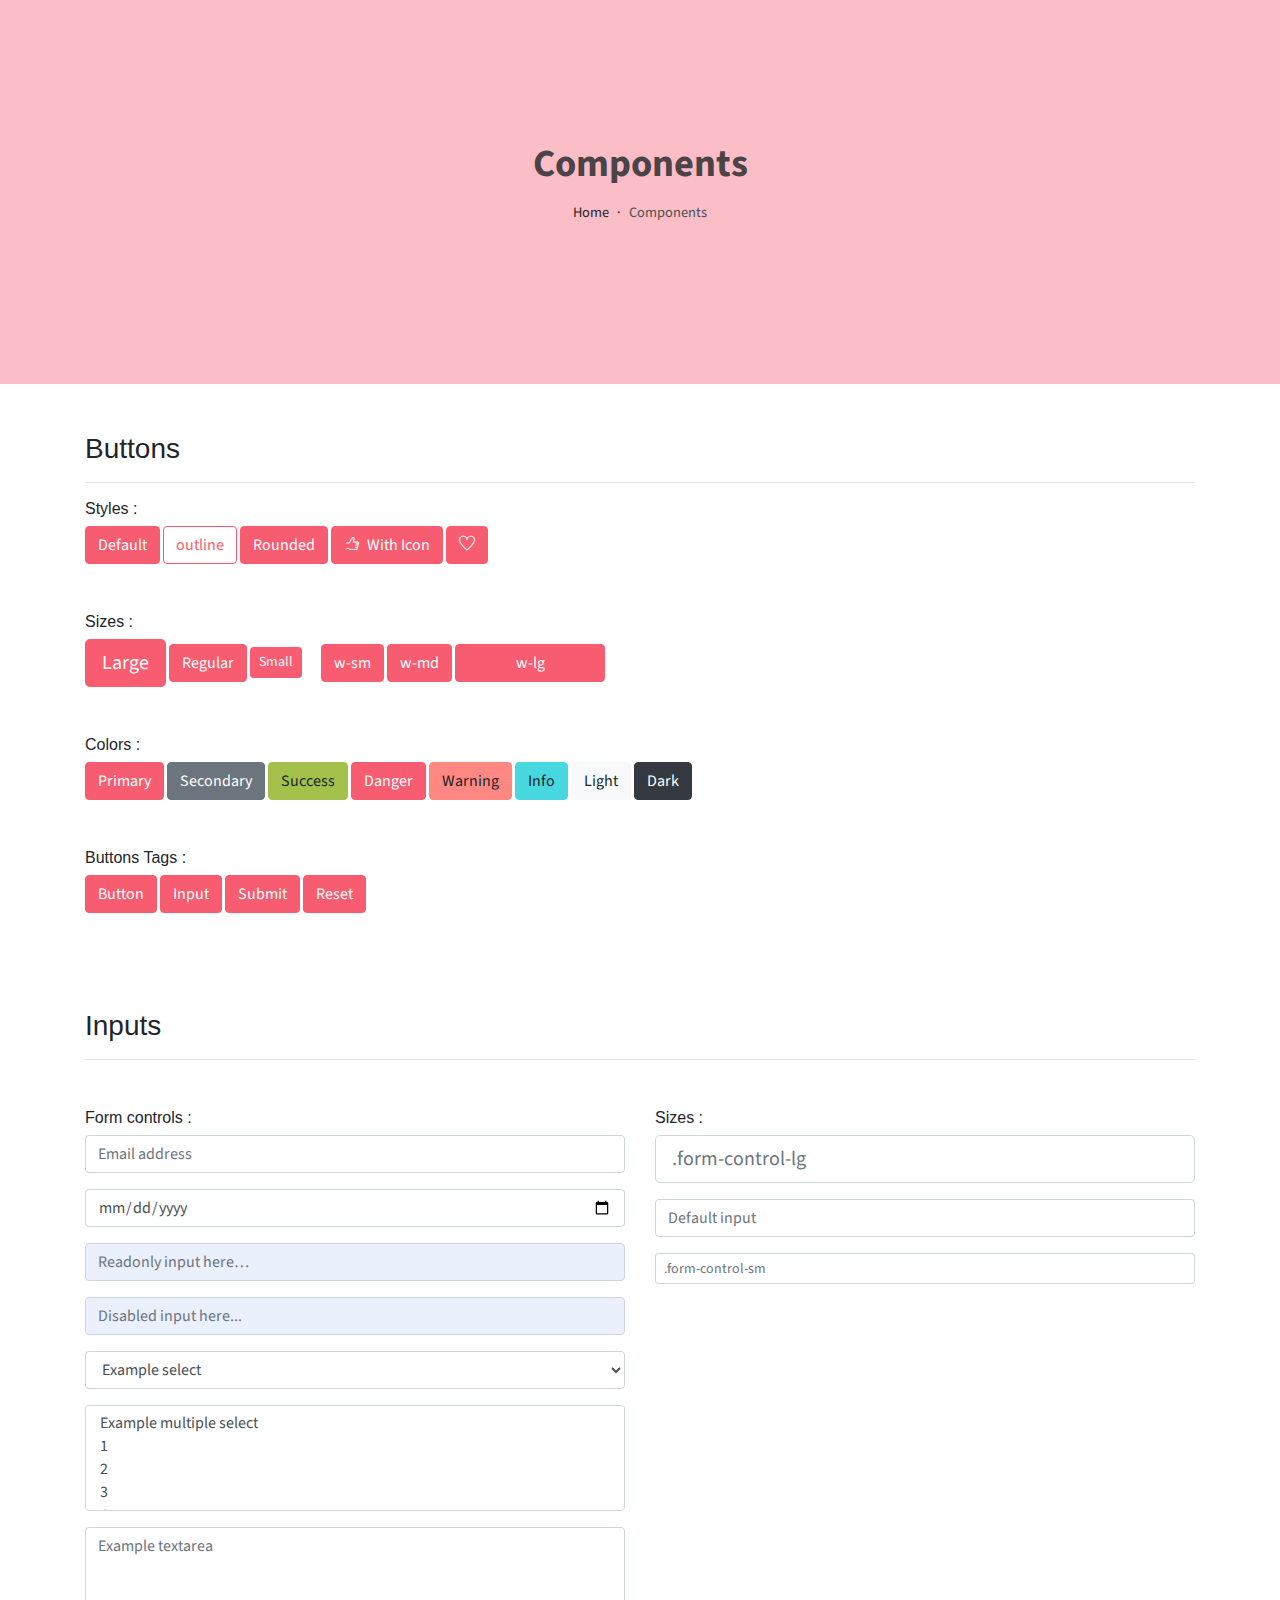
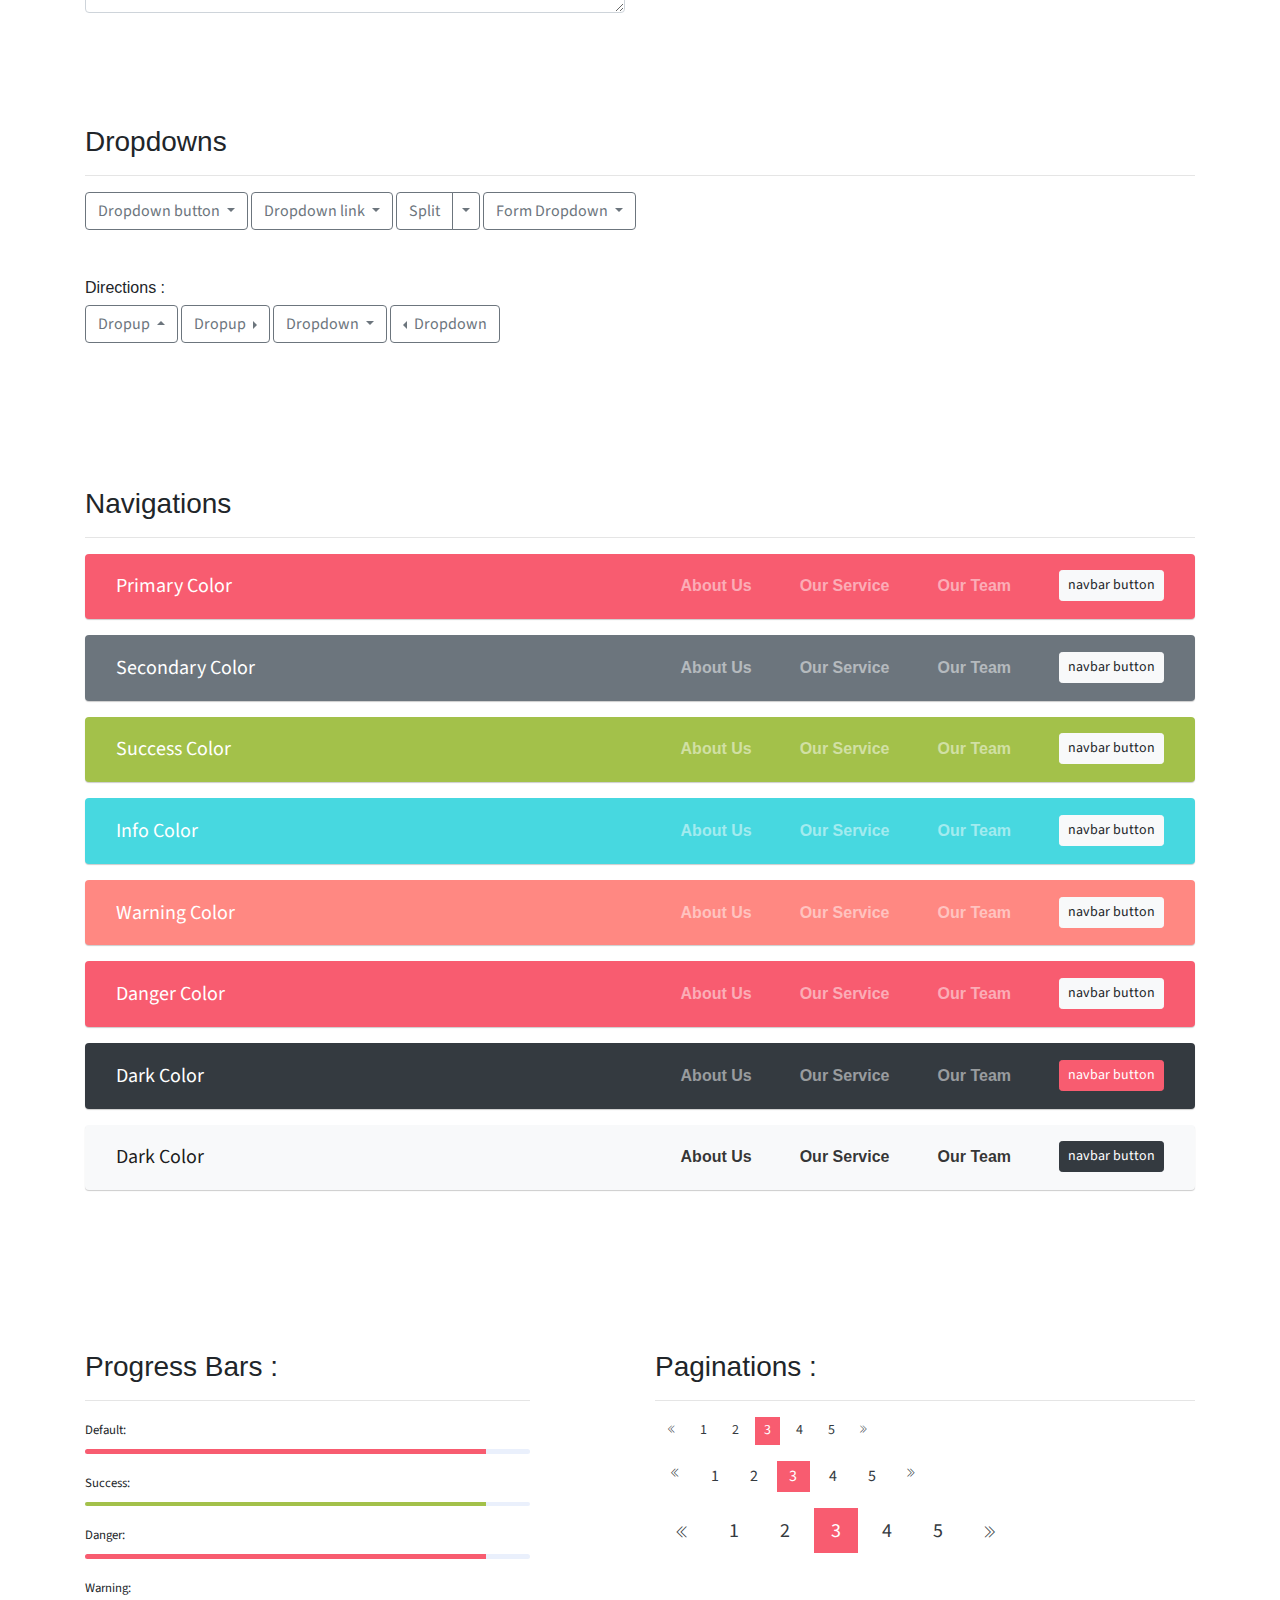
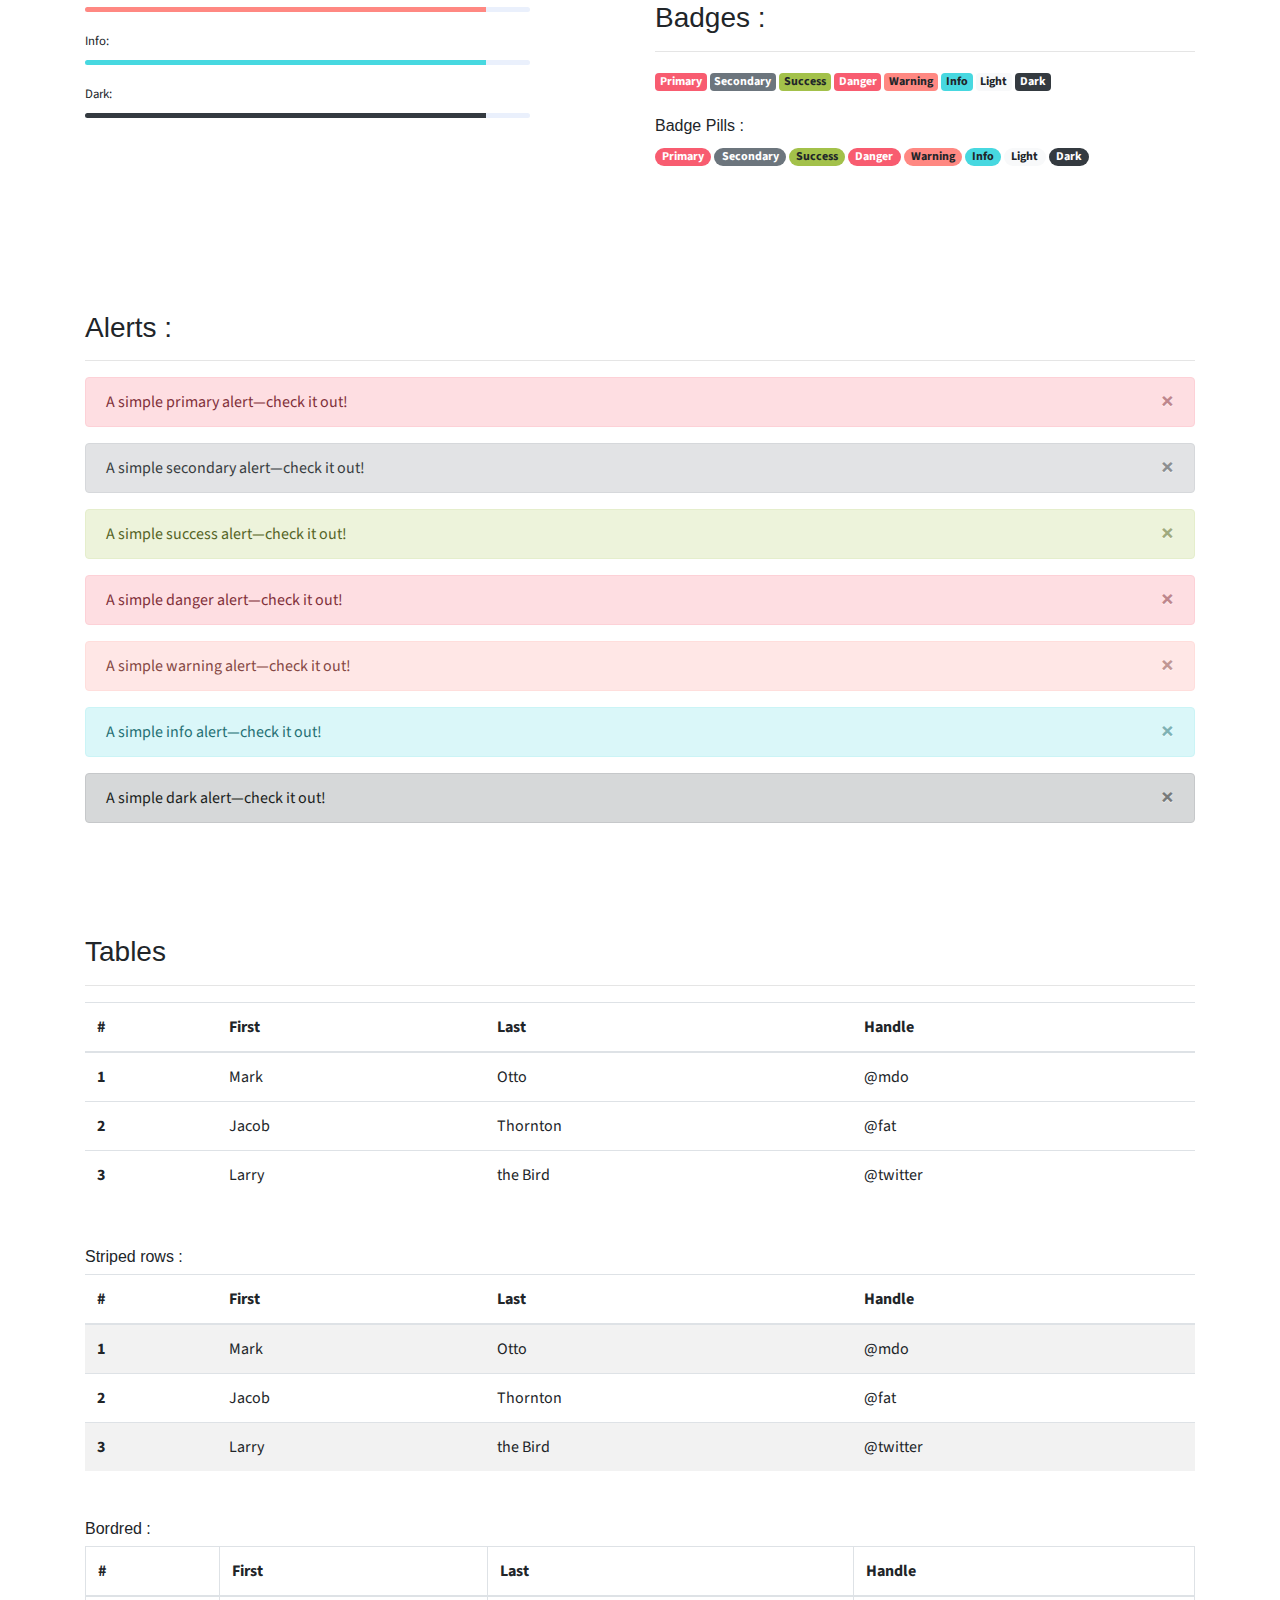
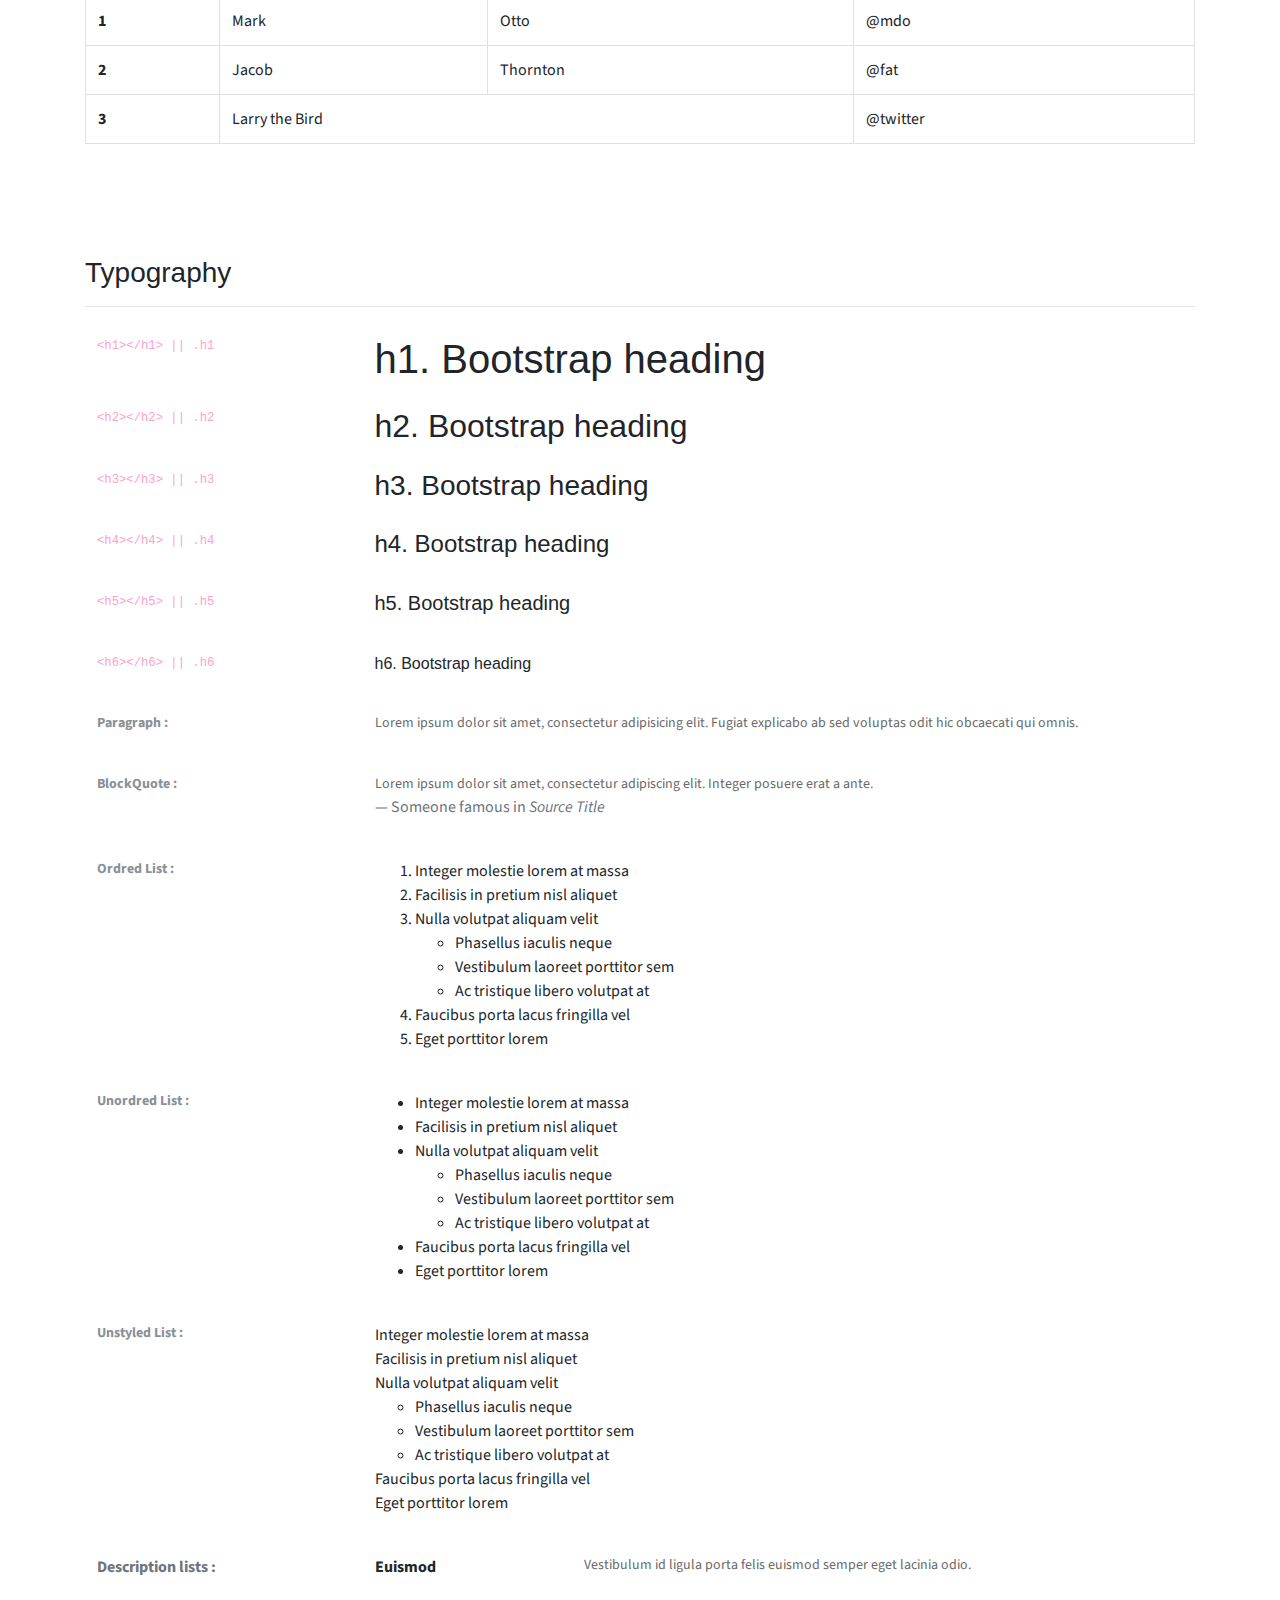
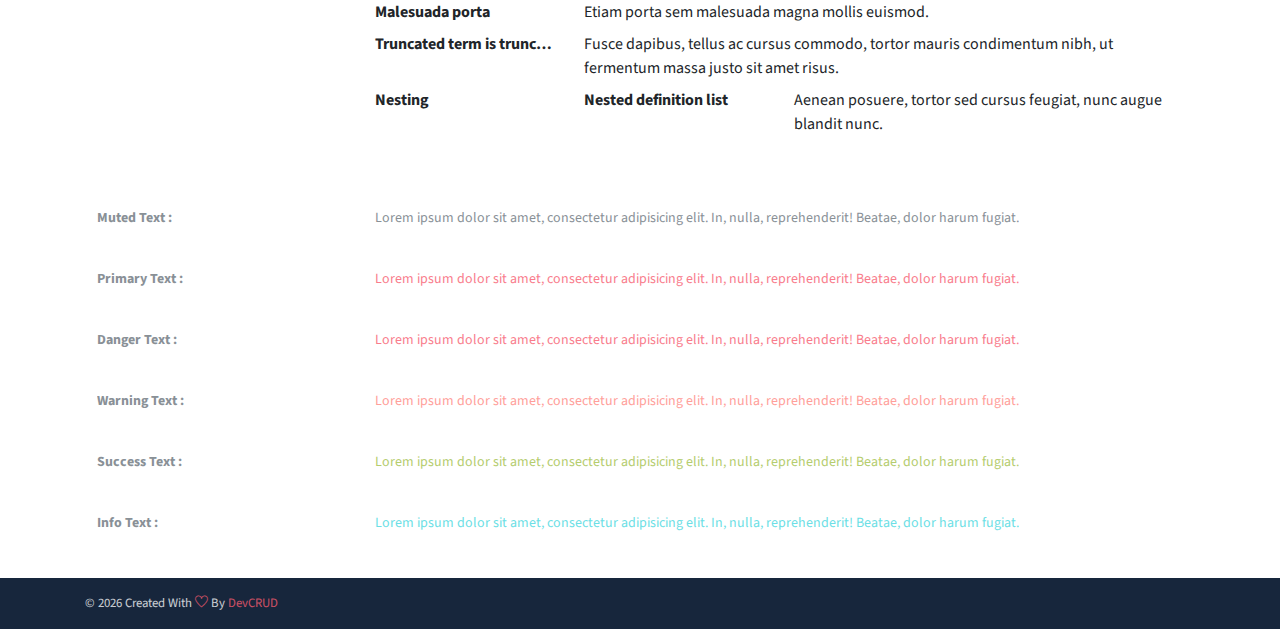
<file: components.html>
<!DOCTYPE html>
<html lang="en">
<head>
   <meta charset="utf-8">
   <meta name="viewport" content="width=device-width, initial-scale=1, shrink-to-fit=no">
   <meta name="description" content="Start your development with Liv Miao landing page.">
   <meta name="author" content="Devcrud">
   <title>Liv Miao Landing page | Components</title>
   <link rel="icon" href="assets/imgs/favicon.png" type="image/png">
   <!-- font icons -->
   <link rel="stylesheet" href="assets/vendors/themify-icons/css/themify-icons.css">
   <!-- Bootstrap + Steller  -->
   <link rel="stylesheet" href="assets/css/johndoe.css">
</head>
<body>

   <!-- Page Header -->
   <header class="header header-mini">
      <div class="header-title">Components</div>
      <nav aria-label="breadcrumb">
         <ol class="breadcrumb">
            <li class="breadcrumb-item"><a href="/">Home</a></li>
            <li class="breadcrumb-item active" aria-current="page">Components</li>
         </ol>
      </nav>
   </header> <!-- End Of Page Header -->

   <!-- main content -->
   <div class="container">

      <!-- Buttons -->
      <h3 class="mt-5">Buttons</h3>
      <hr>
      <h6 class="section-secondary-title">Styles :</h6>
      <button class="btn btn-primary">Default</button>
      <button class="btn btn-outline-primary">outline</button>
      <button class="btn btn-primary rounded">Rounded</button>
      <button class="btn btn-primary rounded"><i class="ti-thumb-up pr-1"></i> With Icon</button>
      <button class="btn btn-primary circle"><i class="ti-heart"></i></button>

      <h6 class="section-secondary-title mt-5">Sizes :</h6>
      <button class="btn btn-primary btn-lg">Large</button>
      <button class="btn btn-primary ">Regular</button>
      <button class="btn btn-primary btn-sm">Small</button>
      <button class="btn btn-primary w-sm ml-3">w-sm</button>
      <button class="btn btn-primary w-md">w-md</button>
      <button class="btn btn-primary w-lg">w-lg</button>

      <h6 class="section-secondary-title mt-5">Colors :</h6>
      <button type="button" class="btn btn-primary">Primary</button>
      <button type="button" class="btn btn-secondary">Secondary</button>
      <button type="button" class="btn btn-success">Success</button>
      <button type="button" class="btn btn-danger">Danger</button>
      <button type="button" class="btn btn-warning">Warning</button>
      <button type="button" class="btn btn-info">Info</button>
      <button type="button" class="btn btn-light">Light</button>
      <button type="button" class="btn btn-dark">Dark</button>

      <h6 class="section-secondary-title mt-5">Buttons Tags :</h6>
      <button class="btn btn-primary" type="submit">Button</button>
      <input class="btn btn-primary" type="button" value="Input">
      <input class="btn btn-primary" type="submit" value="Submit">
      <input class="btn btn-primary" type="reset" value="Reset">

      <!-- devider -->
      <div class="py-5"></div>

      <!-- Inputs -->
      <h3>Inputs</h3>
      <hr>
      <div class="row mt-5">
         <div class="col-md-6">
            <h6 class="section-secondary-title">Form controls :</h6>
            <div class="form-group">
               <input type="email" class="form-control" id="exampleFormControlInput1" placeholder="Email address">
            </div>
            <div class="form-group">
               <input type="date" class="form-control" id="exampleFormControlInput1" placeholder="Date">
            </div>
            <div class="form-group">
               <input class="form-control" type="text" placeholder="Readonly input here…" readonly>
            </div>
            <div class="form-group">
               <input class="form-control" id="disabledInput" type="text" placeholder="Disabled input here..." disabled>
            </div>
            <div class="form-group">
               <select class="form-control" id="exampleFormControlSelect1">
                  <option>Example select</option>
                  <option>1</option>
                  <option>2</option>
                  <option>3</option>
                  <option>4</option>
                  <option>5</option>
               </select>
            </div>
            <div class="form-group">
               <select multiple class="form-control" id="exampleFormControlSelect2">
                  <option>Example multiple select</option>
                  <option>1</option>
                  <option>2</option>
                  <option>3</option>
                  <option>4</option>
                  <option>5</option>
               </select>
            </div>
            <div class="form-group">
               <textarea class="form-control" id="exampleFormControlTextarea1" rows="3" placeholder="Example textarea"></textarea>
            </div>
         </div>
         <div class="col-md-6">
            <h6 class="section-secondary-title">Sizes :</h6>
            <div class="form-group">
               <input class="form-control form-control-lg" type="text" placeholder=".form-control-lg">
            </div>
            <div class="form-group">
               <input class="form-control" type="text" placeholder="Default input">
            </div>
            <div class="form-group">
               <input class="form-control form-control-sm" type="text" placeholder=".form-control-sm">
            </div>
         </div>
      </div> <!-- end of inputs -->

      <!-- devider -->
      <div class="py-5"></div>

      <!-- Dropdowns -->
      <h3 class="components-section-title font-weight-normal">Dropdowns</h3>
      <hr>
      <div class="dropdown d-inline-block">
         <button class="btn btn-outline-secondary dropdown-toggle" type="button" id="dropdownMenuButton" data-toggle="dropdown" aria-haspopup="true" aria-expanded="false">
         Dropdown button
         </button>
         <div class="dropdown-menu" aria-labelledby="dropdownMenuButton">
         <a class="dropdown-item" href="#">Action</a>
         <a class="dropdown-item" href="#">Another action</a>
         <a class="dropdown-item" href="#">Something else here</a>
         </div>
      </div>
      <div class="dropdown d-inline-block">
         <a class="btn btn-outline-secondary dropdown-toggle" href="#" role="button" id="dropdownMenuLink" data-toggle="dropdown" aria-haspopup="true" aria-expanded="false">
            Dropdown link
         </a>
         <div class="dropdown-menu" aria-labelledby="dropdownMenuLink">
            <a class="dropdown-item" href="#">Action</a>
            <a class="dropdown-item" href="#">Another action</a>
            <a class="dropdown-item" href="#">Something else here</a>
         </div>
      </div>
      <div class="btn-group">
         <button type="button" class="btn btn-outline-secondary">Split</button>
         <button type="button" class="btn btn-outline-secondary dropdown-toggle dropdown-toggle-split" data-toggle="dropdown" aria-haspopup="true" aria-expanded="false">
         <span class="sr-only">Toggle Dropdown</span>
         </button>
         <div class="dropdown-menu">
            <a class="dropdown-item" href="#">Action</a>
            <a class="dropdown-item" href="#">Another action</a>
            <a class="dropdown-item" href="#">Something else here</a>
            <div class="dropdown-divider"></div>
            <a class="dropdown-item" href="#">Separated link</a>
         </div>
      </div>
      <div class="btn-group">
         <button class="btn btn-outline-secondary dropdown-toggle" type="button" id="dropdownMenuButton" data-toggle="dropdown" aria-haspopup="true" aria-expanded="false">
            Form Dropdown
         </button>
         <div class="dropdown-menu form">
            <form class="px-4 py-3">
               <div class="form-group">
                  <input type="email" class="form-control" id="exampleDropdownFormEmail1" placeholder="email@example.com">
               </div>
               <div class="form-group">
                  <input type="password" class="form-control" id="exampleDropdownFormPassword1" placeholder="Password">
               </div>
               <div class="form-check mb-3">
                  <input type="checkbox" class="form-check-input" id="dropdownCheck">
                  <label class="form-check-label" for="dropdownCheck">
                     Remember me
                  </label>
               </div>
               <button type="submit" class="btn btn-primary btn-block">Sign in</button>
            </form>
            <div class="dropdown-divider"></div>
            <a class="dropdown-item" href="#"><small>New around here? Sign up</small></a>
            <a class="dropdown-item" href="#"><small>Forgot password?</small></a>
         </div>
      </div>
      <h6 class="section-secondary-title mt-5">Directions :</h6>
      <div class="btn-group dropup">
         <button type="button" class="btn btn-outline-secondary dropdown-toggle" data-toggle="dropdown" aria-haspopup="true" aria-expanded="false">
            Dropup
         </button>
         <div class="dropdown-menu">
            <a class="dropdown-item" href="#">Action</a>
            <a class="dropdown-item" href="#">Another action</a>
            <a class="dropdown-item" href="#">Something else here</a>
            <div class="dropdown-divider"></div>
            <a class="dropdown-item" href="#">Separated link</a>
         </div>
      </div>
      <div class="btn-group dropright">
         <button type="button" class="btn btn-outline-secondary dropdown-toggle" data-toggle="dropdown" aria-haspopup="true" aria-expanded="false">
            Dropup
         </button>
         <div class="dropdown-menu">
            <a class="dropdown-item" href="#">Action</a>
            <a class="dropdown-item" href="#">Another action</a>
            <a class="dropdown-item" href="#">Something else here</a>
            <div class="dropdown-divider"></div>
            <a class="dropdown-item" href="#">Separated link</a>
         </div>
      </div>
      <div class="btn-group">
         <button type="button" class="btn btn-outline-secondary dropdown-toggle" data-toggle="dropdown" aria-haspopup="true" aria-expanded="false">
            Dropdown
         </button>
         <div class="dropdown-menu">
            <a class="dropdown-item" href="#">Action</a>
            <a class="dropdown-item" href="#">Another action</a>
            <a class="dropdown-item" href="#">Something else here</a>
            <div class="dropdown-divider"></div>
            <a class="dropdown-item" href="#">Separated link</a>
         </div>
      </div>
      <div class="btn-group dropleft">
         <button type="button" class="btn btn-outline-secondary dropdown-toggle" data-toggle="dropdown" aria-haspopup="true" aria-expanded="false">
            Dropdown
         </button>
         <div class="dropdown-menu">
            <a class="dropdown-item" href="#">Action</a>
            <a class="dropdown-item" href="#">Another action</a>
            <a class="dropdown-item" href="#">Something else here</a>
            <div class="dropdown-divider"></div>
            <a class="dropdown-item" href="#">Separated link</a>
         </div>
      </div> <!-- end of Dropdowns -->

      <!-- devider -->
      <div class="py-5"></div>

      <!-- navbars -->
      <h3 class="components-section-title font-weight-normal mt-5">Navigations</h3>
      <hr>
      <nav class="navbar navbar-expand-sm navbar-dark bg-primary rounded shadow mb-3">
         <div class="container">
            <a class="navbar-brand" href="#">Primary Color</a>
            <button class="navbar-toggler ml-auto" type="button" data-toggle="collapse" data-target="#navbarSupportedContent" aria-controls="navbarSupportedContent" aria-expanded="false" aria-label="Toggle navigation">
            <span class="navbar-toggler-icon"></span>
            </button>
            <div class="collapse navbar-collapse" id="navbarSupportedContent">
               <ul class="navbar-nav ml-auto">
                  <li class="nav-item">
                     <a class="nav-link" href="#about">About Us</a>
                  </li>
                  <li class="nav-item">
                     <a class="nav-link" href="#service">Our Service</a>
                  </li>
                  <li class="nav-item">
                     <a class="nav-link" href="#team">Our Team</a>
                  </li>
                  <li class="nav-item">
                     <a href="#book-table" class="ml-4 mt-1 btn btn-light btn-sm">navbar button</a>
                  </li>
               </ul>
            </div>
         </div>
      </nav>
      <nav class="navbar navbar-expand-sm navbar-dark bg-secondary rounded shadow mb-3">
         <div class="container">
            <a class="navbar-brand" href="#">Secondary Color</a>
            <button class="navbar-toggler ml-auto" type="button" data-toggle="collapse" data-target="#navbarSupportedContent" aria-controls="navbarSupportedContent" aria-expanded="false" aria-label="Toggle navigation">
            <span class="navbar-toggler-icon"></span>
            </button>
            <div class="collapse navbar-collapse" id="navbarSupportedContent">
               <ul class="navbar-nav ml-auto">
                  <li class="nav-item">
                     <a class="nav-link" href="#about">About Us</a>
                  </li>
                  <li class="nav-item">
                     <a class="nav-link" href="#service">Our Service</a>
                  </li>
                  <li class="nav-item">
                     <a class="nav-link" href="#team">Our Team</a>
                  </li>
                  <li class="nav-item">
                     <a href="#book-table" class="ml-4 mt-1 btn btn-light btn-sm">navbar button</a>
                  </li>
               </ul>
            </div>
         </div>
      </nav>
      <nav class="navbar navbar-expand-sm navbar-dark bg-success rounded shadow mb-3">
         <div class="container">
            <a class="navbar-brand" href="#">Success Color</a>
            <button class="navbar-toggler ml-auto" type="button" data-toggle="collapse" data-target="#navbarSupportedContent" aria-controls="navbarSupportedContent" aria-expanded="false" aria-label="Toggle navigation">
            <span class="navbar-toggler-icon"></span>
            </button>
            <div class="collapse navbar-collapse" id="navbarSupportedContent">
               <ul class="navbar-nav ml-auto">
                  <li class="nav-item">
                     <a class="nav-link" href="#about">About Us</a>
                  </li>
                  <li class="nav-item">
                     <a class="nav-link" href="#service">Our Service</a>
                  </li>
                  <li class="nav-item">
                     <a class="nav-link" href="#team">Our Team</a>
                  </li>
                  <li class="nav-item">
                     <a href="#book-table" class="ml-4 mt-1 btn btn-light btn-sm">navbar button</a>
                  </li>
               </ul>
            </div>
         </div>
      </nav>
      <nav class="navbar navbar-expand-sm navbar-dark bg-info rounded shadow mb-3">
         <div class="container">
            <a class="navbar-brand" href="#">Info Color</a>
            <button class="navbar-toggler ml-auto" type="button" data-toggle="collapse" data-target="#navbarSupportedContent" aria-controls="navbarSupportedContent" aria-expanded="false" aria-label="Toggle navigation">
            <span class="navbar-toggler-icon"></span>
            </button>
            <div class="collapse navbar-collapse" id="navbarSupportedContent">
               <ul class="navbar-nav ml-auto">
                  <li class="nav-item">
                     <a class="nav-link" href="#about">About Us</a>
                  </li>
                  <li class="nav-item">
                     <a class="nav-link" href="#service">Our Service</a>
                  </li>
                  <li class="nav-item">
                     <a class="nav-link" href="#team">Our Team</a>
                  </li>
                  <li class="nav-item">
                     <a href="#book-table" class="ml-4 mt-1 btn btn-light btn-sm">navbar button</a>
                  </li>
               </ul>
            </div>
         </div>
      </nav>
      <nav class="navbar navbar-expand-sm navbar-dark bg-warning rounded shadow mb-3">
         <div class="container">
            <a class="navbar-brand" href="#">Warning Color</a>
            <button class="navbar-toggler ml-auto" type="button" data-toggle="collapse" data-target="#navbarSupportedContent" aria-controls="navbarSupportedContent" aria-expanded="false" aria-label="Toggle navigation">
            <span class="navbar-toggler-icon"></span>
            </button>
            <div class="collapse navbar-collapse" id="navbarSupportedContent">
               <ul class="navbar-nav ml-auto">
                  <li class="nav-item">
                     <a class="nav-link" href="#about">About Us</a>
                  </li>
                  <li class="nav-item">
                     <a class="nav-link" href="#service">Our Service</a>
                  </li>
                  <li class="nav-item">
                     <a class="nav-link" href="#team">Our Team</a>
                  </li>
                  <li class="nav-item">
                     <a href="#book-table" class="ml-4 mt-1 btn btn-light btn-sm">navbar button</a>
                  </li>
               </ul>
            </div>
         </div>
      </nav>
      <nav class="navbar navbar-expand-sm navbar-dark bg-danger rounded shadow mb-3">
         <div class="container">
            <a class="navbar-brand" href="#">Danger Color</a>
            <button class="navbar-toggler ml-auto" type="button" data-toggle="collapse" data-target="#navbarSupportedContent" aria-controls="navbarSupportedContent" aria-expanded="false" aria-label="Toggle navigation">
            <span class="navbar-toggler-icon"></span>
            </button>
            <div class="collapse navbar-collapse" id="navbarSupportedContent">
               <ul class="navbar-nav ml-auto">
                  <li class="nav-item">
                     <a class="nav-link" href="#about">About Us</a>
                  </li>
                  <li class="nav-item">
                     <a class="nav-link" href="#service">Our Service</a>
                  </li>
                  <li class="nav-item">
                     <a class="nav-link" href="#team">Our Team</a>
                  </li>
                  <li class="nav-item">
                     <a href="#book-table" class="ml-4 mt-1 btn btn-light btn-sm">navbar button</a>
                  </li>
               </ul>
            </div>
         </div>
      </nav>
      <nav class="navbar navbar-expand-sm navbar-dark bg-dark rounded shadow mb-3">
         <div class="container">
            <a class="navbar-brand" href="#">Dark Color</a>
            <button class="navbar-toggler ml-auto" type="button" data-toggle="collapse" data-target="#navbarSupportedContent" aria-controls="navbarSupportedContent" aria-expanded="false" aria-label="Toggle navigation">
            <span class="navbar-toggler-icon"></span>
            </button>
            <div class="collapse navbar-collapse" id="navbarSupportedContent">
               <ul class="navbar-nav ml-auto">
                  <li class="nav-item">
                     <a class="nav-link" href="#about">About Us</a>
                  </li>
                  <li class="nav-item">
                     <a class="nav-link" href="#service">Our Service</a>
                  </li>
                  <li class="nav-item">
                     <a class="nav-link" href="#team">Our Team</a>
                  </li>
                  <li class="nav-item">
                     <a href="#book-table" class="ml-4 mt-1 btn btn-primary btn-sm">navbar button</a>
                  </li>
               </ul>
            </div>
         </div>
      </nav>
      <nav class="navbar navbar-expand-sm navbar-light bg-light rounded shadow mb-3">
         <div class="container">
            <a class="navbar-brand" href="#">Dark Color</a>
            <button class="navbar-toggler ml-auto" type="button" data-toggle="collapse" data-target="#navbarSupportedContent" aria-controls="navbarSupportedContent" aria-expanded="false" aria-label="Toggle navigation">
            <span class="navbar-toggler-icon"></span>
            </button>
            <div class="collapse navbar-collapse" id="navbarSupportedContent">
               <ul class="navbar-nav ml-auto">
                  <li class="nav-item">
                     <a class="nav-link" href="#about">About Us</a>
                  </li>
                  <li class="nav-item">
                     <a class="nav-link" href="#service">Our Service</a>
                  </li>
                  <li class="nav-item">
                     <a class="nav-link" href="#team">Our Team</a>
                  </li>
                  <li class="nav-item">
                     <a href="#book-table" class="ml-4 mt-1 btn btn-dark btn-sm">navbar button</a>
                  </li>
               </ul>
            </div>
         </div>
      </nav>
      <!-- End of navbars -->

      <!-- devider -->
      <div class="py-5"></div>

      <!-- progress bars -->
      <div class="row justify-content-between">
         <div class="col-md-5">
            <h3 class="components-section-title font-weight-normal mt-5">Progress Bars :</h3>
            <hr>
            <small>Default: </small>
            <div class="progress mt-2 mb-3">
               <div class="progress-bar" role="progressbar" style="width: 90%" aria-valuenow="25" aria-valuemin="0" aria-valuemax="100"></div>
            </div>
            <small>Success:</small>
            <div class="progress mt-2 mb-3">
               <div class="progress-bar bg-success" role="progressbar" style="width: 90%" aria-valuenow="25" aria-valuemin="0" aria-valuemax="100"></div>
            </div>
            <small>Danger:</small>
            <div class="progress mt-2 mb-3">
               <div class="progress-bar bg-danger" role="progressbar" style="width: 90%" aria-valuenow="25" aria-valuemin="0" aria-valuemax="100"></div>
            </div>
            <small>Warning:</small>
            <div class="progress mt-2 mb-3">
               <div class="progress-bar bg-warning" role="progressbar" style="width: 90%" aria-valuenow="25" aria-valuemin="0" aria-valuemax="100"></div>
            </div>
            <small>Info:</small>
            <div class="progress mt-2 mb-3">
               <div class="progress-bar bg-info" role="progressbar" style="width: 90%" aria-valuenow="25" aria-valuemin="0" aria-valuemax="100"></div>
            </div>
            <small>Dark:</small>
            <div class="progress mt-2 mb-3">
               <div class="progress-bar bg-dark" role="progressbar" style="width: 90%" aria-valuenow="25" aria-valuemin="0" aria-valuemax="100"></div>
            </div>
         </div>
         <div class="col-md-6">
            <h3 class="components-section-title font-weight-normal mt-5">Paginations :</h3>
            <hr>
            <nav aria-label="Page navigation example">
               <ul class="pagination pagination-sm">
                  <li class="page-item"><a class="page-link" href="#"><i class="ti-angle-double-left"></i></a></li>
                  <li class="page-item"><a class="page-link" href="#">1</a></li>
                  <li class="page-item"><a class="page-link" href="#">2</a></li>
                  <li class="page-item active"><a class="page-link" href="#">3</a></li>
                  <li class="page-item"><a class="page-link" href="#">4</a></li>
                  <li class="page-item"><a class="page-link" href="#">5</a></li>
                  <li class="page-item"><a class="page-link" href="#"><i class="ti-angle-double-right"></i></a></li>
               </ul>
            </nav>
            <nav aria-label="Page navigation example">
               <ul class="pagination">
               <li class="page-item"><a class="page-link" href="#"><i class="ti-angle-double-left"></i></a></li>
                  <li class="page-item"><a class="page-link" href="#">1</a></li>
                  <li class="page-item"><a class="page-link" href="#">2</a></li>
                  <li class="page-item active"><a class="page-link" href="#">3</a></li>
                  <li class="page-item"><a class="page-link" href="#">4</a></li>
                  <li class="page-item"><a class="page-link" href="#">5</a></li>
                  <li class="page-item"><a class="page-link" href="#"><i class="ti-angle-double-right"></i></a></li>
               </ul>
            </nav>
            <nav aria-label="Page navigation example">
               <ul class="pagination pagination-lg">
                  <li class="page-item"><a class="page-link" href="#"><i class="ti-angle-double-left"></i></a></li>
                  <li class="page-item"><a class="page-link" href="#">1</a></li>
                  <li class="page-item"><a class="page-link" href="#">2</a></li>
                  <li class="page-item active"><a class="page-link" href="#">3</a></li>
                  <li class="page-item"><a class="page-link" href="#">4</a></li>
                  <li class="page-item"><a class="page-link" href="#">5</a></li>
                  <li class="page-item"><a class="page-link" href="#"><i class="ti-angle-double-right"></i></a></li>
               </ul>
            </nav>

            <!-- Badges -->
            <h3 class="components-section-title font-weight-normal mt-5">Badges :</h3>
            <hr>
            <span class="badge badge-primary">Primary</span>
            <span class="badge badge-secondary">Secondary</span>
            <span class="badge badge-success">Success</span>
            <span class="badge badge-danger">Danger</span>
            <span class="badge badge-warning">Warning</span>
            <span class="badge badge-info">Info</span>
            <span class="badge badge-light">Light</span>
            <span class="badge badge-dark">Dark</span>
            <h6 class="section-secondary-title mt-4 mb-2">Badge Pills :</h6>
            <span class="badge badge-pill badge-primary">Primary</span>
            <span class="badge badge-pill badge-secondary">Secondary</span>
            <span class="badge badge-pill badge-success">Success</span>
            <span class="badge badge-pill badge-danger">Danger</span>
            <span class="badge badge-pill badge-warning">Warning</span>
            <span class="badge badge-pill badge-info">Info</span>
            <span class="badge badge-pill badge-light">Light</span>
            <span class="badge badge-pill badge-dark">Dark</span>
         </div>
      </div> <!-- End of Progress bars -->

      <!-- devider -->
      <div class="py-5"></div>

      <!-- Alerts -->
      <h3 class="components-section-title font-weight-normal mt-5">Alerts :</h3>
      <hr>
      <div class="alert alert-primary alert-dismissible fade show" role="alert">
         A simple primary alert—check it out!
         <button type="button" class="close" data-dismiss="alert" aria-label="Close">
            <span aria-hidden="true">&times;</span>
         </button>
      </div>
      <div class="alert alert-secondary alert-dismissible fade show" role="alert">
         A simple secondary alert—check it out!
         <button type="button" class="close" data-dismiss="alert" aria-label="Close">
            <span aria-hidden="true">&times;</span>
         </button>
      </div>
      <div class="alert alert-success alert-dismissible fade show" role="alert">
         A simple success alert—check it out!
         <button type="button" class="close" data-dismiss="alert" aria-label="Close">
            <span aria-hidden="true">&times;</span>
         </button>
      </div>
      <div class="alert alert-danger alert-dismissible fade show" role="alert">
         A simple danger alert—check it out!
         <button type="button" class="close" data-dismiss="alert" aria-label="Close">
            <span aria-hidden="true">&times;</span>
         </button>
      </div>
      <div class="alert alert-warning alert-dismissible fade show" role="alert">
         A simple warning alert—check it out!
         <button type="button" class="close" data-dismiss="alert" aria-label="Close">
            <span aria-hidden="true">&times;</span>
         </button>
      </div>
      <div class="alert alert-info alert-dismissible fade show" role="alert">
         A simple info alert—check it out!
         <button type="button" class="close" data-dismiss="alert" aria-label="Close">
            <span aria-hidden="true">&times;</span>
         </button>
      </div>
      <div class="alert alert-dark alert-dismissible fade show" role="alert">
         A simple dark alert—check it out!
         <button type="button" class="close" data-dismiss="alert" aria-label="Close">
            <span aria-hidden="true">&times;</span>
         </button>
      </div>
      <!-- end of alerts -->

      <!-- devider -->
      <div class="py-5"></div>

      <!-- tables -->
      <h3 class="components-section-title">Tables</h3>
      <hr>
      <table class="table">
         <thead>
            <tr>
               <th scope="col">#</th>
               <th scope="col">First</th>
               <th scope="col">Last</th>
               <th scope="col">Handle</th>
            </tr>
         </thead>
         <tbody>
            <tr>
               <th scope="row">1</th>
               <td>Mark</td>
               <td>Otto</td>
               <td>@mdo</td>
            </tr>
            <tr>
               <th scope="row">2</th>
               <td>Jacob</td>
               <td>Thornton</td>
               <td>@fat</td>
            </tr>
            <tr>
               <th scope="row">3</th>
               <td>Larry</td>
               <td>the Bird</td>
               <td>@twitter</td>
            </tr>
         </tbody>
      </table>

      <h6 class="section-secondary-title mt-5">Striped rows :</h6>
      <table class="table table-striped">
         <thead>
            <tr>
               <th scope="col">#</th>
               <th scope="col">First</th>
               <th scope="col">Last</th>
               <th scope="col">Handle</th>
            </tr>
         </thead>
         <tbody>
            <tr>
               <th scope="row">1</th>
               <td>Mark</td>
               <td>Otto</td>
               <td>@mdo</td>
            </tr>
            <tr>
               <th scope="row">2</th>
               <td>Jacob</td>
               <td>Thornton</td>
               <td>@fat</td>
            </tr>
            <tr>
               <th scope="row">3</th>
               <td>Larry</td>
               <td>the Bird</td>
               <td>@twitter</td>
            </tr>
         </tbody>
      </table>

      <h6 class="section-secondary-title mt-5">Bordred :</h6>
      <table class="table table-bordered">
         <thead>
            <tr>
               <th scope="col">#</th>
               <th scope="col">First</th>
               <th scope="col">Last</th>
               <th scope="col">Handle</th>
            </tr>
         </thead>
         <tbody>
            <tr>
               <th scope="row">1</th>
               <td>Mark</td>
               <td>Otto</td>
               <td>@mdo</td>
            </tr>
            <tr>
               <th scope="row">2</th>
               <td>Jacob</td>
               <td>Thornton</td>
               <td>@fat</td>
            </tr>
            <tr>
               <th scope="row">3</th>
               <td colspan="2">Larry the Bird</td>
               <td>@twitter</td>
            </tr>
         </tbody>
      </table>
      <!-- end of tables -->

      <!-- devider -->
      <div class="py-5"></div>

      <!-- typography -->
      <h3 class="components-section-title">Typography</h3>
      <hr>

      <table class="table table-borderless v-align-center">
         <tbody>
            <tr>
               <td>
                  <p><code class="highlighter-rouge">&lt;h1&gt;&lt;/h1&gt; || .h1</code></p>
               </td>
               <td class="w-75"><span class="h1">h1. Bootstrap heading</span></td>
            </tr>
            <tr>
               <td>
                  <p><code class="highlighter-rouge">&lt;h2&gt;&lt;/h2&gt; || .h2</code></p>
               </td>
               <td><span class="h2">h2. Bootstrap heading</span></td>
            </tr>
            <tr>
               <td>
                  <p><code class="highlighter-rouge">&lt;h3&gt;&lt;/h3&gt; || .h3</code></p>
               </td>
               <td><span class="h3">h3. Bootstrap heading</span></td>
            </tr>
            <tr>
               <td>
                  <p><code class="highlighter-rouge">&lt;h4&gt;&lt;/h4&gt; || .h4</code></p>
               </td>
               <td><span class="h4">h4. Bootstrap heading</span></td>
            </tr>
            <tr>
               <td>
                  <p><code class="highlighter-rouge">&lt;h5&gt;&lt;/h5&gt; || .h5</code></p>
               </td>
               <td><span class="h5">h5. Bootstrap heading</span></td>
            </tr>
            <tr>
               <td>
                  <p><code class="highlighter-rouge">&lt;h6&gt;&lt;/h6&gt; || .h6</code></p>
               </td>
               <td><span class="h6">h6. Bootstrap heading</span></td>
            </tr>
            <tr>
               <td>
                  <p class="font-weight-bold text-muted">Paragraph :</p>
               </td>
               <td><p>Lorem ipsum dolor sit amet, consectetur adipisicing elit. Fugiat explicabo ab sed voluptas odit hic obcaecati qui omnis.</p></td>
            </tr>
            <tr>
               <td>
                  <p class="font-weight-bold text-muted">BlockQuote :</p>
               </td>
               <td>
                  <blockquote class="blockquote">
                     <p class="mb-0">Lorem ipsum dolor sit amet, consectetur adipiscing elit. Integer posuere erat a ante.</p>
                     <footer class="blockquote-footer">Someone famous in <cite title="Source Title">Source Title</cite></footer>
                  </blockquote>
               </td>
            </tr>


            <tr>
               <td><p class="font-weight-bold text-muted">Ordred List :</p></td>
               <td>
                  <ol>
                     <li>Integer molestie lorem at massa</li>
                     <li>Facilisis in pretium nisl aliquet</li>
                     <li>Nulla volutpat aliquam velit
                        <ul>
                           <li>Phasellus iaculis neque</li>
                           <li>Vestibulum laoreet porttitor sem</li>
                           <li>Ac tristique libero volutpat at</li>
                        </ul>
                     </li>
                     <li>Faucibus porta lacus fringilla vel</li>
                     <li>Eget porttitor lorem</li>
                  </ol>
               </td>
            </tr>
            <tr>
               <td><p class="font-weight-bold text-muted">Unordred List :</p></td>
               <td>
                  <ul >
                     <li>Integer molestie lorem at massa</li>
                     <li>Facilisis in pretium nisl aliquet</li>
                     <li>Nulla volutpat aliquam velit
                        <ul>
                           <li>Phasellus iaculis neque</li>
                           <li>Vestibulum laoreet porttitor sem</li>
                           <li>Ac tristique libero volutpat at</li>
                        </ul>
                     </li>
                     <li>Faucibus porta lacus fringilla vel</li>
                     <li>Eget porttitor lorem</li>
                  </ul>
               </td>
            </tr>
            <tr>
               <td><p class="font-weight-bold text-muted">Unstyled List :</p></td>
               <td>
                  <ul class="list-unstyled">
                     <li>Integer molestie lorem at massa</li>
                     <li>Facilisis in pretium nisl aliquet</li>
                     <li>Nulla volutpat aliquam velit
                        <ul>
                           <li>Phasellus iaculis neque</li>
                           <li>Vestibulum laoreet porttitor sem</li>
                           <li>Ac tristique libero volutpat at</li>
                        </ul>
                     </li>
                     <li>Faucibus porta lacus fringilla vel</li>
                     <li>Eget porttitor lorem</li>
                  </ul>
               </td>
            </tr>
            <tr>
               <td class="font-weight-bold text-muted">Description lists : </td>
               <td>
                  <dl class="row">
                     <dt class="col-sm-3">Euismod</dt>
                     <dd class="col-sm-9">
                        <p>Vestibulum id ligula porta felis euismod semper eget lacinia odio.</p>
                     </dd>

                     <dt class="col-sm-3">Malesuada porta</dt>
                     <dd class="col-sm-9">Etiam porta sem malesuada magna mollis euismod.</dd>

                     <dt class="col-sm-3 text-truncate">Truncated term is truncated</dt>
                     <dd class="col-sm-9">Fusce dapibus, tellus ac cursus commodo, tortor mauris condimentum nibh, ut fermentum massa justo sit amet risus.</dd>

                     <dt class="col-sm-3">Nesting</dt>
                     <dd class="col-sm-9">
                        <dl class="row">
                           <dt class="col-sm-4">Nested definition list</dt>
                           <dd class="col-sm-8">Aenean posuere, tortor sed cursus feugiat, nunc augue blandit nunc.</dd>
                        </dl>
                     </dd>
                  </dl>
               </td>
            </tr>
            <tr>
               <td>
                  <p class="font-weight-bold text-muted">Muted Text :</p>
               </td>
               <td>
                  <p class="text-muted">Lorem ipsum dolor sit amet, consectetur adipisicing elit. In, nulla, reprehenderit! Beatae, dolor harum fugiat.</p>
               </td>
            </tr>
            <tr>
               <td>
                  <p class="font-weight-bold text-muted">Primary Text :</p>
               </td>
               <td>
                  <p class="text-primary">Lorem ipsum dolor sit amet, consectetur adipisicing elit. In, nulla, reprehenderit! Beatae, dolor harum fugiat.</p>
               </td>
            </tr>
            <tr>
               <td>
                  <p class="font-weight-bold text-muted">Danger Text :</p>
               </td>
               <td>
                  <p class="text-danger">Lorem ipsum dolor sit amet, consectetur adipisicing elit. In, nulla, reprehenderit! Beatae, dolor harum fugiat.</p>
               </td>
            </tr>
            <tr>
               <td>
                  <p class="font-weight-bold text-muted">Warning Text :</p>
               </td>
               <td>
                  <p class="text-warning">Lorem ipsum dolor sit amet, consectetur adipisicing elit. In, nulla, reprehenderit! Beatae, dolor harum fugiat.</p>
               </td>
            </tr>
            <tr>
               <td>
                  <p class="font-weight-bold text-muted">Success Text :</p>
               </td>
               <td>
                  <p class="text-success">Lorem ipsum dolor sit amet, consectetur adipisicing elit. In, nulla, reprehenderit! Beatae, dolor harum fugiat.</p>
               </td>
            </tr>
            <tr>
               <td>
                  <p class="font-weight-bold text-muted">Info Text :</p>
               </td>
               <td>
                  <p class="text-info">Lorem ipsum dolor sit amet, consectetur adipisicing elit. In, nulla, reprehenderit! Beatae, dolor harum fugiat.</p>
               </td>
            </tr>
         </tbody>
      </table>
   </div>
   <!-- end of typography -->

   <!-- Page Footer -->
   <footer class="footer py-3">
        <div class="container">
            <p class="small mb-0 text-light">
                &copy; <script>document.write(new Date().getFullYear())</script> Created With <i class="ti-heart text-danger"></i> By <a href="http://devcrud.com" target="_blank"><span class="text-danger" title="Bootstrap 4 Themes and Dashboards">DevCRUD</span></a>
            </p>
        </div>
    </footer>
   <!-- End of Page Footer -->

   <!-- core  -->
   <script src="assets/vendors/jquery/jquery-3.4.1.js"></script>
   <script src="assets/vendors/bootstrap/bootstrap.bundle.js"></script>

</body>
</html>
</file>
<file: assets/vendors/themify-icons/css/themify-icons.css>
@font-face {
	font-family: 'themify';
	src:url("../fonts/themify.eot?-fvbane");
	src:url("../fonts/themify.eot?#iefix-fvbane") format("embedded-opentype"),
		url("../fonts/themify.woff?-fvbane") format("woff"),
		url("../fonts/themify.ttf?-fvbane") format("truetype"),
		url("../fonts/themify.svg?-fvbane#themify") format("svg");
	font-weight: normal;
	font-style: normal;
}

[class^="ti-"], [class*=" ti-"] {
	font-family: 'themify';
	speak: none;
	font-style: normal;
	font-weight: normal;
	font-variant: normal;
	text-transform: none;
	line-height: 1;

	/* Better Font Rendering =========== */
	-webkit-font-smoothing: antialiased;
	-moz-osx-font-smoothing: grayscale;
}

.ti-wand:before {
	content: "\e600";
}
.ti-volume:before {
	content: "\e601";
}
.ti-user:before {
	content: "\e602";
}
.ti-unlock:before {
	content: "\e603";
}
.ti-unlink:before {
	content: "\e604";
}
.ti-trash:before {
	content: "\e605";
}
.ti-thought:before {
	content: "\e606";
}
.ti-target:before {
	content: "\e607";
}
.ti-tag:before {
	content: "\e608";
}
.ti-tablet:before {
	content: "\e609";
}
.ti-star:before {
	content: "\e60a";
}
.ti-spray:before {
	content: "\e60b";
}
.ti-signal:before {
	content: "\e60c";
}
.ti-shopping-cart:before {
	content: "\e60d";
}
.ti-shopping-cart-full:before {
	content: "\e60e";
}
.ti-settings:before {
	content: "\e60f";
}
.ti-search:before {
	content: "\e610";
}
.ti-zoom-in:before {
	content: "\e611";
}
.ti-zoom-out:before {
	content: "\e612";
}
.ti-cut:before {
	content: "\e613";
}
.ti-ruler:before {
	content: "\e614";
}
.ti-ruler-pencil:before {
	content: "\e615";
}
.ti-ruler-alt:before {
	content: "\e616";
}
.ti-bookmark:before {
	content: "\e617";
}
.ti-bookmark-alt:before {
	content: "\e618";
}
.ti-reload:before {
	content: "\e619";
}
.ti-plus:before {
	content: "\e61a";
}
.ti-pin:before {
	content: "\e61b";
}
.ti-pencil:before {
	content: "\e61c";
}
.ti-pencil-alt:before {
	content: "\e61d";
}
.ti-paint-roller:before {
	content: "\e61e";
}
.ti-paint-bucket:before {
	content: "\e61f";
}
.ti-na:before {
	content: "\e620";
}
.ti-mobile:before {
	content: "\e621";
}
.ti-minus:before {
	content: "\e622";
}
.ti-medall:before {
	content: "\e623";
}
.ti-medall-alt:before {
	content: "\e624";
}
.ti-marker:before {
	content: "\e625";
}
.ti-marker-alt:before {
	content: "\e626";
}
.ti-arrow-up:before {
	content: "\e627";
}
.ti-arrow-right:before {
	content: "\e628";
}
.ti-arrow-left:before {
	content: "\e629";
}
.ti-arrow-down:before {
	content: "\e62a";
}
.ti-lock:before {
	content: "\e62b";
}
.ti-location-arrow:before {
	content: "\e62c";
}
.ti-link:before {
	content: "\e62d";
}
.ti-layout:before {
	content: "\e62e";
}
.ti-layers:before {
	content: "\e62f";
}
.ti-layers-alt:before {
	content: "\e630";
}
.ti-key:before {
	content: "\e631";
}
.ti-import:before {
	content: "\e632";
}
.ti-image:before {
	content: "\e633";
}
.ti-heart:before {
	content: "\e634";
}
.ti-heart-broken:before {
	content: "\e635";
}
.ti-hand-stop:before {
	content: "\e636";
}
.ti-hand-open:before {
	content: "\e637";
}
.ti-hand-drag:before {
	content: "\e638";
}
.ti-folder:before {
	content: "\e639";
}
.ti-flag:before {
	content: "\e63a";
}
.ti-flag-alt:before {
	content: "\e63b";
}
.ti-flag-alt-2:before {
	content: "\e63c";
}
.ti-eye:before {
	content: "\e63d";
}
.ti-export:before {
	content: "\e63e";
}
.ti-exchange-vertical:before {
	content: "\e63f";
}
.ti-desktop:before {
	content: "\e640";
}
.ti-cup:before {
	content: "\e641";
}
.ti-crown:before {
	content: "\e642";
}
.ti-comments:before {
	content: "\e643";
}
.ti-comment:before {
	content: "\e644";
}
.ti-comment-alt:before {
	content: "\e645";
}
.ti-close:before {
	content: "\e646";
}
.ti-clip:before {
	content: "\e647";
}
.ti-angle-up:before {
	content: "\e648";
}
.ti-angle-right:before {
	content: "\e649";
}
.ti-angle-left:before {
	content: "\e64a";
}
.ti-angle-down:before {
	content: "\e64b";
}
.ti-check:before {
	content: "\e64c";
}
.ti-check-box:before {
	content: "\e64d";
}
.ti-camera:before {
	content: "\e64e";
}
.ti-announcement:before {
	content: "\e64f";
}
.ti-brush:before {
	content: "\e650";
}
.ti-briefcase:before {
	content: "\e651";
}
.ti-bolt:before {
	content: "\e652";
}
.ti-bolt-alt:before {
	content: "\e653";
}
.ti-blackboard:before {
	content: "\e654";
}
.ti-bag:before {
	content: "\e655";
}
.ti-move:before {
	content: "\e656";
}
.ti-arrows-vertical:before {
	content: "\e657";
}
.ti-arrows-horizontal:before {
	content: "\e658";
}
.ti-fullscreen:before {
	content: "\e659";
}
.ti-arrow-top-right:before {
	content: "\e65a";
}
.ti-arrow-top-left:before {
	content: "\e65b";
}
.ti-arrow-circle-up:before {
	content: "\e65c";
}
.ti-arrow-circle-right:before {
	content: "\e65d";
}
.ti-arrow-circle-left:before {
	content: "\e65e";
}
.ti-arrow-circle-down:before {
	content: "\e65f";
}
.ti-angle-double-up:before {
	content: "\e660";
}
.ti-angle-double-right:before {
	content: "\e661";
}
.ti-angle-double-left:before {
	content: "\e662";
}
.ti-angle-double-down:before {
	content: "\e663";
}
.ti-zip:before {
	content: "\e664";
}
.ti-world:before {
	content: "\e665";
}
.ti-wheelchair:before {
	content: "\e666";
}
.ti-view-list:before {
	content: "\e667";
}
.ti-view-list-alt:before {
	content: "\e668";
}
.ti-view-grid:before {
	content: "\e669";
}
.ti-uppercase:before {
	content: "\e66a";
}
.ti-upload:before {
	content: "\e66b";
}
.ti-underline:before {
	content: "\e66c";
}
.ti-truck:before {
	content: "\e66d";
}
.ti-timer:before {
	content: "\e66e";
}
.ti-ticket:before {
	content: "\e66f";
}
.ti-thumb-up:before {
	content: "\e670";
}
.ti-thumb-down:before {
	content: "\e671";
}
.ti-text:before {
	content: "\e672";
}
.ti-stats-up:before {
	content: "\e673";
}
.ti-stats-down:before {
	content: "\e674";
}
.ti-split-v:before {
	content: "\e675";
}
.ti-split-h:before {
	content: "\e676";
}
.ti-smallcap:before {
	content: "\e677";
}
.ti-shine:before {
	content: "\e678";
}
.ti-shift-right:before {
	content: "\e679";
}
.ti-shift-left:before {
	content: "\e67a";
}
.ti-shield:before {
	content: "\e67b";
}
.ti-notepad:before {
	content: "\e67c";
}
.ti-server:before {
	content: "\e67d";
}
.ti-quote-right:before {
	content: "\e67e";
}
.ti-quote-left:before {
	content: "\e67f";
}
.ti-pulse:before {
	content: "\e680";
}
.ti-printer:before {
	content: "\e681";
}
.ti-power-off:before {
	content: "\e682";
}
.ti-plug:before {
	content: "\e683";
}
.ti-pie-chart:before {
	content: "\e684";
}
.ti-paragraph:before {
	content: "\e685";
}
.ti-panel:before {
	content: "\e686";
}
.ti-package:before {
	content: "\e687";
}
.ti-music:before {
	content: "\e688";
}
.ti-music-alt:before {
	content: "\e689";
}
.ti-mouse:before {
	content: "\e68a";
}
.ti-mouse-alt:before {
	content: "\e68b";
}
.ti-money:before {
	content: "\e68c";
}
.ti-microphone:before {
	content: "\e68d";
}
.ti-menu:before {
	content: "\e68e";
}
.ti-menu-alt:before {
	content: "\e68f";
}
.ti-map:before {
	content: "\e690";
}
.ti-map-alt:before {
	content: "\e691";
}
.ti-loop:before {
	content: "\e692";
}
.ti-location-pin:before {
	content: "\e693";
}
.ti-list:before {
	content: "\e694";
}
.ti-light-bulb:before {
	content: "\e695";
}
.ti-Italic:before {
	content: "\e696";
}
.ti-info:before {
	content: "\e697";
}
.ti-infinite:before {
	content: "\e698";
}
.ti-id-badge:before {
	content: "\e699";
}
.ti-hummer:before {
	content: "\e69a";
}
.ti-home:before {
	content: "\e69b";
}
.ti-help:before {
	content: "\e69c";
}
.ti-headphone:before {
	content: "\e69d";
}
.ti-harddrives:before {
	content: "\e69e";
}
.ti-harddrive:before {
	content: "\e69f";
}
.ti-gift:before {
	content: "\e6a0";
}
.ti-game:before {
	content: "\e6a1";
}
.ti-filter:before {
	content: "\e6a2";
}
.ti-files:before {
	content: "\e6a3";
}
.ti-file:before {
	content: "\e6a4";
}
.ti-eraser:before {
	content: "\e6a5";
}
.ti-envelope:before {
	content: "\e6a6";
}
.ti-download:before {
	content: "\e6a7";
}
.ti-direction:before {
	content: "\e6a8";
}
.ti-direction-alt:before {
	content: "\e6a9";
}
.ti-dashboard:before {
	content: "\e6aa";
}
.ti-control-stop:before {
	content: "\e6ab";
}
.ti-control-shuffle:before {
	content: "\e6ac";
}
.ti-control-play:before {
	content: "\e6ad";
}
.ti-control-pause:before {
	content: "\e6ae";
}
.ti-control-forward:before {
	content: "\e6af";
}
.ti-control-backward:before {
	content: "\e6b0";
}
.ti-cloud:before {
	content: "\e6b1";
}
.ti-cloud-up:before {
	content: "\e6b2";
}
.ti-cloud-down:before {
	content: "\e6b3";
}
.ti-clipboard:before {
	content: "\e6b4";
}
.ti-car:before {
	content: "\e6b5";
}
.ti-calendar:before {
	content: "\e6b6";
}
.ti-book:before {
	content: "\e6b7";
}
.ti-bell:before {
	content: "\e6b8";
}
.ti-basketball:before {
	content: "\e6b9";
}
.ti-bar-chart:before {
	content: "\e6ba";
}
.ti-bar-chart-alt:before {
	content: "\e6bb";
}
.ti-back-right:before {
	content: "\e6bc";
}
.ti-back-left:before {
	content: "\e6bd";
}
.ti-arrows-corner:before {
	content: "\e6be";
}
.ti-archive:before {
	content: "\e6bf";
}
.ti-anchor:before {
	content: "\e6c0";
}
.ti-align-right:before {
	content: "\e6c1";
}
.ti-align-left:before {
	content: "\e6c2";
}
.ti-align-justify:before {
	content: "\e6c3";
}
.ti-align-center:before {
	content: "\e6c4";
}
.ti-alert:before {
	content: "\e6c5";
}
.ti-alarm-clock:before {
	content: "\e6c6";
}
.ti-agenda:before {
	content: "\e6c7";
}
.ti-write:before {
	content: "\e6c8";
}
.ti-window:before {
	content: "\e6c9";
}
.ti-widgetized:before {
	content: "\e6ca";
}
.ti-widget:before {
	content: "\e6cb";
}
.ti-widget-alt:before {
	content: "\e6cc";
}
.ti-wallet:before {
	content: "\e6cd";
}
.ti-video-clapper:before {
	content: "\e6ce";
}
.ti-video-camera:before {
	content: "\e6cf";
}
.ti-vector:before {
	content: "\e6d0";
}
.ti-themify-logo:before {
	content: "\e6d1";
}
.ti-themify-favicon:before {
	content: "\e6d2";
}
.ti-themify-favicon-alt:before {
	content: "\e6d3";
}
.ti-support:before {
	content: "\e6d4";
}
.ti-stamp:before {
	content: "\e6d5";
}
.ti-split-v-alt:before {
	content: "\e6d6";
}
.ti-slice:before {
	content: "\e6d7";
}
.ti-shortcode:before {
	content: "\e6d8";
}
.ti-shift-right-alt:before {
	content: "\e6d9";
}
.ti-shift-left-alt:before {
	content: "\e6da";
}
.ti-ruler-alt-2:before {
	content: "\e6db";
}
.ti-receipt:before {
	content: "\e6dc";
}
.ti-pin2:before {
	content: "\e6dd";
}
.ti-pin-alt:before {
	content: "\e6de";
}
.ti-pencil-alt2:before {
	content: "\e6df";
}
.ti-palette:before {
	content: "\e6e0";
}
.ti-more:before {
	content: "\e6e1";
}
.ti-more-alt:before {
	content: "\e6e2";
}
.ti-microphone-alt:before {
	content: "\e6e3";
}
.ti-magnet:before {
	content: "\e6e4";
}
.ti-line-double:before {
	content: "\e6e5";
}
.ti-line-dotted:before {
	content: "\e6e6";
}
.ti-line-dashed:before {
	content: "\e6e7";
}
.ti-layout-width-full:before {
	content: "\e6e8";
}
.ti-layout-width-default:before {
	content: "\e6e9";
}
.ti-layout-width-default-alt:before {
	content: "\e6ea";
}
.ti-layout-tab:before {
	content: "\e6eb";
}
.ti-layout-tab-window:before {
	content: "\e6ec";
}
.ti-layout-tab-v:before {
	content: "\e6ed";
}
.ti-layout-tab-min:before {
	content: "\e6ee";
}
.ti-layout-slider:before {
	content: "\e6ef";
}
.ti-layout-slider-alt:before {
	content: "\e6f0";
}
.ti-layout-sidebar-right:before {
	content: "\e6f1";
}
.ti-layout-sidebar-none:before {
	content: "\e6f2";
}
.ti-layout-sidebar-left:before {
	content: "\e6f3";
}
.ti-layout-placeholder:before {
	content: "\e6f4";
}
.ti-layout-menu:before {
	content: "\e6f5";
}
.ti-layout-menu-v:before {
	content: "\e6f6";
}
.ti-layout-menu-separated:before {
	content: "\e6f7";
}
.ti-layout-menu-full:before {
	content: "\e6f8";
}
.ti-layout-media-right-alt:before {
	content: "\e6f9";
}
.ti-layout-media-right:before {
	content: "\e6fa";
}
.ti-layout-media-overlay:before {
	content: "\e6fb";
}
.ti-layout-media-overlay-alt:before {
	content: "\e6fc";
}
.ti-layout-media-overlay-alt-2:before {
	content: "\e6fd";
}
.ti-layout-media-left-alt:before {
	content: "\e6fe";
}
.ti-layout-media-left:before {
	content: "\e6ff";
}
.ti-layout-media-center-alt:before {
	content: "\e700";
}
.ti-layout-media-center:before {
	content: "\e701";
}
.ti-layout-list-thumb:before {
	content: "\e702";
}
.ti-layout-list-thumb-alt:before {
	content: "\e703";
}
.ti-layout-list-post:before {
	content: "\e704";
}
.ti-layout-list-large-image:before {
	content: "\e705";
}
.ti-layout-line-solid:before {
	content: "\e706";
}
.ti-layout-grid4:before {
	content: "\e707";
}
.ti-layout-grid3:before {
	content: "\e708";
}
.ti-layout-grid2:before {
	content: "\e709";
}
.ti-layout-grid2-thumb:before {
	content: "\e70a";
}
.ti-layout-cta-right:before {
	content: "\e70b";
}
.ti-layout-cta-left:before {
	content: "\e70c";
}
.ti-layout-cta-center:before {
	content: "\e70d";
}
.ti-layout-cta-btn-right:before {
	content: "\e70e";
}
.ti-layout-cta-btn-left:before {
	content: "\e70f";
}
.ti-layout-column4:before {
	content: "\e710";
}
.ti-layout-column3:before {
	content: "\e711";
}
.ti-layout-column2:before {
	content: "\e712";
}
.ti-layout-accordion-separated:before {
	content: "\e713";
}
.ti-layout-accordion-merged:before {
	content: "\e714";
}
.ti-layout-accordion-list:before {
	content: "\e715";
}
.ti-ink-pen:before {
	content: "\e716";
}
.ti-info-alt:before {
	content: "\e717";
}
.ti-help-alt:before {
	content: "\e718";
}
.ti-headphone-alt:before {
	content: "\e719";
}
.ti-hand-point-up:before {
	content: "\e71a";
}
.ti-hand-point-right:before {
	content: "\e71b";
}
.ti-hand-point-left:before {
	content: "\e71c";
}
.ti-hand-point-down:before {
	content: "\e71d";
}
.ti-gallery:before {
	content: "\e71e";
}
.ti-face-smile:before {
	content: "\e71f";
}
.ti-face-sad:before {
	content: "\e720";
}
.ti-credit-card:before {
	content: "\e721";
}
.ti-control-skip-forward:before {
	content: "\e722";
}
.ti-control-skip-backward:before {
	content: "\e723";
}
.ti-control-record:before {
	content: "\e724";
}
.ti-control-eject:before {
	content: "\e725";
}
.ti-comments-smiley:before {
	content: "\e726";
}
.ti-brush-alt:before {
	content: "\e727";
}
.ti-youtube:before {
	content: "\e728";
}
.ti-vimeo:before {
	content: "\e729";
}
.ti-twitter:before {
	content: "\e72a";
}
.ti-time:before {
	content: "\e72b";
}
.ti-tumblr:before {
	content: "\e72c";
}
.ti-skype:before {
	content: "\e72d";
}
.ti-share:before {
	content: "\e72e";
}
.ti-share-alt:before {
	content: "\e72f";
}
.ti-rocket:before {
	content: "\e730";
}
.ti-pinterest:before {
	content: "\e731";
}
.ti-new-window:before {
	content: "\e732";
}
.ti-microsoft:before {
	content: "\e733";
}
.ti-list-ol:before {
	content: "\e734";
}
.ti-linkedin:before {
	content: "\e735";
}
.ti-layout-sidebar-2:before {
	content: "\e736";
}
.ti-layout-grid4-alt:before {
	content: "\e737";
}
.ti-layout-grid3-alt:before {
	content: "\e738";
}
.ti-layout-grid2-alt:before {
	content: "\e739";
}
.ti-layout-column4-alt:before {
	content: "\e73a";
}
.ti-layout-column3-alt:before {
	content: "\e73b";
}
.ti-layout-column2-alt:before {
	content: "\e73c";
}
.ti-instagram:before {
	content: "\e73d";
}
.ti-google:before {
	content: "\e73e";
}
.ti-github:before {
	content: "\e73f";
}
.ti-flickr:before {
	content: "\e740";
}
.ti-facebook:before {
	content: "\e741";
}
.ti-dropbox:before {
	content: "\e742";
}
.ti-dribbble:before {
	content: "\e743";
}
.ti-apple:before {
	content: "\e744";
}
.ti-android:before {
	content: "\e745";
}
.ti-save:before {
	content: "\e746";
}
.ti-save-alt:before {
	content: "\e747";
}
.ti-yahoo:before {
	content: "\e748";
}
.ti-wordpress:before {
	content: "\e749";
}
.ti-vimeo-alt:before {
	content: "\e74a";
}
.ti-twitter-alt:before {
	content: "\e74b";
}
.ti-tumblr-alt:before {
	content: "\e74c";
}
.ti-trello:before {
	content: "\e74d";
}
.ti-stack-overflow:before {
	content: "\e74e";
}
.ti-soundcloud:before {
	content: "\e74f";
}
.ti-sharethis:before {
	content: "\e750";
}
.ti-sharethis-alt:before {
	content: "\e751";
}
.ti-reddit:before {
	content: "\e752";
}
.ti-pinterest-alt:before {
	content: "\e753";
}
.ti-microsoft-alt:before {
	content: "\e754";
}
.ti-linux:before {
	content: "\e755";
}
.ti-jsfiddle:before {
	content: "\e756";
}
.ti-joomla:before {
	content: "\e757";
}
.ti-html5:before {
	content: "\e758";
}
.ti-flickr-alt:before {
	content: "\e759";
}
.ti-email:before {
	content: "\e75a";
}
.ti-drupal:before {
	content: "\e75b";
}
.ti-dropbox-alt:before {
	content: "\e75c";
}
.ti-css3:before {
	content: "\e75d";
}
.ti-rss:before {
	content: "\e75e";
}
.ti-rss-alt:before {
	content: "\e75f";
}
</file>
<file: assets/css/johndoe.css>
@charset "UTF-8";
/*!
=========================================================
* JohnDoe Landing page
=========================================================

* Copyright: 2019 DevCRUD (https://devcrud.com)
* Licensed: (https://devcrud.com/licenses)
* Coded by www.devcrud.com

=========================================================

* The above copyright notice and this permission notice shall be included in all copies or substantial portions of the Software.
*/
@import url("https://fonts.googleapis.com/css?family=Source+Sans+Pro:200,200i,300,300i,400,400i,600,600i,700,700i,900,900i&display=swap");
:root {
  --blue: #79A9F5;
  --indigo: #C45F90;
  --purple: #A16AE8;
  --pink: #FC8BC0;
  --red: #F85C70;
  --orange: #FF8882;
  --yellow: #FAD02C;
  --green: #A3C14A;
  --teal: #20c997;
  --cyan: #47D8E0;
  --white: #fff;
  --gray: #6c757d;
  --gray-dark: #343a40;
  --primary: #F85C70;
  --secondary: #6c757d;
  --success: #A3C14A;
  --info: #47D8E0;
  --warning: #FF8882;
  --danger: #F85C70;
  --light: #f8f9fa;
  --dark: #343a40;
  --breakpoint-xs: 0;
  --breakpoint-sm: 576px;
  --breakpoint-md: 768px;
  --breakpoint-lg: 992px;
  --breakpoint-xl: 1200px;
  --font-family-sans-serif: "Source Sans Pro", sans-serif;
  --font-family-monospace: SFMono-Regular, Menlo, Monaco, Consolas, "Liberation Mono", "Courier New", monospace;
}

*,
*::before,
*::after {
  box-sizing: border-box;
}

html {
  font-family: sans-serif;
  line-height: 1.15;
  -webkit-text-size-adjust: 100%;
  -webkit-tap-highlight-color: rgba(0, 0, 0, 0);
}

article, aside, figcaption, figure, footer, header, hgroup, main, nav, section {
  display: block;
}

body {
  margin: 0;
  font-family: "Source Sans Pro", sans-serif;
  font-size: 1rem;
  font-weight: 400;
  line-height: 1.5;
  color: #212529;
  text-align: left;
  background-color: #fff;
}

[tabindex="-1"]:focus {
  outline: 0 !important;
}

hr {
  box-sizing: content-box;
  height: 0;
  overflow: visible;
}

h1, h2, h3, h4, h5, h6 {
  margin-top: 0;
  margin-bottom: 0.5rem;
}

p {
  margin-top: 0;
  margin-bottom: 1rem;
}

abbr[title],
abbr[data-original-title] {
  text-decoration: underline;
  -webkit-text-decoration: underline dotted;
          text-decoration: underline dotted;
  cursor: help;
  border-bottom: 0;
  -webkit-text-decoration-skip-ink: none;
          text-decoration-skip-ink: none;
}

address {
  margin-bottom: 1rem;
  font-style: normal;
  line-height: inherit;
}

ol,
ul,
dl {
  margin-top: 0;
  margin-bottom: 1rem;
}

ol ol,
ul ul,
ol ul,
ul ol {
  margin-bottom: 0;
}

dt {
  font-weight: 700;
}

dd {
  margin-bottom: .5rem;
  margin-left: 0;
}

blockquote {
  margin: 0 0 1rem;
}

b,
strong {
  font-weight: bolder;
}

small {
  font-size: 80%;
}

sub,
sup {
  position: relative;
  font-size: 75%;
  line-height: 0;
  vertical-align: baseline;
}

sub {
  bottom: -.25em;
}

sup {
  top: -.5em;
}

a {
  color: #F85C70;
  text-decoration: none;
  background-color: transparent;
}

a:hover {
  color: #f51330;
  text-decoration: none;
}

a:not([href]):not([tabindex]) {
  color: inherit;
  text-decoration: none;
}

a:not([href]):not([tabindex]):hover, a:not([href]):not([tabindex]):focus {
  color: inherit;
  text-decoration: none;
}

a:not([href]):not([tabindex]):focus {
  outline: 0;
}

pre,
code,
kbd,
samp {
  font-family: SFMono-Regular, Menlo, Monaco, Consolas, "Liberation Mono", "Courier New", monospace;
  font-size: 1em;
}

pre {
  margin-top: 0;
  margin-bottom: 1rem;
  overflow: auto;
}

figure {
  margin: 0 0 1rem;
}

img {
  vertical-align: middle;
  border-style: none;
}

svg {
  overflow: hidden;
  vertical-align: middle;
}

table {
  border-collapse: collapse;
}

caption {
  padding-top: 0.75rem;
  padding-bottom: 0.75rem;
  color: #6c757d;
  text-align: left;
  caption-side: bottom;
}

th {
  text-align: inherit;
}

label {
  display: inline-block;
  margin-bottom: 0.5rem;
}

button {
  border-radius: 0;
}

button:focus {
  outline: 1px dotted;
  outline: 5px auto -webkit-focus-ring-color;
}

input,
button,
select,
optgroup,
textarea {
  margin: 0;
  font-family: inherit;
  font-size: inherit;
  line-height: inherit;
}

button,
input {
  overflow: visible;
}

button,
select {
  text-transform: none;
}

select {
  word-wrap: normal;
}

button,
[type="button"],
[type="reset"],
[type="submit"] {
  -webkit-appearance: button;
}

button:not(:disabled),
[type="button"]:not(:disabled),
[type="reset"]:not(:disabled),
[type="submit"]:not(:disabled) {
  cursor: pointer;
}

button::-moz-focus-inner,
[type="button"]::-moz-focus-inner,
[type="reset"]::-moz-focus-inner,
[type="submit"]::-moz-focus-inner {
  padding: 0;
  border-style: none;
}

input[type="radio"],
input[type="checkbox"] {
  box-sizing: border-box;
  padding: 0;
}

input[type="date"],
input[type="time"],
input[type="datetime-local"],
input[type="month"] {
  -webkit-appearance: listbox;
}

textarea {
  overflow: auto;
  resize: vertical;
}

fieldset {
  min-width: 0;
  padding: 0;
  margin: 0;
  border: 0;
}

legend {
  display: block;
  width: 100%;
  max-width: 100%;
  padding: 0;
  margin-bottom: .5rem;
  font-size: 1.5rem;
  line-height: inherit;
  color: inherit;
  white-space: normal;
}

progress {
  vertical-align: baseline;
}

[type="number"]::-webkit-inner-spin-button,
[type="number"]::-webkit-outer-spin-button {
  height: auto;
}

[type="search"] {
  outline-offset: -2px;
  -webkit-appearance: none;
}

[type="search"]::-webkit-search-decoration {
  -webkit-appearance: none;
}

::-webkit-file-upload-button {
  font: inherit;
  -webkit-appearance: button;
}

output {
  display: inline-block;
}

summary {
  display: list-item;
  cursor: pointer;
}

template {
  display: none;
}

[hidden] {
  display: none !important;
}

h1, h2, h3, h4, h5, h6,
.h1, .h2, .h3, .h4, .h5, .h6 {
  margin-bottom: 0.5rem;
  font-family: "Dosis", sans-serif;
  font-weight: 500;
  line-height: 1.2;
}

h1, .h1 {
  font-size: 2.5rem;
}

h2, .h2 {
  font-size: 2rem;
}

h3, .h3 {
  font-size: 1.75rem;
}

h4, .h4 {
  font-size: 1.5rem;
}

h5, .h5 {
  font-size: 1.25rem;
}

h6, .h6 {
  font-size: 1rem;
}

.lead {
  font-size: 1.25rem;
  font-weight: 300;
}

.display-1 {
  font-size: 6rem;
  font-weight: 300;
  line-height: 1.2;
}

.display-2 {
  font-size: 5.5rem;
  font-weight: 300;
  line-height: 1.2;
}

.display-3 {
  font-size: 4.5rem;
  font-weight: 300;
  line-height: 1.2;
}

.display-4 {
  font-size: 3.5rem;
  font-weight: 300;
  line-height: 1.2;
}

hr {
  margin-top: 1rem;
  margin-bottom: 1rem;
  border: 0;
  border-top: 1px solid rgba(0, 0, 0, 0.1);
}

small,
.small {
  font-size: 80%;
  font-weight: 400;
}

mark,
.mark {
  padding: 0.2em;
  background-color: #fcf8e3;
}

.list-unstyled {
  padding-left: 0;
  list-style: none;
}

.list-inline {
  padding-left: 0;
  list-style: none;
}

.list-inline-item {
  display: inline-block;
}

.list-inline-item:not(:last-child) {
  margin-right: 0.5rem;
}

.initialism {
  font-size: 90%;
  text-transform: uppercase;
}

.blockquote {
  margin-bottom: 1rem;
  font-size: 1.25rem;
}

.blockquote-footer {
  display: block;
  font-size: 80%;
  color: #6c757d;
}

.blockquote-footer::before {
  content: "\2014\00A0";
}

.img-fluid {
  max-width: 100%;
  height: auto;
}

.img-thumbnail {
  padding: 0.25rem;
  background-color: #fff;
  border: 1px solid #dee2e6;
  border-radius: 0.25rem;
  max-width: 100%;
  height: auto;
}

.figure {
  display: inline-block;
}

.figure-img {
  margin-bottom: 0.5rem;
  line-height: 1;
}

.figure-caption {
  font-size: 90%;
  color: #6c757d;
}

code {
  font-size: 87.5%;
  color: #FC8BC0;
  word-break: break-word;
}

a > code {
  color: inherit;
}

kbd {
  padding: 0.2rem 0.4rem;
  font-size: 87.5%;
  color: #fff;
  background-color: #212529;
  border-radius: 0.2rem;
}

kbd kbd {
  padding: 0;
  font-size: 100%;
  font-weight: 700;
}

pre {
  display: block;
  font-size: 87.5%;
  color: #212529;
}

pre code {
  font-size: inherit;
  color: inherit;
  word-break: normal;
}

.pre-scrollable {
  max-height: 340px;
  overflow-y: scroll;
}

.container {
  width: 100%;
  padding-right: 15px;
  padding-left: 15px;
  margin-right: auto;
  margin-left: auto;
}

@media (min-width: 576px) {
  .container {
    max-width: 540px;
  }
}

@media (min-width: 768px) {
  .container {
    max-width: 720px;
  }
}

@media (min-width: 992px) {
  .container {
    max-width: 960px;
  }
}

@media (min-width: 1200px) {
  .container {
    max-width: 1140px;
  }
}

.container-fluid {
  width: 100%;
  padding-right: 15px;
  padding-left: 15px;
  margin-right: auto;
  margin-left: auto;
}

.row {
  display: -webkit-box;
  display: -webkit-flex;
  display: -ms-flexbox;
  display: flex;
  -webkit-flex-wrap: wrap;
      -ms-flex-wrap: wrap;
          flex-wrap: wrap;
  margin-right: -15px;
  margin-left: -15px;
}

.no-gutters {
  margin-right: 0;
  margin-left: 0;
}

.no-gutters > .col,
.no-gutters > [class*="col-"] {
  padding-right: 0;
  padding-left: 0;
}

.col-1, .col-2, .col-3, .col-4, .col-5, .col-6, .col-7, .col-8, .col-9, .col-10, .col-11, .col-12, .col,
.col-auto, .col-sm-1, .col-sm-2, .col-sm-3, .col-sm-4, .col-sm-5, .col-sm-6, .col-sm-7, .col-sm-8, .col-sm-9, .col-sm-10, .col-sm-11, .col-sm-12, .col-sm,
.col-sm-auto, .col-md-1, .col-md-2, .col-md-3, .col-md-4, .col-md-5, .col-md-6, .col-md-7, .col-md-8, .col-md-9, .col-md-10, .col-md-11, .col-md-12, .col-md,
.col-md-auto, .col-lg-1, .col-lg-2, .col-lg-3, .col-lg-4, .col-lg-5, .col-lg-6, .col-lg-7, .col-lg-8, .col-lg-9, .col-lg-10, .col-lg-11, .col-lg-12, .col-lg,
.col-lg-auto, .col-xl-1, .col-xl-2, .col-xl-3, .col-xl-4, .col-xl-5, .col-xl-6, .col-xl-7, .col-xl-8, .col-xl-9, .col-xl-10, .col-xl-11, .col-xl-12, .col-xl,
.col-xl-auto {
  position: relative;
  width: 100%;
  padding-right: 15px;
  padding-left: 15px;
}

.col {
  -webkit-flex-basis: 0;
      -ms-flex-preferred-size: 0;
          flex-basis: 0;
  -webkit-box-flex: 1;
  -webkit-flex-grow: 1;
      -ms-flex-positive: 1;
          flex-grow: 1;
  max-width: 100%;
}

.col-auto {
  -webkit-box-flex: 0;
  -webkit-flex: 0 0 auto;
      -ms-flex: 0 0 auto;
          flex: 0 0 auto;
  width: auto;
  max-width: 100%;
}

.col-1 {
  -webkit-box-flex: 0;
  -webkit-flex: 0 0 8.33333%;
      -ms-flex: 0 0 8.33333%;
          flex: 0 0 8.33333%;
  max-width: 8.33333%;
}

.col-2 {
  -webkit-box-flex: 0;
  -webkit-flex: 0 0 16.66667%;
      -ms-flex: 0 0 16.66667%;
          flex: 0 0 16.66667%;
  max-width: 16.66667%;
}

.col-3 {
  -webkit-box-flex: 0;
  -webkit-flex: 0 0 25%;
      -ms-flex: 0 0 25%;
          flex: 0 0 25%;
  max-width: 25%;
}

.col-4 {
  -webkit-box-flex: 0;
  -webkit-flex: 0 0 33.33333%;
      -ms-flex: 0 0 33.33333%;
          flex: 0 0 33.33333%;
  max-width: 33.33333%;
}

.col-5 {
  -webkit-box-flex: 0;
  -webkit-flex: 0 0 41.66667%;
      -ms-flex: 0 0 41.66667%;
          flex: 0 0 41.66667%;
  max-width: 41.66667%;
}

.col-6 {
  -webkit-box-flex: 0;
  -webkit-flex: 0 0 50%;
      -ms-flex: 0 0 50%;
          flex: 0 0 50%;
  max-width: 50%;
}

.col-7 {
  -webkit-box-flex: 0;
  -webkit-flex: 0 0 58.33333%;
      -ms-flex: 0 0 58.33333%;
          flex: 0 0 58.33333%;
  max-width: 58.33333%;
}

.col-8 {
  -webkit-box-flex: 0;
  -webkit-flex: 0 0 66.66667%;
      -ms-flex: 0 0 66.66667%;
          flex: 0 0 66.66667%;
  max-width: 66.66667%;
}

.col-9 {
  -webkit-box-flex: 0;
  -webkit-flex: 0 0 75%;
      -ms-flex: 0 0 75%;
          flex: 0 0 75%;
  max-width: 75%;
}

.col-10 {
  -webkit-box-flex: 0;
  -webkit-flex: 0 0 83.33333%;
      -ms-flex: 0 0 83.33333%;
          flex: 0 0 83.33333%;
  max-width: 83.33333%;
}

.col-11 {
  -webkit-box-flex: 0;
  -webkit-flex: 0 0 91.66667%;
      -ms-flex: 0 0 91.66667%;
          flex: 0 0 91.66667%;
  max-width: 91.66667%;
}

.col-12 {
  -webkit-box-flex: 0;
  -webkit-flex: 0 0 100%;
      -ms-flex: 0 0 100%;
          flex: 0 0 100%;
  max-width: 100%;
}

.order-first {
  -webkit-box-ordinal-group: 0;
  -webkit-order: -1;
      -ms-flex-order: -1;
          order: -1;
}

.order-last {
  -webkit-box-ordinal-group: 14;
  -webkit-order: 13;
      -ms-flex-order: 13;
          order: 13;
}

.order-0 {
  -webkit-box-ordinal-group: 1;
  -webkit-order: 0;
      -ms-flex-order: 0;
          order: 0;
}

.order-1 {
  -webkit-box-ordinal-group: 2;
  -webkit-order: 1;
      -ms-flex-order: 1;
          order: 1;
}

.order-2 {
  -webkit-box-ordinal-group: 3;
  -webkit-order: 2;
      -ms-flex-order: 2;
          order: 2;
}

.order-3 {
  -webkit-box-ordinal-group: 4;
  -webkit-order: 3;
      -ms-flex-order: 3;
          order: 3;
}

.order-4 {
  -webkit-box-ordinal-group: 5;
  -webkit-order: 4;
      -ms-flex-order: 4;
          order: 4;
}

.order-5 {
  -webkit-box-ordinal-group: 6;
  -webkit-order: 5;
      -ms-flex-order: 5;
          order: 5;
}

.order-6 {
  -webkit-box-ordinal-group: 7;
  -webkit-order: 6;
      -ms-flex-order: 6;
          order: 6;
}

.order-7 {
  -webkit-box-ordinal-group: 8;
  -webkit-order: 7;
      -ms-flex-order: 7;
          order: 7;
}

.order-8 {
  -webkit-box-ordinal-group: 9;
  -webkit-order: 8;
      -ms-flex-order: 8;
          order: 8;
}

.order-9 {
  -webkit-box-ordinal-group: 10;
  -webkit-order: 9;
      -ms-flex-order: 9;
          order: 9;
}

.order-10 {
  -webkit-box-ordinal-group: 11;
  -webkit-order: 10;
      -ms-flex-order: 10;
          order: 10;
}

.order-11 {
  -webkit-box-ordinal-group: 12;
  -webkit-order: 11;
      -ms-flex-order: 11;
          order: 11;
}

.order-12 {
  -webkit-box-ordinal-group: 13;
  -webkit-order: 12;
      -ms-flex-order: 12;
          order: 12;
}

.offset-1 {
  margin-left: 8.33333%;
}

.offset-2 {
  margin-left: 16.66667%;
}

.offset-3 {
  margin-left: 25%;
}

.offset-4 {
  margin-left: 33.33333%;
}

.offset-5 {
  margin-left: 41.66667%;
}

.offset-6 {
  margin-left: 50%;
}

.offset-7 {
  margin-left: 58.33333%;
}

.offset-8 {
  margin-left: 66.66667%;
}

.offset-9 {
  margin-left: 75%;
}

.offset-10 {
  margin-left: 83.33333%;
}

.offset-11 {
  margin-left: 91.66667%;
}

@media (min-width: 576px) {
  .col-sm {
    -webkit-flex-basis: 0;
        -ms-flex-preferred-size: 0;
            flex-basis: 0;
    -webkit-box-flex: 1;
    -webkit-flex-grow: 1;
        -ms-flex-positive: 1;
            flex-grow: 1;
    max-width: 100%;
  }
  .col-sm-auto {
    -webkit-box-flex: 0;
    -webkit-flex: 0 0 auto;
        -ms-flex: 0 0 auto;
            flex: 0 0 auto;
    width: auto;
    max-width: 100%;
  }
  .col-sm-1 {
    -webkit-box-flex: 0;
    -webkit-flex: 0 0 8.33333%;
        -ms-flex: 0 0 8.33333%;
            flex: 0 0 8.33333%;
    max-width: 8.33333%;
  }
  .col-sm-2 {
    -webkit-box-flex: 0;
    -webkit-flex: 0 0 16.66667%;
        -ms-flex: 0 0 16.66667%;
            flex: 0 0 16.66667%;
    max-width: 16.66667%;
  }
  .col-sm-3 {
    -webkit-box-flex: 0;
    -webkit-flex: 0 0 25%;
        -ms-flex: 0 0 25%;
            flex: 0 0 25%;
    max-width: 25%;
  }
  .col-sm-4 {
    -webkit-box-flex: 0;
    -webkit-flex: 0 0 33.33333%;
        -ms-flex: 0 0 33.33333%;
            flex: 0 0 33.33333%;
    max-width: 33.33333%;
  }
  .col-sm-5 {
    -webkit-box-flex: 0;
    -webkit-flex: 0 0 41.66667%;
        -ms-flex: 0 0 41.66667%;
            flex: 0 0 41.66667%;
    max-width: 41.66667%;
  }
  .col-sm-6 {
    -webkit-box-flex: 0;
    -webkit-flex: 0 0 50%;
        -ms-flex: 0 0 50%;
            flex: 0 0 50%;
    max-width: 50%;
  }
  .col-sm-7 {
    -webkit-box-flex: 0;
    -webkit-flex: 0 0 58.33333%;
        -ms-flex: 0 0 58.33333%;
            flex: 0 0 58.33333%;
    max-width: 58.33333%;
  }
  .col-sm-8 {
    -webkit-box-flex: 0;
    -webkit-flex: 0 0 66.66667%;
        -ms-flex: 0 0 66.66667%;
            flex: 0 0 66.66667%;
    max-width: 66.66667%;
  }
  .col-sm-9 {
    -webkit-box-flex: 0;
    -webkit-flex: 0 0 75%;
        -ms-flex: 0 0 75%;
            flex: 0 0 75%;
    max-width: 75%;
  }
  .col-sm-10 {
    -webkit-box-flex: 0;
    -webkit-flex: 0 0 83.33333%;
        -ms-flex: 0 0 83.33333%;
            flex: 0 0 83.33333%;
    max-width: 83.33333%;
  }
  .col-sm-11 {
    -webkit-box-flex: 0;
    -webkit-flex: 0 0 91.66667%;
        -ms-flex: 0 0 91.66667%;
            flex: 0 0 91.66667%;
    max-width: 91.66667%;
  }
  .col-sm-12 {
    -webkit-box-flex: 0;
    -webkit-flex: 0 0 100%;
        -ms-flex: 0 0 100%;
            flex: 0 0 100%;
    max-width: 100%;
  }
  .order-sm-first {
    -webkit-box-ordinal-group: 0;
    -webkit-order: -1;
        -ms-flex-order: -1;
            order: -1;
  }
  .order-sm-last {
    -webkit-box-ordinal-group: 14;
    -webkit-order: 13;
        -ms-flex-order: 13;
            order: 13;
  }
  .order-sm-0 {
    -webkit-box-ordinal-group: 1;
    -webkit-order: 0;
        -ms-flex-order: 0;
            order: 0;
  }
  .order-sm-1 {
    -webkit-box-ordinal-group: 2;
    -webkit-order: 1;
        -ms-flex-order: 1;
            order: 1;
  }
  .order-sm-2 {
    -webkit-box-ordinal-group: 3;
    -webkit-order: 2;
        -ms-flex-order: 2;
            order: 2;
  }
  .order-sm-3 {
    -webkit-box-ordinal-group: 4;
    -webkit-order: 3;
        -ms-flex-order: 3;
            order: 3;
  }
  .order-sm-4 {
    -webkit-box-ordinal-group: 5;
    -webkit-order: 4;
        -ms-flex-order: 4;
            order: 4;
  }
  .order-sm-5 {
    -webkit-box-ordinal-group: 6;
    -webkit-order: 5;
        -ms-flex-order: 5;
            order: 5;
  }
  .order-sm-6 {
    -webkit-box-ordinal-group: 7;
    -webkit-order: 6;
        -ms-flex-order: 6;
            order: 6;
  }
  .order-sm-7 {
    -webkit-box-ordinal-group: 8;
    -webkit-order: 7;
        -ms-flex-order: 7;
            order: 7;
  }
  .order-sm-8 {
    -webkit-box-ordinal-group: 9;
    -webkit-order: 8;
        -ms-flex-order: 8;
            order: 8;
  }
  .order-sm-9 {
    -webkit-box-ordinal-group: 10;
    -webkit-order: 9;
        -ms-flex-order: 9;
            order: 9;
  }
  .order-sm-10 {
    -webkit-box-ordinal-group: 11;
    -webkit-order: 10;
        -ms-flex-order: 10;
            order: 10;
  }
  .order-sm-11 {
    -webkit-box-ordinal-group: 12;
    -webkit-order: 11;
        -ms-flex-order: 11;
            order: 11;
  }
  .order-sm-12 {
    -webkit-box-ordinal-group: 13;
    -webkit-order: 12;
        -ms-flex-order: 12;
            order: 12;
  }
  .offset-sm-0 {
    margin-left: 0;
  }
  .offset-sm-1 {
    margin-left: 8.33333%;
  }
  .offset-sm-2 {
    margin-left: 16.66667%;
  }
  .offset-sm-3 {
    margin-left: 25%;
  }
  .offset-sm-4 {
    margin-left: 33.33333%;
  }
  .offset-sm-5 {
    margin-left: 41.66667%;
  }
  .offset-sm-6 {
    margin-left: 50%;
  }
  .offset-sm-7 {
    margin-left: 58.33333%;
  }
  .offset-sm-8 {
    margin-left: 66.66667%;
  }
  .offset-sm-9 {
    margin-left: 75%;
  }
  .offset-sm-10 {
    margin-left: 83.33333%;
  }
  .offset-sm-11 {
    margin-left: 91.66667%;
  }
}

@media (min-width: 768px) {
  .col-md {
    -webkit-flex-basis: 0;
        -ms-flex-preferred-size: 0;
            flex-basis: 0;
    -webkit-box-flex: 1;
    -webkit-flex-grow: 1;
        -ms-flex-positive: 1;
            flex-grow: 1;
    max-width: 100%;
  }
  .col-md-auto {
    -webkit-box-flex: 0;
    -webkit-flex: 0 0 auto;
        -ms-flex: 0 0 auto;
            flex: 0 0 auto;
    width: auto;
    max-width: 100%;
  }
  .col-md-1 {
    -webkit-box-flex: 0;
    -webkit-flex: 0 0 8.33333%;
        -ms-flex: 0 0 8.33333%;
            flex: 0 0 8.33333%;
    max-width: 8.33333%;
  }
  .col-md-2 {
    -webkit-box-flex: 0;
    -webkit-flex: 0 0 16.66667%;
        -ms-flex: 0 0 16.66667%;
            flex: 0 0 16.66667%;
    max-width: 16.66667%;
  }
  .col-md-3 {
    -webkit-box-flex: 0;
    -webkit-flex: 0 0 25%;
        -ms-flex: 0 0 25%;
            flex: 0 0 25%;
    max-width: 25%;
  }
  .col-md-4 {
    -webkit-box-flex: 0;
    -webkit-flex: 0 0 33.33333%;
        -ms-flex: 0 0 33.33333%;
            flex: 0 0 33.33333%;
    max-width: 33.33333%;
  }
  .col-md-5 {
    -webkit-box-flex: 0;
    -webkit-flex: 0 0 41.66667%;
        -ms-flex: 0 0 41.66667%;
            flex: 0 0 41.66667%;
    max-width: 41.66667%;
  }
  .col-md-6 {
    -webkit-box-flex: 0;
    -webkit-flex: 0 0 50%;
        -ms-flex: 0 0 50%;
            flex: 0 0 50%;
    max-width: 50%;
  }
  .col-md-7 {
    -webkit-box-flex: 0;
    -webkit-flex: 0 0 58.33333%;
        -ms-flex: 0 0 58.33333%;
            flex: 0 0 58.33333%;
    max-width: 58.33333%;
  }
  .col-md-8 {
    -webkit-box-flex: 0;
    -webkit-flex: 0 0 66.66667%;
        -ms-flex: 0 0 66.66667%;
            flex: 0 0 66.66667%;
    max-width: 66.66667%;
  }
  .col-md-9 {
    -webkit-box-flex: 0;
    -webkit-flex: 0 0 75%;
        -ms-flex: 0 0 75%;
            flex: 0 0 75%;
    max-width: 75%;
  }
  .col-md-10 {
    -webkit-box-flex: 0;
    -webkit-flex: 0 0 83.33333%;
        -ms-flex: 0 0 83.33333%;
            flex: 0 0 83.33333%;
    max-width: 83.33333%;
  }
  .col-md-11 {
    -webkit-box-flex: 0;
    -webkit-flex: 0 0 91.66667%;
        -ms-flex: 0 0 91.66667%;
            flex: 0 0 91.66667%;
    max-width: 91.66667%;
  }
  .col-md-12 {
    -webkit-box-flex: 0;
    -webkit-flex: 0 0 100%;
        -ms-flex: 0 0 100%;
            flex: 0 0 100%;
    max-width: 100%;
  }
  .order-md-first {
    -webkit-box-ordinal-group: 0;
    -webkit-order: -1;
        -ms-flex-order: -1;
            order: -1;
  }
  .order-md-last {
    -webkit-box-ordinal-group: 14;
    -webkit-order: 13;
        -ms-flex-order: 13;
            order: 13;
  }
  .order-md-0 {
    -webkit-box-ordinal-group: 1;
    -webkit-order: 0;
        -ms-flex-order: 0;
            order: 0;
  }
  .order-md-1 {
    -webkit-box-ordinal-group: 2;
    -webkit-order: 1;
        -ms-flex-order: 1;
            order: 1;
  }
  .order-md-2 {
    -webkit-box-ordinal-group: 3;
    -webkit-order: 2;
        -ms-flex-order: 2;
            order: 2;
  }
  .order-md-3 {
    -webkit-box-ordinal-group: 4;
    -webkit-order: 3;
        -ms-flex-order: 3;
            order: 3;
  }
  .order-md-4 {
    -webkit-box-ordinal-group: 5;
    -webkit-order: 4;
        -ms-flex-order: 4;
            order: 4;
  }
  .order-md-5 {
    -webkit-box-ordinal-group: 6;
    -webkit-order: 5;
        -ms-flex-order: 5;
            order: 5;
  }
  .order-md-6 {
    -webkit-box-ordinal-group: 7;
    -webkit-order: 6;
        -ms-flex-order: 6;
            order: 6;
  }
  .order-md-7 {
    -webkit-box-ordinal-group: 8;
    -webkit-order: 7;
        -ms-flex-order: 7;
            order: 7;
  }
  .order-md-8 {
    -webkit-box-ordinal-group: 9;
    -webkit-order: 8;
        -ms-flex-order: 8;
            order: 8;
  }
  .order-md-9 {
    -webkit-box-ordinal-group: 10;
    -webkit-order: 9;
        -ms-flex-order: 9;
            order: 9;
  }
  .order-md-10 {
    -webkit-box-ordinal-group: 11;
    -webkit-order: 10;
        -ms-flex-order: 10;
            order: 10;
  }
  .order-md-11 {
    -webkit-box-ordinal-group: 12;
    -webkit-order: 11;
        -ms-flex-order: 11;
            order: 11;
  }
  .order-md-12 {
    -webkit-box-ordinal-group: 13;
    -webkit-order: 12;
        -ms-flex-order: 12;
            order: 12;
  }
  .offset-md-0 {
    margin-left: 0;
  }
  .offset-md-1 {
    margin-left: 8.33333%;
  }
  .offset-md-2 {
    margin-left: 16.66667%;
  }
  .offset-md-3 {
    margin-left: 25%;
  }
  .offset-md-4 {
    margin-left: 33.33333%;
  }
  .offset-md-5 {
    margin-left: 41.66667%;
  }
  .offset-md-6 {
    margin-left: 50%;
  }
  .offset-md-7 {
    margin-left: 58.33333%;
  }
  .offset-md-8 {
    margin-left: 66.66667%;
  }
  .offset-md-9 {
    margin-left: 75%;
  }
  .offset-md-10 {
    margin-left: 83.33333%;
  }
  .offset-md-11 {
    margin-left: 91.66667%;
  }
}

@media (min-width: 992px) {
  .col-lg {
    -webkit-flex-basis: 0;
        -ms-flex-preferred-size: 0;
            flex-basis: 0;
    -webkit-box-flex: 1;
    -webkit-flex-grow: 1;
        -ms-flex-positive: 1;
            flex-grow: 1;
    max-width: 100%;
  }
  .col-lg-auto {
    -webkit-box-flex: 0;
    -webkit-flex: 0 0 auto;
        -ms-flex: 0 0 auto;
            flex: 0 0 auto;
    width: auto;
    max-width: 100%;
  }
  .col-lg-1 {
    -webkit-box-flex: 0;
    -webkit-flex: 0 0 8.33333%;
        -ms-flex: 0 0 8.33333%;
            flex: 0 0 8.33333%;
    max-width: 8.33333%;
  }
  .col-lg-2 {
    -webkit-box-flex: 0;
    -webkit-flex: 0 0 16.66667%;
        -ms-flex: 0 0 16.66667%;
            flex: 0 0 16.66667%;
    max-width: 16.66667%;
  }
  .col-lg-3 {
    -webkit-box-flex: 0;
    -webkit-flex: 0 0 25%;
        -ms-flex: 0 0 25%;
            flex: 0 0 25%;
    max-width: 25%;
  }
  .col-lg-4 {
    -webkit-box-flex: 0;
    -webkit-flex: 0 0 33.33333%;
        -ms-flex: 0 0 33.33333%;
            flex: 0 0 33.33333%;
    max-width: 33.33333%;
  }
  .col-lg-5 {
    -webkit-box-flex: 0;
    -webkit-flex: 0 0 41.66667%;
        -ms-flex: 0 0 41.66667%;
            flex: 0 0 41.66667%;
    max-width: 41.66667%;
  }
  .col-lg-6 {
    -webkit-box-flex: 0;
    -webkit-flex: 0 0 50%;
        -ms-flex: 0 0 50%;
            flex: 0 0 50%;
    max-width: 50%;
  }
  .col-lg-7 {
    -webkit-box-flex: 0;
    -webkit-flex: 0 0 58.33333%;
        -ms-flex: 0 0 58.33333%;
            flex: 0 0 58.33333%;
    max-width: 58.33333%;
  }
  .col-lg-8 {
    -webkit-box-flex: 0;
    -webkit-flex: 0 0 66.66667%;
        -ms-flex: 0 0 66.66667%;
            flex: 0 0 66.66667%;
    max-width: 66.66667%;
  }
  .col-lg-9 {
    -webkit-box-flex: 0;
    -webkit-flex: 0 0 75%;
        -ms-flex: 0 0 75%;
            flex: 0 0 75%;
    max-width: 75%;
  }
  .col-lg-10 {
    -webkit-box-flex: 0;
    -webkit-flex: 0 0 83.33333%;
        -ms-flex: 0 0 83.33333%;
            flex: 0 0 83.33333%;
    max-width: 83.33333%;
  }
  .col-lg-11 {
    -webkit-box-flex: 0;
    -webkit-flex: 0 0 91.66667%;
        -ms-flex: 0 0 91.66667%;
            flex: 0 0 91.66667%;
    max-width: 91.66667%;
  }
  .col-lg-12 {
    -webkit-box-flex: 0;
    -webkit-flex: 0 0 100%;
        -ms-flex: 0 0 100%;
            flex: 0 0 100%;
    max-width: 100%;
  }
  .order-lg-first {
    -webkit-box-ordinal-group: 0;
    -webkit-order: -1;
        -ms-flex-order: -1;
            order: -1;
  }
  .order-lg-last {
    -webkit-box-ordinal-group: 14;
    -webkit-order: 13;
        -ms-flex-order: 13;
            order: 13;
  }
  .order-lg-0 {
    -webkit-box-ordinal-group: 1;
    -webkit-order: 0;
        -ms-flex-order: 0;
            order: 0;
  }
  .order-lg-1 {
    -webkit-box-ordinal-group: 2;
    -webkit-order: 1;
        -ms-flex-order: 1;
            order: 1;
  }
  .order-lg-2 {
    -webkit-box-ordinal-group: 3;
    -webkit-order: 2;
        -ms-flex-order: 2;
            order: 2;
  }
  .order-lg-3 {
    -webkit-box-ordinal-group: 4;
    -webkit-order: 3;
        -ms-flex-order: 3;
            order: 3;
  }
  .order-lg-4 {
    -webkit-box-ordinal-group: 5;
    -webkit-order: 4;
        -ms-flex-order: 4;
            order: 4;
  }
  .order-lg-5 {
    -webkit-box-ordinal-group: 6;
    -webkit-order: 5;
        -ms-flex-order: 5;
            order: 5;
  }
  .order-lg-6 {
    -webkit-box-ordinal-group: 7;
    -webkit-order: 6;
        -ms-flex-order: 6;
            order: 6;
  }
  .order-lg-7 {
    -webkit-box-ordinal-group: 8;
    -webkit-order: 7;
        -ms-flex-order: 7;
            order: 7;
  }
  .order-lg-8 {
    -webkit-box-ordinal-group: 9;
    -webkit-order: 8;
        -ms-flex-order: 8;
            order: 8;
  }
  .order-lg-9 {
    -webkit-box-ordinal-group: 10;
    -webkit-order: 9;
        -ms-flex-order: 9;
            order: 9;
  }
  .order-lg-10 {
    -webkit-box-ordinal-group: 11;
    -webkit-order: 10;
        -ms-flex-order: 10;
            order: 10;
  }
  .order-lg-11 {
    -webkit-box-ordinal-group: 12;
    -webkit-order: 11;
        -ms-flex-order: 11;
            order: 11;
  }
  .order-lg-12 {
    -webkit-box-ordinal-group: 13;
    -webkit-order: 12;
        -ms-flex-order: 12;
            order: 12;
  }
  .offset-lg-0 {
    margin-left: 0;
  }
  .offset-lg-1 {
    margin-left: 8.33333%;
  }
  .offset-lg-2 {
    margin-left: 16.66667%;
  }
  .offset-lg-3 {
    margin-left: 25%;
  }
  .offset-lg-4 {
    margin-left: 33.33333%;
  }
  .offset-lg-5 {
    margin-left: 41.66667%;
  }
  .offset-lg-6 {
    margin-left: 50%;
  }
  .offset-lg-7 {
    margin-left: 58.33333%;
  }
  .offset-lg-8 {
    margin-left: 66.66667%;
  }
  .offset-lg-9 {
    margin-left: 75%;
  }
  .offset-lg-10 {
    margin-left: 83.33333%;
  }
  .offset-lg-11 {
    margin-left: 91.66667%;
  }
}

@media (min-width: 1200px) {
  .col-xl {
    -webkit-flex-basis: 0;
        -ms-flex-preferred-size: 0;
            flex-basis: 0;
    -webkit-box-flex: 1;
    -webkit-flex-grow: 1;
        -ms-flex-positive: 1;
            flex-grow: 1;
    max-width: 100%;
  }
  .col-xl-auto {
    -webkit-box-flex: 0;
    -webkit-flex: 0 0 auto;
        -ms-flex: 0 0 auto;
            flex: 0 0 auto;
    width: auto;
    max-width: 100%;
  }
  .col-xl-1 {
    -webkit-box-flex: 0;
    -webkit-flex: 0 0 8.33333%;
        -ms-flex: 0 0 8.33333%;
            flex: 0 0 8.33333%;
    max-width: 8.33333%;
  }
  .col-xl-2 {
    -webkit-box-flex: 0;
    -webkit-flex: 0 0 16.66667%;
        -ms-flex: 0 0 16.66667%;
            flex: 0 0 16.66667%;
    max-width: 16.66667%;
  }
  .col-xl-3 {
    -webkit-box-flex: 0;
    -webkit-flex: 0 0 25%;
        -ms-flex: 0 0 25%;
            flex: 0 0 25%;
    max-width: 25%;
  }
  .col-xl-4 {
    -webkit-box-flex: 0;
    -webkit-flex: 0 0 33.33333%;
        -ms-flex: 0 0 33.33333%;
            flex: 0 0 33.33333%;
    max-width: 33.33333%;
  }
  .col-xl-5 {
    -webkit-box-flex: 0;
    -webkit-flex: 0 0 41.66667%;
        -ms-flex: 0 0 41.66667%;
            flex: 0 0 41.66667%;
    max-width: 41.66667%;
  }
  .col-xl-6 {
    -webkit-box-flex: 0;
    -webkit-flex: 0 0 50%;
        -ms-flex: 0 0 50%;
            flex: 0 0 50%;
    max-width: 50%;
  }
  .col-xl-7 {
    -webkit-box-flex: 0;
    -webkit-flex: 0 0 58.33333%;
        -ms-flex: 0 0 58.33333%;
            flex: 0 0 58.33333%;
    max-width: 58.33333%;
  }
  .col-xl-8 {
    -webkit-box-flex: 0;
    -webkit-flex: 0 0 66.66667%;
        -ms-flex: 0 0 66.66667%;
            flex: 0 0 66.66667%;
    max-width: 66.66667%;
  }
  .col-xl-9 {
    -webkit-box-flex: 0;
    -webkit-flex: 0 0 75%;
        -ms-flex: 0 0 75%;
            flex: 0 0 75%;
    max-width: 75%;
  }
  .col-xl-10 {
    -webkit-box-flex: 0;
    -webkit-flex: 0 0 83.33333%;
        -ms-flex: 0 0 83.33333%;
            flex: 0 0 83.33333%;
    max-width: 83.33333%;
  }
  .col-xl-11 {
    -webkit-box-flex: 0;
    -webkit-flex: 0 0 91.66667%;
        -ms-flex: 0 0 91.66667%;
            flex: 0 0 91.66667%;
    max-width: 91.66667%;
  }
  .col-xl-12 {
    -webkit-box-flex: 0;
    -webkit-flex: 0 0 100%;
        -ms-flex: 0 0 100%;
            flex: 0 0 100%;
    max-width: 100%;
  }
  .order-xl-first {
    -webkit-box-ordinal-group: 0;
    -webkit-order: -1;
        -ms-flex-order: -1;
            order: -1;
  }
  .order-xl-last {
    -webkit-box-ordinal-group: 14;
    -webkit-order: 13;
        -ms-flex-order: 13;
            order: 13;
  }
  .order-xl-0 {
    -webkit-box-ordinal-group: 1;
    -webkit-order: 0;
        -ms-flex-order: 0;
            order: 0;
  }
  .order-xl-1 {
    -webkit-box-ordinal-group: 2;
    -webkit-order: 1;
        -ms-flex-order: 1;
            order: 1;
  }
  .order-xl-2 {
    -webkit-box-ordinal-group: 3;
    -webkit-order: 2;
        -ms-flex-order: 2;
            order: 2;
  }
  .order-xl-3 {
    -webkit-box-ordinal-group: 4;
    -webkit-order: 3;
        -ms-flex-order: 3;
            order: 3;
  }
  .order-xl-4 {
    -webkit-box-ordinal-group: 5;
    -webkit-order: 4;
        -ms-flex-order: 4;
            order: 4;
  }
  .order-xl-5 {
    -webkit-box-ordinal-group: 6;
    -webkit-order: 5;
        -ms-flex-order: 5;
            order: 5;
  }
  .order-xl-6 {
    -webkit-box-ordinal-group: 7;
    -webkit-order: 6;
        -ms-flex-order: 6;
            order: 6;
  }
  .order-xl-7 {
    -webkit-box-ordinal-group: 8;
    -webkit-order: 7;
        -ms-flex-order: 7;
            order: 7;
  }
  .order-xl-8 {
    -webkit-box-ordinal-group: 9;
    -webkit-order: 8;
        -ms-flex-order: 8;
            order: 8;
  }
  .order-xl-9 {
    -webkit-box-ordinal-group: 10;
    -webkit-order: 9;
        -ms-flex-order: 9;
            order: 9;
  }
  .order-xl-10 {
    -webkit-box-ordinal-group: 11;
    -webkit-order: 10;
        -ms-flex-order: 10;
            order: 10;
  }
  .order-xl-11 {
    -webkit-box-ordinal-group: 12;
    -webkit-order: 11;
        -ms-flex-order: 11;
            order: 11;
  }
  .order-xl-12 {
    -webkit-box-ordinal-group: 13;
    -webkit-order: 12;
        -ms-flex-order: 12;
            order: 12;
  }
  .offset-xl-0 {
    margin-left: 0;
  }
  .offset-xl-1 {
    margin-left: 8.33333%;
  }
  .offset-xl-2 {
    margin-left: 16.66667%;
  }
  .offset-xl-3 {
    margin-left: 25%;
  }
  .offset-xl-4 {
    margin-left: 33.33333%;
  }
  .offset-xl-5 {
    margin-left: 41.66667%;
  }
  .offset-xl-6 {
    margin-left: 50%;
  }
  .offset-xl-7 {
    margin-left: 58.33333%;
  }
  .offset-xl-8 {
    margin-left: 66.66667%;
  }
  .offset-xl-9 {
    margin-left: 75%;
  }
  .offset-xl-10 {
    margin-left: 83.33333%;
  }
  .offset-xl-11 {
    margin-left: 91.66667%;
  }
}

.table {
  width: 100%;
  margin-bottom: 1rem;
  color: #212529;
}

.table th,
.table td {
  padding: 0.75rem;
  vertical-align: top;
  border-top: 1px solid #dee2e6;
}

.table thead th {
  vertical-align: bottom;
  border-bottom: 2px solid #dee2e6;
}

.table tbody + tbody {
  border-top: 2px solid #dee2e6;
}

.table-sm th,
.table-sm td {
  padding: 0.3rem;
}

.table-bordered {
  border: 1px solid #dee2e6;
}

.table-bordered th,
.table-bordered td {
  border: 1px solid #dee2e6;
}

.table-bordered thead th,
.table-bordered thead td {
  border-bottom-width: 2px;
}

.table-borderless th,
.table-borderless td,
.table-borderless thead th,
.table-borderless tbody + tbody {
  border: 0;
}

.table-striped tbody tr:nth-of-type(odd) {
  background-color: rgba(0, 0, 0, 0.05);
}

.table-hover tbody tr:hover {
  color: #212529;
  background-color: rgba(0, 0, 0, 0.075);
}

.table-primary,
.table-primary > th,
.table-primary > td {
  background-color: #fdd1d7;
}

.table-primary th,
.table-primary td,
.table-primary thead th,
.table-primary tbody + tbody {
  border-color: #fbaab5;
}

.table-hover .table-primary:hover {
  background-color: #fcb9c2;
}

.table-hover .table-primary:hover > td,
.table-hover .table-primary:hover > th {
  background-color: #fcb9c2;
}

.table-secondary,
.table-secondary > th,
.table-secondary > td {
  background-color: #d6d8db;
}

.table-secondary th,
.table-secondary td,
.table-secondary thead th,
.table-secondary tbody + tbody {
  border-color: #b3b7bb;
}

.table-hover .table-secondary:hover {
  background-color: #c8cbcf;
}

.table-hover .table-secondary:hover > td,
.table-hover .table-secondary:hover > th {
  background-color: #c8cbcf;
}

.table-success,
.table-success > th,
.table-success > td {
  background-color: #e5eecc;
}

.table-success th,
.table-success td,
.table-success thead th,
.table-success tbody + tbody {
  border-color: #cfdfa1;
}

.table-hover .table-success:hover {
  background-color: #dbe8b9;
}

.table-hover .table-success:hover > td,
.table-hover .table-success:hover > th {
  background-color: #dbe8b9;
}

.table-info,
.table-info > th,
.table-info > td {
  background-color: #cbf4f6;
}

.table-info th,
.table-info td,
.table-info thead th,
.table-info tbody + tbody {
  border-color: #9febef;
}

.table-hover .table-info:hover {
  background-color: #b5eff2;
}

.table-hover .table-info:hover > td,
.table-hover .table-info:hover > th {
  background-color: #b5eff2;
}

.table-warning,
.table-warning > th,
.table-warning > td {
  background-color: #ffdedc;
}

.table-warning th,
.table-warning td,
.table-warning thead th,
.table-warning tbody + tbody {
  border-color: #ffc1be;
}

.table-hover .table-warning:hover {
  background-color: #ffc6c3;
}

.table-hover .table-warning:hover > td,
.table-hover .table-warning:hover > th {
  background-color: #ffc6c3;
}

.table-danger,
.table-danger > th,
.table-danger > td {
  background-color: #fdd1d7;
}

.table-danger th,
.table-danger td,
.table-danger thead th,
.table-danger tbody + tbody {
  border-color: #fbaab5;
}

.table-hover .table-danger:hover {
  background-color: #fcb9c2;
}

.table-hover .table-danger:hover > td,
.table-hover .table-danger:hover > th {
  background-color: #fcb9c2;
}

.table-light,
.table-light > th,
.table-light > td {
  background-color: #fdfdfe;
}

.table-light th,
.table-light td,
.table-light thead th,
.table-light tbody + tbody {
  border-color: #fbfcfc;
}

.table-hover .table-light:hover {
  background-color: #ececf6;
}

.table-hover .table-light:hover > td,
.table-hover .table-light:hover > th {
  background-color: #ececf6;
}

.table-dark,
.table-dark > th,
.table-dark > td {
  background-color: #c6c8ca;
}

.table-dark th,
.table-dark td,
.table-dark thead th,
.table-dark tbody + tbody {
  border-color: #95999c;
}

.table-hover .table-dark:hover {
  background-color: #b9bbbe;
}

.table-hover .table-dark:hover > td,
.table-hover .table-dark:hover > th {
  background-color: #b9bbbe;
}

.table-active,
.table-active > th,
.table-active > td {
  background-color: rgba(0, 0, 0, 0.075);
}

.table-hover .table-active:hover {
  background-color: rgba(0, 0, 0, 0.075);
}

.table-hover .table-active:hover > td,
.table-hover .table-active:hover > th {
  background-color: rgba(0, 0, 0, 0.075);
}

.table .thead-dark th {
  color: #fff;
  background-color: #343a40;
  border-color: #454d55;
}

.table .thead-light th {
  color: #495057;
  background-color: #eaf0fc;
  border-color: #dee2e6;
}

.table-dark {
  color: #fff;
  background-color: #343a40;
}

.table-dark th,
.table-dark td,
.table-dark thead th {
  border-color: #454d55;
}

.table-dark.table-bordered {
  border: 0;
}

.table-dark.table-striped tbody tr:nth-of-type(odd) {
  background-color: rgba(255, 255, 255, 0.05);
}

.table-dark.table-hover tbody tr:hover {
  color: #fff;
  background-color: rgba(255, 255, 255, 0.075);
}

@media (max-width: 575.98px) {
  .table-responsive-sm {
    display: block;
    width: 100%;
    overflow-x: auto;
    -webkit-overflow-scrolling: touch;
  }
  .table-responsive-sm > .table-bordered {
    border: 0;
  }
}

@media (max-width: 767.98px) {
  .table-responsive-md {
    display: block;
    width: 100%;
    overflow-x: auto;
    -webkit-overflow-scrolling: touch;
  }
  .table-responsive-md > .table-bordered {
    border: 0;
  }
}

@media (max-width: 991.98px) {
  .table-responsive-lg {
    display: block;
    width: 100%;
    overflow-x: auto;
    -webkit-overflow-scrolling: touch;
  }
  .table-responsive-lg > .table-bordered {
    border: 0;
  }
}

@media (max-width: 1199.98px) {
  .table-responsive-xl {
    display: block;
    width: 100%;
    overflow-x: auto;
    -webkit-overflow-scrolling: touch;
  }
  .table-responsive-xl > .table-bordered {
    border: 0;
  }
}

.table-responsive {
  display: block;
  width: 100%;
  overflow-x: auto;
  -webkit-overflow-scrolling: touch;
}

.table-responsive > .table-bordered {
  border: 0;
}

.form-control {
  display: block;
  width: 100%;
  height: calc(1.5em + 0.75rem + 2px);
  padding: 0.375rem 0.75rem;
  font-size: 1rem;
  font-weight: 400;
  line-height: 1.5;
  color: #495057;
  background-color: #fff;
  background-clip: padding-box;
  border: 1px solid #ced4da;
  border-radius: 0.25rem;
  -webkit-transition: border-color 0.15s ease-in-out, box-shadow 0.15s ease-in-out;
  transition: border-color 0.15s ease-in-out, box-shadow 0.15s ease-in-out;
}

@media (prefers-reduced-motion: reduce) {
  .form-control {
    -webkit-transition: none;
    transition: none;
  }
}

.form-control::-ms-expand {
  background-color: transparent;
  border: 0;
}

.form-control:focus {
  color: #495057;
  background-color: #fff;
  border-color: #fdd6db;
  outline: 0;
  box-shadow: 0 0 0 0.2rem rgba(248, 92, 112, 0.25);
}

.form-control::-webkit-input-placeholder {
  color: #6c757d;
  opacity: 1;
}

.form-control::-moz-placeholder {
  color: #6c757d;
  opacity: 1;
}

.form-control:-ms-input-placeholder {
  color: #6c757d;
  opacity: 1;
}

.form-control::-ms-input-placeholder {
  color: #6c757d;
  opacity: 1;
}

.form-control::placeholder {
  color: #6c757d;
  opacity: 1;
}

.form-control:disabled, .form-control[readonly] {
  background-color: #eaf0fc;
  opacity: 1;
}

select.form-control:focus::-ms-value {
  color: #495057;
  background-color: #fff;
}

.form-control-file,
.form-control-range {
  display: block;
  width: 100%;
}

.col-form-label {
  padding-top: calc(0.375rem + 1px);
  padding-bottom: calc(0.375rem + 1px);
  margin-bottom: 0;
  font-size: inherit;
  line-height: 1.5;
}

.col-form-label-lg {
  padding-top: calc(0.5rem + 1px);
  padding-bottom: calc(0.5rem + 1px);
  font-size: 1.25rem;
  line-height: 1.5;
}

.col-form-label-sm {
  padding-top: calc(0.25rem + 1px);
  padding-bottom: calc(0.25rem + 1px);
  font-size: 0.875rem;
  line-height: 1.5;
}

.form-control-plaintext {
  display: block;
  width: 100%;
  padding-top: 0.375rem;
  padding-bottom: 0.375rem;
  margin-bottom: 0;
  line-height: 1.5;
  color: #212529;
  background-color: transparent;
  border: solid transparent;
  border-width: 1px 0;
}

.form-control-plaintext.form-control-sm, .form-control-plaintext.form-control-lg {
  padding-right: 0;
  padding-left: 0;
}

.form-control-sm {
  height: calc(1.5em + 0.5rem + 2px);
  padding: 0.25rem 0.5rem;
  font-size: 0.875rem;
  line-height: 1.5;
  border-radius: 0.2rem;
}

.form-control-lg {
  height: calc(1.5em + 1rem + 2px);
  padding: 0.5rem 1rem;
  font-size: 1.25rem;
  line-height: 1.5;
  border-radius: 0.3rem;
}

select.form-control[size], select.form-control[multiple] {
  height: auto;
}

textarea.form-control {
  height: auto;
}

.form-group {
  margin-bottom: 1rem;
}

.form-text {
  display: block;
  margin-top: 0.25rem;
}

.form-row {
  display: -webkit-box;
  display: -webkit-flex;
  display: -ms-flexbox;
  display: flex;
  -webkit-flex-wrap: wrap;
      -ms-flex-wrap: wrap;
          flex-wrap: wrap;
  margin-right: -5px;
  margin-left: -5px;
}

.form-row > .col,
.form-row > [class*="col-"] {
  padding-right: 5px;
  padding-left: 5px;
}

.form-check {
  position: relative;
  display: block;
  padding-left: 1.25rem;
}

.form-check-input {
  position: absolute;
  margin-top: 0.3rem;
  margin-left: -1.25rem;
}

.form-check-input:disabled ~ .form-check-label {
  color: #6c757d;
}

.form-check-label {
  margin-bottom: 0;
}

.form-check-inline {
  display: -webkit-inline-box;
  display: -webkit-inline-flex;
  display: -ms-inline-flexbox;
  display: inline-flex;
  -webkit-box-align: center;
  -webkit-align-items: center;
      -ms-flex-align: center;
          align-items: center;
  padding-left: 0;
  margin-right: 0.75rem;
}

.form-check-inline .form-check-input {
  position: static;
  margin-top: 0;
  margin-right: 0.3125rem;
  margin-left: 0;
}

.valid-feedback {
  display: none;
  width: 100%;
  margin-top: 0.25rem;
  font-size: 80%;
  color: #A3C14A;
}

.valid-tooltip {
  position: absolute;
  top: 100%;
  z-index: 5;
  display: none;
  max-width: 100%;
  padding: 0.25rem 0.5rem;
  margin-top: .1rem;
  font-size: 0.875rem;
  line-height: 1.5;
  color: #212529;
  background-color: rgba(163, 193, 74, 0.9);
  border-radius: 0.25rem;
}

.was-validated .form-control:valid, .form-control.is-valid {
  border-color: #A3C14A;
  padding-right: calc(1.5em + 0.75rem);
  background-image: url("data:image/svg+xml,%3csvg xmlns='http://www.w3.org/2000/svg' viewBox='0 0 8 8'%3e%3cpath fill='%23A3C14A' d='M2.3 6.73L.6 4.53c-.4-1.04.46-1.4 1.1-.8l1.1 1.4 3.4-3.8c.6-.63 1.6-.27 1.2.7l-4 4.6c-.43.5-.8.4-1.1.1z'/%3e%3c/svg%3e");
  background-repeat: no-repeat;
  background-position: center right calc(0.375em + 0.1875rem);
  background-size: calc(0.75em + 0.375rem) calc(0.75em + 0.375rem);
}

.was-validated .form-control:valid:focus, .form-control.is-valid:focus {
  border-color: #A3C14A;
  box-shadow: 0 0 0 0.2rem rgba(163, 193, 74, 0.25);
}

.was-validated .form-control:valid ~ .valid-feedback,
.was-validated .form-control:valid ~ .valid-tooltip, .form-control.is-valid ~ .valid-feedback,
.form-control.is-valid ~ .valid-tooltip {
  display: block;
}

.was-validated textarea.form-control:valid, textarea.form-control.is-valid {
  padding-right: calc(1.5em + 0.75rem);
  background-position: top calc(0.375em + 0.1875rem) right calc(0.375em + 0.1875rem);
}

.was-validated .custom-select:valid, .custom-select.is-valid {
  border-color: #A3C14A;
  padding-right: calc((1em + 0.75rem) * 3 / 4 + 1.75rem);
  background: url("data:image/svg+xml,%3csvg xmlns='http://www.w3.org/2000/svg' viewBox='0 0 4 5'%3e%3cpath fill='%23343a40' d='M2 0L0 2h4zm0 5L0 3h4z'/%3e%3c/svg%3e") no-repeat right 0.75rem center/8px 10px, url("data:image/svg+xml,%3csvg xmlns='http://www.w3.org/2000/svg' viewBox='0 0 8 8'%3e%3cpath fill='%23A3C14A' d='M2.3 6.73L.6 4.53c-.4-1.04.46-1.4 1.1-.8l1.1 1.4 3.4-3.8c.6-.63 1.6-.27 1.2.7l-4 4.6c-.43.5-.8.4-1.1.1z'/%3e%3c/svg%3e") #fff no-repeat center right 1.75rem/calc(0.75em + 0.375rem) calc(0.75em + 0.375rem);
}

.was-validated .custom-select:valid:focus, .custom-select.is-valid:focus {
  border-color: #A3C14A;
  box-shadow: 0 0 0 0.2rem rgba(163, 193, 74, 0.25);
}

.was-validated .custom-select:valid ~ .valid-feedback,
.was-validated .custom-select:valid ~ .valid-tooltip, .custom-select.is-valid ~ .valid-feedback,
.custom-select.is-valid ~ .valid-tooltip {
  display: block;
}

.was-validated .form-control-file:valid ~ .valid-feedback,
.was-validated .form-control-file:valid ~ .valid-tooltip, .form-control-file.is-valid ~ .valid-feedback,
.form-control-file.is-valid ~ .valid-tooltip {
  display: block;
}

.was-validated .form-check-input:valid ~ .form-check-label, .form-check-input.is-valid ~ .form-check-label {
  color: #A3C14A;
}

.was-validated .form-check-input:valid ~ .valid-feedback,
.was-validated .form-check-input:valid ~ .valid-tooltip, .form-check-input.is-valid ~ .valid-feedback,
.form-check-input.is-valid ~ .valid-tooltip {
  display: block;
}

.was-validated .custom-control-input:valid ~ .custom-control-label, .custom-control-input.is-valid ~ .custom-control-label {
  color: #A3C14A;
}

.was-validated .custom-control-input:valid ~ .custom-control-label::before, .custom-control-input.is-valid ~ .custom-control-label::before {
  border-color: #A3C14A;
}

.was-validated .custom-control-input:valid ~ .valid-feedback,
.was-validated .custom-control-input:valid ~ .valid-tooltip, .custom-control-input.is-valid ~ .valid-feedback,
.custom-control-input.is-valid ~ .valid-tooltip {
  display: block;
}

.was-validated .custom-control-input:valid:checked ~ .custom-control-label::before, .custom-control-input.is-valid:checked ~ .custom-control-label::before {
  border-color: #b6ce70;
  background-color: #b6ce70;
}

.was-validated .custom-control-input:valid:focus ~ .custom-control-label::before, .custom-control-input.is-valid:focus ~ .custom-control-label::before {
  box-shadow: 0 0 0 0.2rem rgba(163, 193, 74, 0.25);
}

.was-validated .custom-control-input:valid:focus:not(:checked) ~ .custom-control-label::before, .custom-control-input.is-valid:focus:not(:checked) ~ .custom-control-label::before {
  border-color: #A3C14A;
}

.was-validated .custom-file-input:valid ~ .custom-file-label, .custom-file-input.is-valid ~ .custom-file-label {
  border-color: #A3C14A;
}

.was-validated .custom-file-input:valid ~ .valid-feedback,
.was-validated .custom-file-input:valid ~ .valid-tooltip, .custom-file-input.is-valid ~ .valid-feedback,
.custom-file-input.is-valid ~ .valid-tooltip {
  display: block;
}

.was-validated .custom-file-input:valid:focus ~ .custom-file-label, .custom-file-input.is-valid:focus ~ .custom-file-label {
  border-color: #A3C14A;
  box-shadow: 0 0 0 0.2rem rgba(163, 193, 74, 0.25);
}

.invalid-feedback {
  display: none;
  width: 100%;
  margin-top: 0.25rem;
  font-size: 80%;
  color: #F85C70;
}

.invalid-tooltip {
  position: absolute;
  top: 100%;
  z-index: 5;
  display: none;
  max-width: 100%;
  padding: 0.25rem 0.5rem;
  margin-top: .1rem;
  font-size: 0.875rem;
  line-height: 1.5;
  color: #fff;
  background-color: rgba(248, 92, 112, 0.9);
  border-radius: 0.25rem;
}

.was-validated .form-control:invalid, .form-control.is-invalid {
  border-color: #F85C70;
  padding-right: calc(1.5em + 0.75rem);
  background-image: url("data:image/svg+xml,%3csvg xmlns='http://www.w3.org/2000/svg' fill='%23F85C70' viewBox='-2 -2 7 7'%3e%3cpath stroke='%23F85C70' d='M0 0l3 3m0-3L0 3'/%3e%3ccircle r='.5'/%3e%3ccircle cx='3' r='.5'/%3e%3ccircle cy='3' r='.5'/%3e%3ccircle cx='3' cy='3' r='.5'/%3e%3c/svg%3E");
  background-repeat: no-repeat;
  background-position: center right calc(0.375em + 0.1875rem);
  background-size: calc(0.75em + 0.375rem) calc(0.75em + 0.375rem);
}

.was-validated .form-control:invalid:focus, .form-control.is-invalid:focus {
  border-color: #F85C70;
  box-shadow: 0 0 0 0.2rem rgba(248, 92, 112, 0.25);
}

.was-validated .form-control:invalid ~ .invalid-feedback,
.was-validated .form-control:invalid ~ .invalid-tooltip, .form-control.is-invalid ~ .invalid-feedback,
.form-control.is-invalid ~ .invalid-tooltip {
  display: block;
}

.was-validated textarea.form-control:invalid, textarea.form-control.is-invalid {
  padding-right: calc(1.5em + 0.75rem);
  background-position: top calc(0.375em + 0.1875rem) right calc(0.375em + 0.1875rem);
}

.was-validated .custom-select:invalid, .custom-select.is-invalid {
  border-color: #F85C70;
  padding-right: calc((1em + 0.75rem) * 3 / 4 + 1.75rem);
  background: url("data:image/svg+xml,%3csvg xmlns='http://www.w3.org/2000/svg' viewBox='0 0 4 5'%3e%3cpath fill='%23343a40' d='M2 0L0 2h4zm0 5L0 3h4z'/%3e%3c/svg%3e") no-repeat right 0.75rem center/8px 10px, url("data:image/svg+xml,%3csvg xmlns='http://www.w3.org/2000/svg' fill='%23F85C70' viewBox='-2 -2 7 7'%3e%3cpath stroke='%23F85C70' d='M0 0l3 3m0-3L0 3'/%3e%3ccircle r='.5'/%3e%3ccircle cx='3' r='.5'/%3e%3ccircle cy='3' r='.5'/%3e%3ccircle cx='3' cy='3' r='.5'/%3e%3c/svg%3E") #fff no-repeat center right 1.75rem/calc(0.75em + 0.375rem) calc(0.75em + 0.375rem);
}

.was-validated .custom-select:invalid:focus, .custom-select.is-invalid:focus {
  border-color: #F85C70;
  box-shadow: 0 0 0 0.2rem rgba(248, 92, 112, 0.25);
}

.was-validated .custom-select:invalid ~ .invalid-feedback,
.was-validated .custom-select:invalid ~ .invalid-tooltip, .custom-select.is-invalid ~ .invalid-feedback,
.custom-select.is-invalid ~ .invalid-tooltip {
  display: block;
}

.was-validated .form-control-file:invalid ~ .invalid-feedback,
.was-validated .form-control-file:invalid ~ .invalid-tooltip, .form-control-file.is-invalid ~ .invalid-feedback,
.form-control-file.is-invalid ~ .invalid-tooltip {
  display: block;
}

.was-validated .form-check-input:invalid ~ .form-check-label, .form-check-input.is-invalid ~ .form-check-label {
  color: #F85C70;
}

.was-validated .form-check-input:invalid ~ .invalid-feedback,
.was-validated .form-check-input:invalid ~ .invalid-tooltip, .form-check-input.is-invalid ~ .invalid-feedback,
.form-check-input.is-invalid ~ .invalid-tooltip {
  display: block;
}

.was-validated .custom-control-input:invalid ~ .custom-control-label, .custom-control-input.is-invalid ~ .custom-control-label {
  color: #F85C70;
}

.was-validated .custom-control-input:invalid ~ .custom-control-label::before, .custom-control-input.is-invalid ~ .custom-control-label::before {
  border-color: #F85C70;
}

.was-validated .custom-control-input:invalid ~ .invalid-feedback,
.was-validated .custom-control-input:invalid ~ .invalid-tooltip, .custom-control-input.is-invalid ~ .invalid-feedback,
.custom-control-input.is-invalid ~ .invalid-tooltip {
  display: block;
}

.was-validated .custom-control-input:invalid:checked ~ .custom-control-label::before, .custom-control-input.is-invalid:checked ~ .custom-control-label::before {
  border-color: #fa8d9b;
  background-color: #fa8d9b;
}

.was-validated .custom-control-input:invalid:focus ~ .custom-control-label::before, .custom-control-input.is-invalid:focus ~ .custom-control-label::before {
  box-shadow: 0 0 0 0.2rem rgba(248, 92, 112, 0.25);
}

.was-validated .custom-control-input:invalid:focus:not(:checked) ~ .custom-control-label::before, .custom-control-input.is-invalid:focus:not(:checked) ~ .custom-control-label::before {
  border-color: #F85C70;
}

.was-validated .custom-file-input:invalid ~ .custom-file-label, .custom-file-input.is-invalid ~ .custom-file-label {
  border-color: #F85C70;
}

.was-validated .custom-file-input:invalid ~ .invalid-feedback,
.was-validated .custom-file-input:invalid ~ .invalid-tooltip, .custom-file-input.is-invalid ~ .invalid-feedback,
.custom-file-input.is-invalid ~ .invalid-tooltip {
  display: block;
}

.was-validated .custom-file-input:invalid:focus ~ .custom-file-label, .custom-file-input.is-invalid:focus ~ .custom-file-label {
  border-color: #F85C70;
  box-shadow: 0 0 0 0.2rem rgba(248, 92, 112, 0.25);
}

.form-inline {
  display: -webkit-box;
  display: -webkit-flex;
  display: -ms-flexbox;
  display: flex;
  -webkit-box-orient: horizontal;
  -webkit-box-direction: normal;
  -webkit-flex-flow: row wrap;
      -ms-flex-flow: row wrap;
          flex-flow: row wrap;
  -webkit-box-align: center;
  -webkit-align-items: center;
      -ms-flex-align: center;
          align-items: center;
}

.form-inline .form-check {
  width: 100%;
}

@media (min-width: 576px) {
  .form-inline label {
    display: -webkit-box;
    display: -webkit-flex;
    display: -ms-flexbox;
    display: flex;
    -webkit-box-align: center;
    -webkit-align-items: center;
        -ms-flex-align: center;
            align-items: center;
    -webkit-box-pack: center;
    -webkit-justify-content: center;
        -ms-flex-pack: center;
            justify-content: center;
    margin-bottom: 0;
  }
  .form-inline .form-group {
    display: -webkit-box;
    display: -webkit-flex;
    display: -ms-flexbox;
    display: flex;
    -webkit-box-flex: 0;
    -webkit-flex: 0 0 auto;
        -ms-flex: 0 0 auto;
            flex: 0 0 auto;
    -webkit-box-orient: horizontal;
    -webkit-box-direction: normal;
    -webkit-flex-flow: row wrap;
        -ms-flex-flow: row wrap;
            flex-flow: row wrap;
    -webkit-box-align: center;
    -webkit-align-items: center;
        -ms-flex-align: center;
            align-items: center;
    margin-bottom: 0;
  }
  .form-inline .form-control {
    display: inline-block;
    width: auto;
    vertical-align: middle;
  }
  .form-inline .form-control-plaintext {
    display: inline-block;
  }
  .form-inline .input-group,
  .form-inline .custom-select {
    width: auto;
  }
  .form-inline .form-check {
    display: -webkit-box;
    display: -webkit-flex;
    display: -ms-flexbox;
    display: flex;
    -webkit-box-align: center;
    -webkit-align-items: center;
        -ms-flex-align: center;
            align-items: center;
    -webkit-box-pack: center;
    -webkit-justify-content: center;
        -ms-flex-pack: center;
            justify-content: center;
    width: auto;
    padding-left: 0;
  }
  .form-inline .form-check-input {
    position: relative;
    -webkit-flex-shrink: 0;
        -ms-flex-negative: 0;
            flex-shrink: 0;
    margin-top: 0;
    margin-right: 0.25rem;
    margin-left: 0;
  }
  .form-inline .custom-control {
    -webkit-box-align: center;
    -webkit-align-items: center;
        -ms-flex-align: center;
            align-items: center;
    -webkit-box-pack: center;
    -webkit-justify-content: center;
        -ms-flex-pack: center;
            justify-content: center;
  }
  .form-inline .custom-control-label {
    margin-bottom: 0;
  }
}

.btn {
  display: inline-block;
  font-weight: 400;
  color: #212529;
  text-align: center;
  vertical-align: middle;
  -webkit-user-select: none;
     -moz-user-select: none;
      -ms-user-select: none;
          user-select: none;
  background-color: transparent;
  border: 1px solid transparent;
  padding: 0.375rem 0.75rem;
  font-size: 1rem;
  line-height: 1.5;
  border-radius: 0.25rem;
  -webkit-transition: color 0.15s ease-in-out, background-color 0.15s ease-in-out, border-color 0.15s ease-in-out, box-shadow 0.15s ease-in-out;
  transition: color 0.15s ease-in-out, background-color 0.15s ease-in-out, border-color 0.15s ease-in-out, box-shadow 0.15s ease-in-out;
}

@media (prefers-reduced-motion: reduce) {
  .btn {
    -webkit-transition: none;
    transition: none;
  }
}

.btn:hover {
  color: #212529;
  text-decoration: none;
}

.btn:focus, .btn.focus {
  outline: 0;
  box-shadow: 0 0 0 0.2rem rgba(248, 92, 112, 0.25);
}

.btn.disabled, .btn:disabled {
  opacity: 0.65;
}

a.btn.disabled,
fieldset:disabled a.btn {
  pointer-events: none;
}

.btn-primary {
  color: #fff;
  background-color: #F85C70;
  border-color: #F85C70;
}

.btn-primary:hover {
  color: #fff;
  background-color: #f63750;
  border-color: #f62b45;
}

.btn-primary:focus, .btn-primary.focus {
  box-shadow: 0 0 0 0.2rem rgba(249, 116, 133, 0.5);
}

.btn-primary.disabled, .btn-primary:disabled {
  color: #fff;
  background-color: #F85C70;
  border-color: #F85C70;
}

.btn-primary:not(:disabled):not(.disabled):active, .btn-primary:not(:disabled):not(.disabled).active,
.show > .btn-primary.dropdown-toggle {
  color: #fff;
  background-color: #f62b45;
  border-color: #f51f3a;
}

.btn-primary:not(:disabled):not(.disabled):active:focus, .btn-primary:not(:disabled):not(.disabled).active:focus,
.show > .btn-primary.dropdown-toggle:focus {
  box-shadow: 0 0 0 0.2rem rgba(249, 116, 133, 0.5);
}

.btn-secondary {
  color: #fff;
  background-color: #6c757d;
  border-color: #6c757d;
}

.btn-secondary:hover {
  color: #fff;
  background-color: #5a6268;
  border-color: #545b62;
}

.btn-secondary:focus, .btn-secondary.focus {
  box-shadow: 0 0 0 0.2rem rgba(130, 138, 145, 0.5);
}

.btn-secondary.disabled, .btn-secondary:disabled {
  color: #fff;
  background-color: #6c757d;
  border-color: #6c757d;
}

.btn-secondary:not(:disabled):not(.disabled):active, .btn-secondary:not(:disabled):not(.disabled).active,
.show > .btn-secondary.dropdown-toggle {
  color: #fff;
  background-color: #545b62;
  border-color: #4e555b;
}

.btn-secondary:not(:disabled):not(.disabled):active:focus, .btn-secondary:not(:disabled):not(.disabled).active:focus,
.show > .btn-secondary.dropdown-toggle:focus {
  box-shadow: 0 0 0 0.2rem rgba(130, 138, 145, 0.5);
}

.btn-success {
  color: #212529;
  background-color: #A3C14A;
  border-color: #A3C14A;
}

.btn-success:hover {
  color: #fff;
  background-color: #8eaa3a;
  border-color: #86a137;
}

.btn-success:focus, .btn-success.focus {
  box-shadow: 0 0 0 0.2rem rgba(144, 170, 69, 0.5);
}

.btn-success.disabled, .btn-success:disabled {
  color: #212529;
  background-color: #A3C14A;
  border-color: #A3C14A;
}

.btn-success:not(:disabled):not(.disabled):active, .btn-success:not(:disabled):not(.disabled).active,
.show > .btn-success.dropdown-toggle {
  color: #fff;
  background-color: #86a137;
  border-color: #7e9734;
}

.btn-success:not(:disabled):not(.disabled):active:focus, .btn-success:not(:disabled):not(.disabled).active:focus,
.show > .btn-success.dropdown-toggle:focus {
  box-shadow: 0 0 0 0.2rem rgba(144, 170, 69, 0.5);
}

.btn-info {
  color: #212529;
  background-color: #47D8E0;
  border-color: #47D8E0;
}

.btn-info:hover {
  color: #212529;
  background-color: #26d1da;
  border-color: #23c8d1;
}

.btn-info:focus, .btn-info.focus {
  box-shadow: 0 0 0 0.2rem rgba(65, 189, 197, 0.5);
}

.btn-info.disabled, .btn-info:disabled {
  color: #212529;
  background-color: #47D8E0;
  border-color: #47D8E0;
}

.btn-info:not(:disabled):not(.disabled):active, .btn-info:not(:disabled):not(.disabled).active,
.show > .btn-info.dropdown-toggle {
  color: #212529;
  background-color: #23c8d1;
  border-color: #21bdc6;
}

.btn-info:not(:disabled):not(.disabled):active:focus, .btn-info:not(:disabled):not(.disabled).active:focus,
.show > .btn-info.dropdown-toggle:focus {
  box-shadow: 0 0 0 0.2rem rgba(65, 189, 197, 0.5);
}

.btn-warning {
  color: #212529;
  background-color: #FF8882;
  border-color: #FF8882;
}

.btn-warning:hover {
  color: #fff;
  background-color: #ff645c;
  border-color: #ff574f;
}

.btn-warning:focus, .btn-warning.focus {
  box-shadow: 0 0 0 0.2rem rgba(222, 121, 117, 0.5);
}

.btn-warning.disabled, .btn-warning:disabled {
  color: #212529;
  background-color: #FF8882;
  border-color: #FF8882;
}

.btn-warning:not(:disabled):not(.disabled):active, .btn-warning:not(:disabled):not(.disabled).active,
.show > .btn-warning.dropdown-toggle {
  color: #fff;
  background-color: #ff574f;
  border-color: #ff4b42;
}

.btn-warning:not(:disabled):not(.disabled):active:focus, .btn-warning:not(:disabled):not(.disabled).active:focus,
.show > .btn-warning.dropdown-toggle:focus {
  box-shadow: 0 0 0 0.2rem rgba(222, 121, 117, 0.5);
}

.btn-danger {
  color: #fff;
  background-color: #F85C70;
  border-color: #F85C70;
}

.btn-danger:hover {
  color: #fff;
  background-color: #f63750;
  border-color: #f62b45;
}

.btn-danger:focus, .btn-danger.focus {
  box-shadow: 0 0 0 0.2rem rgba(249, 116, 133, 0.5);
}

.btn-danger.disabled, .btn-danger:disabled {
  color: #fff;
  background-color: #F85C70;
  border-color: #F85C70;
}

.btn-danger:not(:disabled):not(.disabled):active, .btn-danger:not(:disabled):not(.disabled).active,
.show > .btn-danger.dropdown-toggle {
  color: #fff;
  background-color: #f62b45;
  border-color: #f51f3a;
}

.btn-danger:not(:disabled):not(.disabled):active:focus, .btn-danger:not(:disabled):not(.disabled).active:focus,
.show > .btn-danger.dropdown-toggle:focus {
  box-shadow: 0 0 0 0.2rem rgba(249, 116, 133, 0.5);
}

.btn-light {
  color: #212529;
  background-color: #f8f9fa;
  border-color: #f8f9fa;
}

.btn-light:hover {
  color: #212529;
  background-color: #e2e6ea;
  border-color: #dae0e5;
}

.btn-light:focus, .btn-light.focus {
  box-shadow: 0 0 0 0.2rem rgba(216, 217, 219, 0.5);
}

.btn-light.disabled, .btn-light:disabled {
  color: #212529;
  background-color: #f8f9fa;
  border-color: #f8f9fa;
}

.btn-light:not(:disabled):not(.disabled):active, .btn-light:not(:disabled):not(.disabled).active,
.show > .btn-light.dropdown-toggle {
  color: #212529;
  background-color: #dae0e5;
  border-color: #d3d9df;
}

.btn-light:not(:disabled):not(.disabled):active:focus, .btn-light:not(:disabled):not(.disabled).active:focus,
.show > .btn-light.dropdown-toggle:focus {
  box-shadow: 0 0 0 0.2rem rgba(216, 217, 219, 0.5);
}

.btn-dark {
  color: #fff;
  background-color: #343a40;
  border-color: #343a40;
}

.btn-dark:hover {
  color: #fff;
  background-color: #23272b;
  border-color: #1d2124;
}

.btn-dark:focus, .btn-dark.focus {
  box-shadow: 0 0 0 0.2rem rgba(82, 88, 93, 0.5);
}

.btn-dark.disabled, .btn-dark:disabled {
  color: #fff;
  background-color: #343a40;
  border-color: #343a40;
}

.btn-dark:not(:disabled):not(.disabled):active, .btn-dark:not(:disabled):not(.disabled).active,
.show > .btn-dark.dropdown-toggle {
  color: #fff;
  background-color: #1d2124;
  border-color: #171a1d;
}

.btn-dark:not(:disabled):not(.disabled):active:focus, .btn-dark:not(:disabled):not(.disabled).active:focus,
.show > .btn-dark.dropdown-toggle:focus {
  box-shadow: 0 0 0 0.2rem rgba(82, 88, 93, 0.5);
}

.btn-outline-primary {
  color: #F85C70;
  border-color: #F85C70;
}

.btn-outline-primary:hover {
  color: #fff;
  background-color: #F85C70;
  border-color: #F85C70;
}

.btn-outline-primary:focus, .btn-outline-primary.focus {
  box-shadow: 0 0 0 0.2rem rgba(248, 92, 112, 0.5);
}

.btn-outline-primary.disabled, .btn-outline-primary:disabled {
  color: #F85C70;
  background-color: transparent;
}

.btn-outline-primary:not(:disabled):not(.disabled):active, .btn-outline-primary:not(:disabled):not(.disabled).active,
.show > .btn-outline-primary.dropdown-toggle {
  color: #fff;
  background-color: #F85C70;
  border-color: #F85C70;
}

.btn-outline-primary:not(:disabled):not(.disabled):active:focus, .btn-outline-primary:not(:disabled):not(.disabled).active:focus,
.show > .btn-outline-primary.dropdown-toggle:focus {
  box-shadow: 0 0 0 0.2rem rgba(248, 92, 112, 0.5);
}

.btn-outline-secondary {
  color: #6c757d;
  border-color: #6c757d;
}

.btn-outline-secondary:hover {
  color: #fff;
  background-color: #6c757d;
  border-color: #6c757d;
}

.btn-outline-secondary:focus, .btn-outline-secondary.focus {
  box-shadow: 0 0 0 0.2rem rgba(108, 117, 125, 0.5);
}

.btn-outline-secondary.disabled, .btn-outline-secondary:disabled {
  color: #6c757d;
  background-color: transparent;
}

.btn-outline-secondary:not(:disabled):not(.disabled):active, .btn-outline-secondary:not(:disabled):not(.disabled).active,
.show > .btn-outline-secondary.dropdown-toggle {
  color: #fff;
  background-color: #6c757d;
  border-color: #6c757d;
}

.btn-outline-secondary:not(:disabled):not(.disabled):active:focus, .btn-outline-secondary:not(:disabled):not(.disabled).active:focus,
.show > .btn-outline-secondary.dropdown-toggle:focus {
  box-shadow: 0 0 0 0.2rem rgba(108, 117, 125, 0.5);
}

.btn-outline-success {
  color: #A3C14A;
  border-color: #A3C14A;
}

.btn-outline-success:hover {
  color: #212529;
  background-color: #A3C14A;
  border-color: #A3C14A;
}

.btn-outline-success:focus, .btn-outline-success.focus {
  box-shadow: 0 0 0 0.2rem rgba(163, 193, 74, 0.5);
}

.btn-outline-success.disabled, .btn-outline-success:disabled {
  color: #A3C14A;
  background-color: transparent;
}

.btn-outline-success:not(:disabled):not(.disabled):active, .btn-outline-success:not(:disabled):not(.disabled).active,
.show > .btn-outline-success.dropdown-toggle {
  color: #212529;
  background-color: #A3C14A;
  border-color: #A3C14A;
}

.btn-outline-success:not(:disabled):not(.disabled):active:focus, .btn-outline-success:not(:disabled):not(.disabled).active:focus,
.show > .btn-outline-success.dropdown-toggle:focus {
  box-shadow: 0 0 0 0.2rem rgba(163, 193, 74, 0.5);
}

.btn-outline-info {
  color: #47D8E0;
  border-color: #47D8E0;
}

.btn-outline-info:hover {
  color: #212529;
  background-color: #47D8E0;
  border-color: #47D8E0;
}

.btn-outline-info:focus, .btn-outline-info.focus {
  box-shadow: 0 0 0 0.2rem rgba(71, 216, 224, 0.5);
}

.btn-outline-info.disabled, .btn-outline-info:disabled {
  color: #47D8E0;
  background-color: transparent;
}

.btn-outline-info:not(:disabled):not(.disabled):active, .btn-outline-info:not(:disabled):not(.disabled).active,
.show > .btn-outline-info.dropdown-toggle {
  color: #212529;
  background-color: #47D8E0;
  border-color: #47D8E0;
}

.btn-outline-info:not(:disabled):not(.disabled):active:focus, .btn-outline-info:not(:disabled):not(.disabled).active:focus,
.show > .btn-outline-info.dropdown-toggle:focus {
  box-shadow: 0 0 0 0.2rem rgba(71, 216, 224, 0.5);
}

.btn-outline-warning {
  color: #FF8882;
  border-color: #FF8882;
}

.btn-outline-warning:hover {
  color: #212529;
  background-color: #FF8882;
  border-color: #FF8882;
}

.btn-outline-warning:focus, .btn-outline-warning.focus {
  box-shadow: 0 0 0 0.2rem rgba(255, 136, 130, 0.5);
}

.btn-outline-warning.disabled, .btn-outline-warning:disabled {
  color: #FF8882;
  background-color: transparent;
}

.btn-outline-warning:not(:disabled):not(.disabled):active, .btn-outline-warning:not(:disabled):not(.disabled).active,
.show > .btn-outline-warning.dropdown-toggle {
  color: #212529;
  background-color: #FF8882;
  border-color: #FF8882;
}

.btn-outline-warning:not(:disabled):not(.disabled):active:focus, .btn-outline-warning:not(:disabled):not(.disabled).active:focus,
.show > .btn-outline-warning.dropdown-toggle:focus {
  box-shadow: 0 0 0 0.2rem rgba(255, 136, 130, 0.5);
}

.btn-outline-danger {
  color: #F85C70;
  border-color: #F85C70;
}

.btn-outline-danger:hover {
  color: #fff;
  background-color: #F85C70;
  border-color: #F85C70;
}

.btn-outline-danger:focus, .btn-outline-danger.focus {
  box-shadow: 0 0 0 0.2rem rgba(248, 92, 112, 0.5);
}

.btn-outline-danger.disabled, .btn-outline-danger:disabled {
  color: #F85C70;
  background-color: transparent;
}

.btn-outline-danger:not(:disabled):not(.disabled):active, .btn-outline-danger:not(:disabled):not(.disabled).active,
.show > .btn-outline-danger.dropdown-toggle {
  color: #fff;
  background-color: #F85C70;
  border-color: #F85C70;
}

.btn-outline-danger:not(:disabled):not(.disabled):active:focus, .btn-outline-danger:not(:disabled):not(.disabled).active:focus,
.show > .btn-outline-danger.dropdown-toggle:focus {
  box-shadow: 0 0 0 0.2rem rgba(248, 92, 112, 0.5);
}

.btn-outline-light {
  color: #f8f9fa;
  border-color: #f8f9fa;
}

.btn-outline-light:hover {
  color: #212529;
  background-color: #f8f9fa;
  border-color: #f8f9fa;
}

.btn-outline-light:focus, .btn-outline-light.focus {
  box-shadow: 0 0 0 0.2rem rgba(248, 249, 250, 0.5);
}

.btn-outline-light.disabled, .btn-outline-light:disabled {
  color: #f8f9fa;
  background-color: transparent;
}

.btn-outline-light:not(:disabled):not(.disabled):active, .btn-outline-light:not(:disabled):not(.disabled).active,
.show > .btn-outline-light.dropdown-toggle {
  color: #212529;
  background-color: #f8f9fa;
  border-color: #f8f9fa;
}

.btn-outline-light:not(:disabled):not(.disabled):active:focus, .btn-outline-light:not(:disabled):not(.disabled).active:focus,
.show > .btn-outline-light.dropdown-toggle:focus {
  box-shadow: 0 0 0 0.2rem rgba(248, 249, 250, 0.5);
}

.btn-outline-dark {
  color: #343a40;
  border-color: #343a40;
}

.btn-outline-dark:hover {
  color: #fff;
  background-color: #343a40;
  border-color: #343a40;
}

.btn-outline-dark:focus, .btn-outline-dark.focus {
  box-shadow: 0 0 0 0.2rem rgba(52, 58, 64, 0.5);
}

.btn-outline-dark.disabled, .btn-outline-dark:disabled {
  color: #343a40;
  background-color: transparent;
}

.btn-outline-dark:not(:disabled):not(.disabled):active, .btn-outline-dark:not(:disabled):not(.disabled).active,
.show > .btn-outline-dark.dropdown-toggle {
  color: #fff;
  background-color: #343a40;
  border-color: #343a40;
}

.btn-outline-dark:not(:disabled):not(.disabled):active:focus, .btn-outline-dark:not(:disabled):not(.disabled).active:focus,
.show > .btn-outline-dark.dropdown-toggle:focus {
  box-shadow: 0 0 0 0.2rem rgba(52, 58, 64, 0.5);
}

.btn-link {
  font-weight: 400;
  color: #F85C70;
  text-decoration: none;
}

.btn-link:hover {
  color: #f51330;
  text-decoration: none;
}

.btn-link:focus, .btn-link.focus {
  text-decoration: none;
  box-shadow: none;
}

.btn-link:disabled, .btn-link.disabled {
  color: #6c757d;
  pointer-events: none;
}

.btn-lg, .btn-group-lg > .btn {
  padding: 0.5rem 1rem;
  font-size: 1.25rem;
  line-height: 1.5;
  border-radius: 0.3rem;
}

.btn-sm, .btn-group-sm > .btn {
  padding: 0.25rem 0.5rem;
  font-size: 0.875rem;
  line-height: 1.5;
  border-radius: 0.2rem;
}

.btn-block {
  display: block;
  width: 100%;
}

.btn-block + .btn-block {
  margin-top: 0.5rem;
}

input[type="submit"].btn-block,
input[type="reset"].btn-block,
input[type="button"].btn-block {
  width: 100%;
}

.fade {
  -webkit-transition: opacity 0.15s linear;
  transition: opacity 0.15s linear;
}

@media (prefers-reduced-motion: reduce) {
  .fade {
    -webkit-transition: none;
    transition: none;
  }
}

.fade:not(.show) {
  opacity: 0;
}

.collapse:not(.show) {
  display: none;
}

.collapsing {
  position: relative;
  height: 0;
  overflow: hidden;
  -webkit-transition: height 0.35s ease;
  transition: height 0.35s ease;
}

@media (prefers-reduced-motion: reduce) {
  .collapsing {
    -webkit-transition: none;
    transition: none;
  }
}

.dropup,
.dropright,
.dropdown,
.dropleft {
  position: relative;
}

.dropdown-toggle {
  white-space: nowrap;
}

.dropdown-toggle::after {
  display: inline-block;
  margin-left: 0.255em;
  vertical-align: 0.255em;
  content: "";
  border-top: 0.3em solid;
  border-right: 0.3em solid transparent;
  border-bottom: 0;
  border-left: 0.3em solid transparent;
}

.dropdown-toggle:empty::after {
  margin-left: 0;
}

.dropdown-menu {
  position: absolute;
  top: 100%;
  left: 0;
  z-index: 1000;
  display: none;
  float: left;
  min-width: 10rem;
  padding: 0.5rem 0;
  margin: 0.125rem 0 0;
  font-size: 1rem;
  color: #212529;
  text-align: left;
  list-style: none;
  background-color: #fff;
  background-clip: padding-box;
  border: 1px solid rgba(0, 0, 0, 0.15);
  border-radius: 0.25rem;
}

.dropdown-menu-left {
  right: auto;
  left: 0;
}

.dropdown-menu-right {
  right: 0;
  left: auto;
}

@media (min-width: 576px) {
  .dropdown-menu-sm-left {
    right: auto;
    left: 0;
  }
  .dropdown-menu-sm-right {
    right: 0;
    left: auto;
  }
}

@media (min-width: 768px) {
  .dropdown-menu-md-left {
    right: auto;
    left: 0;
  }
  .dropdown-menu-md-right {
    right: 0;
    left: auto;
  }
}

@media (min-width: 992px) {
  .dropdown-menu-lg-left {
    right: auto;
    left: 0;
  }
  .dropdown-menu-lg-right {
    right: 0;
    left: auto;
  }
}

@media (min-width: 1200px) {
  .dropdown-menu-xl-left {
    right: auto;
    left: 0;
  }
  .dropdown-menu-xl-right {
    right: 0;
    left: auto;
  }
}

.dropup .dropdown-menu {
  top: auto;
  bottom: 100%;
  margin-top: 0;
  margin-bottom: 0.125rem;
}

.dropup .dropdown-toggle::after {
  display: inline-block;
  margin-left: 0.255em;
  vertical-align: 0.255em;
  content: "";
  border-top: 0;
  border-right: 0.3em solid transparent;
  border-bottom: 0.3em solid;
  border-left: 0.3em solid transparent;
}

.dropup .dropdown-toggle:empty::after {
  margin-left: 0;
}

.dropright .dropdown-menu {
  top: 0;
  right: auto;
  left: 100%;
  margin-top: 0;
  margin-left: 0.125rem;
}

.dropright .dropdown-toggle::after {
  display: inline-block;
  margin-left: 0.255em;
  vertical-align: 0.255em;
  content: "";
  border-top: 0.3em solid transparent;
  border-right: 0;
  border-bottom: 0.3em solid transparent;
  border-left: 0.3em solid;
}

.dropright .dropdown-toggle:empty::after {
  margin-left: 0;
}

.dropright .dropdown-toggle::after {
  vertical-align: 0;
}

.dropleft .dropdown-menu {
  top: 0;
  right: 100%;
  left: auto;
  margin-top: 0;
  margin-right: 0.125rem;
}

.dropleft .dropdown-toggle::after {
  display: inline-block;
  margin-left: 0.255em;
  vertical-align: 0.255em;
  content: "";
}

.dropleft .dropdown-toggle::after {
  display: none;
}

.dropleft .dropdown-toggle::before {
  display: inline-block;
  margin-right: 0.255em;
  vertical-align: 0.255em;
  content: "";
  border-top: 0.3em solid transparent;
  border-right: 0.3em solid;
  border-bottom: 0.3em solid transparent;
}

.dropleft .dropdown-toggle:empty::after {
  margin-left: 0;
}

.dropleft .dropdown-toggle::before {
  vertical-align: 0;
}

.dropdown-menu[x-placement^="top"], .dropdown-menu[x-placement^="right"], .dropdown-menu[x-placement^="bottom"], .dropdown-menu[x-placement^="left"] {
  right: auto;
  bottom: auto;
}

.dropdown-divider {
  height: 0;
  margin: 0.5rem 0;
  overflow: hidden;
  border-top: 1px solid #eaf0fc;
}

.dropdown-item {
  display: block;
  width: 100%;
  padding: 0.25rem 1.5rem;
  clear: both;
  font-weight: 400;
  color: #212529;
  text-align: inherit;
  white-space: nowrap;
  background-color: transparent;
  border: 0;
}

.dropdown-item:hover, .dropdown-item:focus {
  color: #16181b;
  text-decoration: none;
  background-color: #f8f9fa;
}

.dropdown-item.active, .dropdown-item:active {
  color: #fff;
  text-decoration: none;
  background-color: #F85C70;
}

.dropdown-item.disabled, .dropdown-item:disabled {
  color: #6c757d;
  pointer-events: none;
  background-color: transparent;
}

.dropdown-menu.show {
  display: block;
}

.dropdown-header {
  display: block;
  padding: 0.5rem 1.5rem;
  margin-bottom: 0;
  font-size: 0.875rem;
  color: #6c757d;
  white-space: nowrap;
}

.dropdown-item-text {
  display: block;
  padding: 0.25rem 1.5rem;
  color: #212529;
}

.btn-group,
.btn-group-vertical {
  position: relative;
  display: -webkit-inline-box;
  display: -webkit-inline-flex;
  display: -ms-inline-flexbox;
  display: inline-flex;
  vertical-align: middle;
}

.btn-group > .btn,
.btn-group-vertical > .btn {
  position: relative;
  -webkit-box-flex: 1;
  -webkit-flex: 1 1 auto;
      -ms-flex: 1 1 auto;
          flex: 1 1 auto;
}

.btn-group > .btn:hover,
.btn-group-vertical > .btn:hover {
  z-index: 1;
}

.btn-group > .btn:focus, .btn-group > .btn:active, .btn-group > .btn.active,
.btn-group-vertical > .btn:focus,
.btn-group-vertical > .btn:active,
.btn-group-vertical > .btn.active {
  z-index: 1;
}

.btn-toolbar {
  display: -webkit-box;
  display: -webkit-flex;
  display: -ms-flexbox;
  display: flex;
  -webkit-flex-wrap: wrap;
      -ms-flex-wrap: wrap;
          flex-wrap: wrap;
  -webkit-box-pack: start;
  -webkit-justify-content: flex-start;
      -ms-flex-pack: start;
          justify-content: flex-start;
}

.btn-toolbar .input-group {
  width: auto;
}

.btn-group > .btn:not(:first-child),
.btn-group > .btn-group:not(:first-child) {
  margin-left: -1px;
}

.btn-group > .btn:not(:last-child):not(.dropdown-toggle),
.btn-group > .btn-group:not(:last-child) > .btn {
  border-top-right-radius: 0;
  border-bottom-right-radius: 0;
}

.btn-group > .btn:not(:first-child),
.btn-group > .btn-group:not(:first-child) > .btn {
  border-top-left-radius: 0;
  border-bottom-left-radius: 0;
}

.dropdown-toggle-split {
  padding-right: 0.5625rem;
  padding-left: 0.5625rem;
}

.dropdown-toggle-split::after,
.dropup .dropdown-toggle-split::after,
.dropright .dropdown-toggle-split::after {
  margin-left: 0;
}

.dropleft .dropdown-toggle-split::before {
  margin-right: 0;
}

.btn-sm + .dropdown-toggle-split, .btn-group-sm > .btn + .dropdown-toggle-split {
  padding-right: 0.375rem;
  padding-left: 0.375rem;
}

.btn-lg + .dropdown-toggle-split, .btn-group-lg > .btn + .dropdown-toggle-split {
  padding-right: 0.75rem;
  padding-left: 0.75rem;
}

.btn-group-vertical {
  -webkit-box-orient: vertical;
  -webkit-box-direction: normal;
  -webkit-flex-direction: column;
      -ms-flex-direction: column;
          flex-direction: column;
  -webkit-box-align: start;
  -webkit-align-items: flex-start;
      -ms-flex-align: start;
          align-items: flex-start;
  -webkit-box-pack: center;
  -webkit-justify-content: center;
      -ms-flex-pack: center;
          justify-content: center;
}

.btn-group-vertical > .btn,
.btn-group-vertical > .btn-group {
  width: 100%;
}

.btn-group-vertical > .btn:not(:first-child),
.btn-group-vertical > .btn-group:not(:first-child) {
  margin-top: -1px;
}

.btn-group-vertical > .btn:not(:last-child):not(.dropdown-toggle),
.btn-group-vertical > .btn-group:not(:last-child) > .btn {
  border-bottom-right-radius: 0;
  border-bottom-left-radius: 0;
}

.btn-group-vertical > .btn:not(:first-child),
.btn-group-vertical > .btn-group:not(:first-child) > .btn {
  border-top-left-radius: 0;
  border-top-right-radius: 0;
}

.btn-group-toggle > .btn,
.btn-group-toggle > .btn-group > .btn {
  margin-bottom: 0;
}

.btn-group-toggle > .btn input[type="radio"],
.btn-group-toggle > .btn input[type="checkbox"],
.btn-group-toggle > .btn-group > .btn input[type="radio"],
.btn-group-toggle > .btn-group > .btn input[type="checkbox"] {
  position: absolute;
  clip: rect(0, 0, 0, 0);
  pointer-events: none;
}

.input-group {
  position: relative;
  display: -webkit-box;
  display: -webkit-flex;
  display: -ms-flexbox;
  display: flex;
  -webkit-flex-wrap: wrap;
      -ms-flex-wrap: wrap;
          flex-wrap: wrap;
  -webkit-box-align: stretch;
  -webkit-align-items: stretch;
      -ms-flex-align: stretch;
          align-items: stretch;
  width: 100%;
}

.input-group > .form-control,
.input-group > .form-control-plaintext,
.input-group > .custom-select,
.input-group > .custom-file {
  position: relative;
  -webkit-box-flex: 1;
  -webkit-flex: 1 1 auto;
      -ms-flex: 1 1 auto;
          flex: 1 1 auto;
  width: 1%;
  margin-bottom: 0;
}

.input-group > .form-control + .form-control,
.input-group > .form-control + .custom-select,
.input-group > .form-control + .custom-file,
.input-group > .form-control-plaintext + .form-control,
.input-group > .form-control-plaintext + .custom-select,
.input-group > .form-control-plaintext + .custom-file,
.input-group > .custom-select + .form-control,
.input-group > .custom-select + .custom-select,
.input-group > .custom-select + .custom-file,
.input-group > .custom-file + .form-control,
.input-group > .custom-file + .custom-select,
.input-group > .custom-file + .custom-file {
  margin-left: -1px;
}

.input-group > .form-control:focus,
.input-group > .custom-select:focus,
.input-group > .custom-file .custom-file-input:focus ~ .custom-file-label {
  z-index: 3;
}

.input-group > .custom-file .custom-file-input:focus {
  z-index: 4;
}

.input-group > .form-control:not(:last-child),
.input-group > .custom-select:not(:last-child) {
  border-top-right-radius: 0;
  border-bottom-right-radius: 0;
}

.input-group > .form-control:not(:first-child),
.input-group > .custom-select:not(:first-child) {
  border-top-left-radius: 0;
  border-bottom-left-radius: 0;
}

.input-group > .custom-file {
  display: -webkit-box;
  display: -webkit-flex;
  display: -ms-flexbox;
  display: flex;
  -webkit-box-align: center;
  -webkit-align-items: center;
      -ms-flex-align: center;
          align-items: center;
}

.input-group > .custom-file:not(:last-child) .custom-file-label,
.input-group > .custom-file:not(:last-child) .custom-file-label::after {
  border-top-right-radius: 0;
  border-bottom-right-radius: 0;
}

.input-group > .custom-file:not(:first-child) .custom-file-label {
  border-top-left-radius: 0;
  border-bottom-left-radius: 0;
}

.input-group-prepend,
.input-group-append {
  display: -webkit-box;
  display: -webkit-flex;
  display: -ms-flexbox;
  display: flex;
}

.input-group-prepend .btn,
.input-group-append .btn {
  position: relative;
  z-index: 2;
}

.input-group-prepend .btn:focus,
.input-group-append .btn:focus {
  z-index: 3;
}

.input-group-prepend .btn + .btn,
.input-group-prepend .btn + .input-group-text,
.input-group-prepend .input-group-text + .input-group-text,
.input-group-prepend .input-group-text + .btn,
.input-group-append .btn + .btn,
.input-group-append .btn + .input-group-text,
.input-group-append .input-group-text + .input-group-text,
.input-group-append .input-group-text + .btn {
  margin-left: -1px;
}

.input-group-prepend {
  margin-right: -1px;
}

.input-group-append {
  margin-left: -1px;
}

.input-group-text {
  display: -webkit-box;
  display: -webkit-flex;
  display: -ms-flexbox;
  display: flex;
  -webkit-box-align: center;
  -webkit-align-items: center;
      -ms-flex-align: center;
          align-items: center;
  padding: 0.375rem 0.75rem;
  margin-bottom: 0;
  font-size: 1rem;
  font-weight: 400;
  line-height: 1.5;
  color: #495057;
  text-align: center;
  white-space: nowrap;
  background-color: #eaf0fc;
  border: 1px solid #ced4da;
  border-radius: 0.25rem;
}

.input-group-text input[type="radio"],
.input-group-text input[type="checkbox"] {
  margin-top: 0;
}

.input-group-lg > .form-control:not(textarea),
.input-group-lg > .custom-select {
  height: calc(1.5em + 1rem + 2px);
}

.input-group-lg > .form-control,
.input-group-lg > .custom-select,
.input-group-lg > .input-group-prepend > .input-group-text,
.input-group-lg > .input-group-append > .input-group-text,
.input-group-lg > .input-group-prepend > .btn,
.input-group-lg > .input-group-append > .btn {
  padding: 0.5rem 1rem;
  font-size: 1.25rem;
  line-height: 1.5;
  border-radius: 0.3rem;
}

.input-group-sm > .form-control:not(textarea),
.input-group-sm > .custom-select {
  height: calc(1.5em + 0.5rem + 2px);
}

.input-group-sm > .form-control,
.input-group-sm > .custom-select,
.input-group-sm > .input-group-prepend > .input-group-text,
.input-group-sm > .input-group-append > .input-group-text,
.input-group-sm > .input-group-prepend > .btn,
.input-group-sm > .input-group-append > .btn {
  padding: 0.25rem 0.5rem;
  font-size: 0.875rem;
  line-height: 1.5;
  border-radius: 0.2rem;
}

.input-group-lg > .custom-select,
.input-group-sm > .custom-select {
  padding-right: 1.75rem;
}

.input-group > .input-group-prepend > .btn,
.input-group > .input-group-prepend > .input-group-text,
.input-group > .input-group-append:not(:last-child) > .btn,
.input-group > .input-group-append:not(:last-child) > .input-group-text,
.input-group > .input-group-append:last-child > .btn:not(:last-child):not(.dropdown-toggle),
.input-group > .input-group-append:last-child > .input-group-text:not(:last-child) {
  border-top-right-radius: 0;
  border-bottom-right-radius: 0;
}

.input-group > .input-group-append > .btn,
.input-group > .input-group-append > .input-group-text,
.input-group > .input-group-prepend:not(:first-child) > .btn,
.input-group > .input-group-prepend:not(:first-child) > .input-group-text,
.input-group > .input-group-prepend:first-child > .btn:not(:first-child),
.input-group > .input-group-prepend:first-child > .input-group-text:not(:first-child) {
  border-top-left-radius: 0;
  border-bottom-left-radius: 0;
}

.custom-control {
  position: relative;
  display: block;
  min-height: 1.5rem;
  padding-left: 1.5rem;
}

.custom-control-inline {
  display: -webkit-inline-box;
  display: -webkit-inline-flex;
  display: -ms-inline-flexbox;
  display: inline-flex;
  margin-right: 1rem;
}

.custom-control-input {
  position: absolute;
  z-index: -1;
  opacity: 0;
}

.custom-control-input:checked ~ .custom-control-label::before {
  color: #fff;
  border-color: #F85C70;
  background-color: #F85C70;
}

.custom-control-input:focus ~ .custom-control-label::before {
  box-shadow: 0 0 0 0.2rem rgba(248, 92, 112, 0.25);
}

.custom-control-input:focus:not(:checked) ~ .custom-control-label::before {
  border-color: #fdd6db;
}

.custom-control-input:not(:disabled):active ~ .custom-control-label::before {
  color: #fff;
  background-color: white;
  border-color: white;
}

.custom-control-input:disabled ~ .custom-control-label {
  color: #6c757d;
}

.custom-control-input:disabled ~ .custom-control-label::before {
  background-color: #eaf0fc;
}

.custom-control-label {
  position: relative;
  margin-bottom: 0;
  vertical-align: top;
}

.custom-control-label::before {
  position: absolute;
  top: 0.25rem;
  left: -1.5rem;
  display: block;
  width: 1rem;
  height: 1rem;
  pointer-events: none;
  content: "";
  background-color: #fff;
  border: #adb5bd solid 1px;
}

.custom-control-label::after {
  position: absolute;
  top: 0.25rem;
  left: -1.5rem;
  display: block;
  width: 1rem;
  height: 1rem;
  content: "";
  background: no-repeat 50% / 50% 50%;
}

.custom-checkbox .custom-control-label::before {
  border-radius: 0.25rem;
}

.custom-checkbox .custom-control-input:checked ~ .custom-control-label::after {
  background-image: url("data:image/svg+xml,%3csvg xmlns='http://www.w3.org/2000/svg' viewBox='0 0 8 8'%3e%3cpath fill='%23fff' d='M6.564.75l-3.59 3.612-1.538-1.55L0 4.26 2.974 7.25 8 2.193z'/%3e%3c/svg%3e");
}

.custom-checkbox .custom-control-input:indeterminate ~ .custom-control-label::before {
  border-color: #F85C70;
  background-color: #F85C70;
}

.custom-checkbox .custom-control-input:indeterminate ~ .custom-control-label::after {
  background-image: url("data:image/svg+xml,%3csvg xmlns='http://www.w3.org/2000/svg' viewBox='0 0 4 4'%3e%3cpath stroke='%23fff' d='M0 2h4'/%3e%3c/svg%3e");
}

.custom-checkbox .custom-control-input:disabled:checked ~ .custom-control-label::before {
  background-color: rgba(248, 92, 112, 0.5);
}

.custom-checkbox .custom-control-input:disabled:indeterminate ~ .custom-control-label::before {
  background-color: rgba(248, 92, 112, 0.5);
}

.custom-radio .custom-control-label::before {
  border-radius: 50%;
}

.custom-radio .custom-control-input:checked ~ .custom-control-label::after {
  background-image: url("data:image/svg+xml,%3csvg xmlns='http://www.w3.org/2000/svg' viewBox='-4 -4 8 8'%3e%3ccircle r='3' fill='%23fff'/%3e%3c/svg%3e");
}

.custom-radio .custom-control-input:disabled:checked ~ .custom-control-label::before {
  background-color: rgba(248, 92, 112, 0.5);
}

.custom-switch {
  padding-left: 2.25rem;
}

.custom-switch .custom-control-label::before {
  left: -2.25rem;
  width: 1.75rem;
  pointer-events: all;
  border-radius: 0.5rem;
}

.custom-switch .custom-control-label::after {
  top: calc(0.25rem + 2px);
  left: calc(-2.25rem + 2px);
  width: calc(1rem - 4px);
  height: calc(1rem - 4px);
  background-color: #adb5bd;
  border-radius: 0.5rem;
  -webkit-transition: background-color 0.15s ease-in-out, border-color 0.15s ease-in-out, box-shadow 0.15s ease-in-out, -webkit-transform 0.15s ease-in-out;
  transition: background-color 0.15s ease-in-out, border-color 0.15s ease-in-out, box-shadow 0.15s ease-in-out, -webkit-transform 0.15s ease-in-out;
  transition: transform 0.15s ease-in-out, background-color 0.15s ease-in-out, border-color 0.15s ease-in-out, box-shadow 0.15s ease-in-out;
  transition: transform 0.15s ease-in-out, background-color 0.15s ease-in-out, border-color 0.15s ease-in-out, box-shadow 0.15s ease-in-out, -webkit-transform 0.15s ease-in-out;
}

@media (prefers-reduced-motion: reduce) {
  .custom-switch .custom-control-label::after {
    -webkit-transition: none;
    transition: none;
  }
}

.custom-switch .custom-control-input:checked ~ .custom-control-label::after {
  background-color: #fff;
  -webkit-transform: translateX(0.75rem);
      -ms-transform: translateX(0.75rem);
          transform: translateX(0.75rem);
}

.custom-switch .custom-control-input:disabled:checked ~ .custom-control-label::before {
  background-color: rgba(248, 92, 112, 0.5);
}

.custom-select {
  display: inline-block;
  width: 100%;
  height: calc(1.5em + 0.75rem + 2px);
  padding: 0.375rem 1.75rem 0.375rem 0.75rem;
  font-size: 1rem;
  font-weight: 400;
  line-height: 1.5;
  color: #495057;
  vertical-align: middle;
  background: url("data:image/svg+xml,%3csvg xmlns='http://www.w3.org/2000/svg' viewBox='0 0 4 5'%3e%3cpath fill='%23343a40' d='M2 0L0 2h4zm0 5L0 3h4z'/%3e%3c/svg%3e") no-repeat right 0.75rem center/8px 10px;
  background-color: #fff;
  border: 1px solid #ced4da;
  border-radius: 0.25rem;
  -webkit-appearance: none;
     -moz-appearance: none;
          appearance: none;
}

.custom-select:focus {
  border-color: #fdd6db;
  outline: 0;
  box-shadow: 0 0 0 0.2rem rgba(248, 92, 112, 0.25);
}

.custom-select:focus::-ms-value {
  color: #495057;
  background-color: #fff;
}

.custom-select[multiple], .custom-select[size]:not([size="1"]) {
  height: auto;
  padding-right: 0.75rem;
  background-image: none;
}

.custom-select:disabled {
  color: #6c757d;
  background-color: #eaf0fc;
}

.custom-select::-ms-expand {
  display: none;
}

.custom-select-sm {
  height: calc(1.5em + 0.5rem + 2px);
  padding-top: 0.25rem;
  padding-bottom: 0.25rem;
  padding-left: 0.5rem;
  font-size: 0.875rem;
}

.custom-select-lg {
  height: calc(1.5em + 1rem + 2px);
  padding-top: 0.5rem;
  padding-bottom: 0.5rem;
  padding-left: 1rem;
  font-size: 1.25rem;
}

.custom-file {
  position: relative;
  display: inline-block;
  width: 100%;
  height: calc(1.5em + 0.75rem + 2px);
  margin-bottom: 0;
}

.custom-file-input {
  position: relative;
  z-index: 2;
  width: 100%;
  height: calc(1.5em + 0.75rem + 2px);
  margin: 0;
  opacity: 0;
}

.custom-file-input:focus ~ .custom-file-label {
  border-color: #fdd6db;
  box-shadow: 0 0 0 0.2rem rgba(248, 92, 112, 0.25);
}

.custom-file-input:disabled ~ .custom-file-label {
  background-color: #eaf0fc;
}

.custom-file-input:lang(en) ~ .custom-file-label::after {
  content: "Browse";
}

.custom-file-input ~ .custom-file-label[data-browse]::after {
  content: attr(data-browse);
}

.custom-file-label {
  position: absolute;
  top: 0;
  right: 0;
  left: 0;
  z-index: 1;
  height: calc(1.5em + 0.75rem + 2px);
  padding: 0.375rem 0.75rem;
  font-weight: 400;
  line-height: 1.5;
  color: #495057;
  background-color: #fff;
  border: 1px solid #ced4da;
  border-radius: 0.25rem;
}

.custom-file-label::after {
  position: absolute;
  top: 0;
  right: 0;
  bottom: 0;
  z-index: 3;
  display: block;
  height: calc(1.5em + 0.75rem);
  padding: 0.375rem 0.75rem;
  line-height: 1.5;
  color: #495057;
  content: "Browse";
  background-color: #eaf0fc;
  border-left: inherit;
  border-radius: 0 0.25rem 0.25rem 0;
}

.custom-range {
  width: 100%;
  height: calc(1rem + 0.4rem);
  padding: 0;
  background-color: transparent;
  -webkit-appearance: none;
     -moz-appearance: none;
          appearance: none;
}

.custom-range:focus {
  outline: none;
}

.custom-range:focus::-webkit-slider-thumb {
  box-shadow: 0 0 0 1px #fff, 0 0 0 0.2rem rgba(248, 92, 112, 0.25);
}

.custom-range:focus::-moz-range-thumb {
  box-shadow: 0 0 0 1px #fff, 0 0 0 0.2rem rgba(248, 92, 112, 0.25);
}

.custom-range:focus::-ms-thumb {
  box-shadow: 0 0 0 1px #fff, 0 0 0 0.2rem rgba(248, 92, 112, 0.25);
}

.custom-range::-moz-focus-outer {
  border: 0;
}

.custom-range::-webkit-slider-thumb {
  width: 1rem;
  height: 1rem;
  margin-top: -0.25rem;
  background-color: #F85C70;
  border: 0;
  border-radius: 1rem;
  -webkit-transition: background-color 0.15s ease-in-out, border-color 0.15s ease-in-out, box-shadow 0.15s ease-in-out;
  transition: background-color 0.15s ease-in-out, border-color 0.15s ease-in-out, box-shadow 0.15s ease-in-out;
  -webkit-appearance: none;
          appearance: none;
}

@media (prefers-reduced-motion: reduce) {
  .custom-range::-webkit-slider-thumb {
    -webkit-transition: none;
    transition: none;
  }
}

.custom-range::-webkit-slider-thumb:active {
  background-color: white;
}

.custom-range::-webkit-slider-runnable-track {
  width: 100%;
  height: 0.5rem;
  color: transparent;
  cursor: pointer;
  background-color: #dee2e6;
  border-color: transparent;
  border-radius: 1rem;
}

.custom-range::-moz-range-thumb {
  width: 1rem;
  height: 1rem;
  background-color: #F85C70;
  border: 0;
  border-radius: 1rem;
  -webkit-transition: background-color 0.15s ease-in-out, border-color 0.15s ease-in-out, box-shadow 0.15s ease-in-out;
  transition: background-color 0.15s ease-in-out, border-color 0.15s ease-in-out, box-shadow 0.15s ease-in-out;
  -moz-appearance: none;
       appearance: none;
}

@media (prefers-reduced-motion: reduce) {
  .custom-range::-moz-range-thumb {
    -webkit-transition: none;
    transition: none;
  }
}

.custom-range::-moz-range-thumb:active {
  background-color: white;
}

.custom-range::-moz-range-track {
  width: 100%;
  height: 0.5rem;
  color: transparent;
  cursor: pointer;
  background-color: #dee2e6;
  border-color: transparent;
  border-radius: 1rem;
}

.custom-range::-ms-thumb {
  width: 1rem;
  height: 1rem;
  margin-top: 0;
  margin-right: 0.2rem;
  margin-left: 0.2rem;
  background-color: #F85C70;
  border: 0;
  border-radius: 1rem;
  -webkit-transition: background-color 0.15s ease-in-out, border-color 0.15s ease-in-out, box-shadow 0.15s ease-in-out;
  transition: background-color 0.15s ease-in-out, border-color 0.15s ease-in-out, box-shadow 0.15s ease-in-out;
  appearance: none;
}

@media (prefers-reduced-motion: reduce) {
  .custom-range::-ms-thumb {
    -webkit-transition: none;
    transition: none;
  }
}

.custom-range::-ms-thumb:active {
  background-color: white;
}

.custom-range::-ms-track {
  width: 100%;
  height: 0.5rem;
  color: transparent;
  cursor: pointer;
  background-color: transparent;
  border-color: transparent;
  border-width: 0.5rem;
}

.custom-range::-ms-fill-lower {
  background-color: #dee2e6;
  border-radius: 1rem;
}

.custom-range::-ms-fill-upper {
  margin-right: 15px;
  background-color: #dee2e6;
  border-radius: 1rem;
}

.custom-range:disabled::-webkit-slider-thumb {
  background-color: #adb5bd;
}

.custom-range:disabled::-webkit-slider-runnable-track {
  cursor: default;
}

.custom-range:disabled::-moz-range-thumb {
  background-color: #adb5bd;
}

.custom-range:disabled::-moz-range-track {
  cursor: default;
}

.custom-range:disabled::-ms-thumb {
  background-color: #adb5bd;
}

.custom-control-label::before,
.custom-file-label,
.custom-select {
  -webkit-transition: background-color 0.15s ease-in-out, border-color 0.15s ease-in-out, box-shadow 0.15s ease-in-out;
  transition: background-color 0.15s ease-in-out, border-color 0.15s ease-in-out, box-shadow 0.15s ease-in-out;
}

@media (prefers-reduced-motion: reduce) {
  .custom-control-label::before,
  .custom-file-label,
  .custom-select {
    -webkit-transition: none;
    transition: none;
  }
}

.nav {
  display: -webkit-box;
  display: -webkit-flex;
  display: -ms-flexbox;
  display: flex;
  -webkit-flex-wrap: wrap;
      -ms-flex-wrap: wrap;
          flex-wrap: wrap;
  padding-left: 0;
  margin-bottom: 0;
  list-style: none;
}

.nav-link {
  display: block;
  padding: 0.5rem 1rem;
}

.nav-link:hover, .nav-link:focus {
  text-decoration: none;
}

.nav-link.disabled {
  color: #6c757d;
  pointer-events: none;
  cursor: default;
}

.nav-tabs {
  border-bottom: 1px solid #dee2e6;
}

.nav-tabs .nav-item {
  margin-bottom: -1px;
}

.nav-tabs .nav-link {
  border: 1px solid transparent;
  border-top-left-radius: 0.25rem;
  border-top-right-radius: 0.25rem;
}

.nav-tabs .nav-link:hover, .nav-tabs .nav-link:focus {
  border-color: #eaf0fc #eaf0fc #dee2e6;
}

.nav-tabs .nav-link.disabled {
  color: #6c757d;
  background-color: transparent;
  border-color: transparent;
}

.nav-tabs .nav-link.active,
.nav-tabs .nav-item.show .nav-link {
  color: #495057;
  background-color: #fff;
  border-color: #dee2e6 #dee2e6 #fff;
}

.nav-tabs .dropdown-menu {
  margin-top: -1px;
  border-top-left-radius: 0;
  border-top-right-radius: 0;
}

.nav-pills .nav-link {
  border-radius: 0.25rem;
}

.nav-pills .nav-link.active,
.nav-pills .show > .nav-link {
  color: #fff;
  background-color: #F85C70;
}

.nav-fill .nav-item {
  -webkit-box-flex: 1;
  -webkit-flex: 1 1 auto;
      -ms-flex: 1 1 auto;
          flex: 1 1 auto;
  text-align: center;
}

.nav-justified .nav-item {
  -webkit-flex-basis: 0;
      -ms-flex-preferred-size: 0;
          flex-basis: 0;
  -webkit-box-flex: 1;
  -webkit-flex-grow: 1;
      -ms-flex-positive: 1;
          flex-grow: 1;
  text-align: center;
}

.tab-content > .tab-pane {
  display: none;
}

.tab-content > .active {
  display: block;
}

.navbar {
  position: relative;
  display: -webkit-box;
  display: -webkit-flex;
  display: -ms-flexbox;
  display: flex;
  -webkit-flex-wrap: wrap;
      -ms-flex-wrap: wrap;
          flex-wrap: wrap;
  -webkit-box-align: center;
  -webkit-align-items: center;
      -ms-flex-align: center;
          align-items: center;
  -webkit-box-pack: justify;
  -webkit-justify-content: space-between;
      -ms-flex-pack: justify;
          justify-content: space-between;
  padding: 0.8rem 1rem;
}

.navbar > .container,
.navbar > .container-fluid {
  display: -webkit-box;
  display: -webkit-flex;
  display: -ms-flexbox;
  display: flex;
  -webkit-flex-wrap: wrap;
      -ms-flex-wrap: wrap;
          flex-wrap: wrap;
  -webkit-box-align: center;
  -webkit-align-items: center;
      -ms-flex-align: center;
          align-items: center;
  -webkit-box-pack: justify;
  -webkit-justify-content: space-between;
      -ms-flex-pack: justify;
          justify-content: space-between;
}

.navbar-brand {
  display: inline-block;
  padding-top: 0.3125rem;
  padding-bottom: 0.3125rem;
  margin-right: 1rem;
  font-size: 1.25rem;
  line-height: inherit;
  white-space: nowrap;
}

.navbar-brand:hover, .navbar-brand:focus {
  text-decoration: none;
}

.navbar-nav {
  display: -webkit-box;
  display: -webkit-flex;
  display: -ms-flexbox;
  display: flex;
  -webkit-box-orient: vertical;
  -webkit-box-direction: normal;
  -webkit-flex-direction: column;
      -ms-flex-direction: column;
          flex-direction: column;
  padding-left: 0;
  margin-bottom: 0;
  list-style: none;
}

.navbar-nav .nav-link {
  padding-right: 0;
  padding-left: 0;
}

.navbar-nav .dropdown-menu {
  position: static;
  float: none;
}

.navbar-text {
  display: inline-block;
  padding-top: 0.5rem;
  padding-bottom: 0.5rem;
}

.navbar-collapse {
  -webkit-flex-basis: 100%;
      -ms-flex-preferred-size: 100%;
          flex-basis: 100%;
  -webkit-box-flex: 1;
  -webkit-flex-grow: 1;
      -ms-flex-positive: 1;
          flex-grow: 1;
  -webkit-box-align: center;
  -webkit-align-items: center;
      -ms-flex-align: center;
          align-items: center;
}

.navbar-toggler {
  padding: 0.25rem 0.75rem;
  font-size: 1.25rem;
  line-height: 1;
  background-color: transparent;
  border: 1px solid transparent;
  border-radius: 0.25rem;
}

.navbar-toggler:hover, .navbar-toggler:focus {
  text-decoration: none;
}

.navbar-toggler-icon {
  display: inline-block;
  width: 1.5em;
  height: 1.5em;
  vertical-align: middle;
  content: "";
  background: no-repeat center center;
  background-size: 100% 100%;
}

@media (max-width: 575.98px) {
  .navbar-expand-sm > .container,
  .navbar-expand-sm > .container-fluid {
    padding-right: 0;
    padding-left: 0;
  }
}

@media (min-width: 576px) {
  .navbar-expand-sm {
    -webkit-box-orient: horizontal;
    -webkit-box-direction: normal;
    -webkit-flex-flow: row nowrap;
        -ms-flex-flow: row nowrap;
            flex-flow: row nowrap;
    -webkit-box-pack: start;
    -webkit-justify-content: flex-start;
        -ms-flex-pack: start;
            justify-content: flex-start;
  }
  .navbar-expand-sm .navbar-nav {
    -webkit-box-orient: horizontal;
    -webkit-box-direction: normal;
    -webkit-flex-direction: row;
        -ms-flex-direction: row;
            flex-direction: row;
  }
  .navbar-expand-sm .navbar-nav .dropdown-menu {
    position: absolute;
  }
  .navbar-expand-sm .navbar-nav .nav-link {
    padding-right: 1.5rem;
    padding-left: 1.5rem;
  }
  .navbar-expand-sm > .container,
  .navbar-expand-sm > .container-fluid {
    -webkit-flex-wrap: nowrap;
        -ms-flex-wrap: nowrap;
            flex-wrap: nowrap;
  }
  .navbar-expand-sm .navbar-collapse {
    display: -webkit-box !important;
    display: -webkit-flex !important;
    display: -ms-flexbox !important;
    display: flex !important;
    -webkit-flex-basis: auto;
        -ms-flex-preferred-size: auto;
            flex-basis: auto;
  }
  .navbar-expand-sm .navbar-toggler {
    display: none;
  }
}

@media (max-width: 767.98px) {
  .navbar-expand-md > .container,
  .navbar-expand-md > .container-fluid {
    padding-right: 0;
    padding-left: 0;
  }
}

@media (min-width: 768px) {
  .navbar-expand-md {
    -webkit-box-orient: horizontal;
    -webkit-box-direction: normal;
    -webkit-flex-flow: row nowrap;
        -ms-flex-flow: row nowrap;
            flex-flow: row nowrap;
    -webkit-box-pack: start;
    -webkit-justify-content: flex-start;
        -ms-flex-pack: start;
            justify-content: flex-start;
  }
  .navbar-expand-md .navbar-nav {
    -webkit-box-orient: horizontal;
    -webkit-box-direction: normal;
    -webkit-flex-direction: row;
        -ms-flex-direction: row;
            flex-direction: row;
  }
  .navbar-expand-md .navbar-nav .dropdown-menu {
    position: absolute;
  }
  .navbar-expand-md .navbar-nav .nav-link {
    padding-right: 1.5rem;
    padding-left: 1.5rem;
  }
  .navbar-expand-md > .container,
  .navbar-expand-md > .container-fluid {
    -webkit-flex-wrap: nowrap;
        -ms-flex-wrap: nowrap;
            flex-wrap: nowrap;
  }
  .navbar-expand-md .navbar-collapse {
    display: -webkit-box !important;
    display: -webkit-flex !important;
    display: -ms-flexbox !important;
    display: flex !important;
    -webkit-flex-basis: auto;
        -ms-flex-preferred-size: auto;
            flex-basis: auto;
  }
  .navbar-expand-md .navbar-toggler {
    display: none;
  }
}

@media (max-width: 991.98px) {
  .navbar-expand-lg > .container,
  .navbar-expand-lg > .container-fluid {
    padding-right: 0;
    padding-left: 0;
  }
}

@media (min-width: 992px) {
  .navbar-expand-lg {
    -webkit-box-orient: horizontal;
    -webkit-box-direction: normal;
    -webkit-flex-flow: row nowrap;
        -ms-flex-flow: row nowrap;
            flex-flow: row nowrap;
    -webkit-box-pack: start;
    -webkit-justify-content: flex-start;
        -ms-flex-pack: start;
            justify-content: flex-start;
  }
  .navbar-expand-lg .navbar-nav {
    -webkit-box-orient: horizontal;
    -webkit-box-direction: normal;
    -webkit-flex-direction: row;
        -ms-flex-direction: row;
            flex-direction: row;
  }
  .navbar-expand-lg .navbar-nav .dropdown-menu {
    position: absolute;
  }
  .navbar-expand-lg .navbar-nav .nav-link {
    padding-right: 1.5rem;
    padding-left: 1.5rem;
  }
  .navbar-expand-lg > .container,
  .navbar-expand-lg > .container-fluid {
    -webkit-flex-wrap: nowrap;
        -ms-flex-wrap: nowrap;
            flex-wrap: nowrap;
  }
  .navbar-expand-lg .navbar-collapse {
    display: -webkit-box !important;
    display: -webkit-flex !important;
    display: -ms-flexbox !important;
    display: flex !important;
    -webkit-flex-basis: auto;
        -ms-flex-preferred-size: auto;
            flex-basis: auto;
  }
  .navbar-expand-lg .navbar-toggler {
    display: none;
  }
}

@media (max-width: 1199.98px) {
  .navbar-expand-xl > .container,
  .navbar-expand-xl > .container-fluid {
    padding-right: 0;
    padding-left: 0;
  }
}

@media (min-width: 1200px) {
  .navbar-expand-xl {
    -webkit-box-orient: horizontal;
    -webkit-box-direction: normal;
    -webkit-flex-flow: row nowrap;
        -ms-flex-flow: row nowrap;
            flex-flow: row nowrap;
    -webkit-box-pack: start;
    -webkit-justify-content: flex-start;
        -ms-flex-pack: start;
            justify-content: flex-start;
  }
  .navbar-expand-xl .navbar-nav {
    -webkit-box-orient: horizontal;
    -webkit-box-direction: normal;
    -webkit-flex-direction: row;
        -ms-flex-direction: row;
            flex-direction: row;
  }
  .navbar-expand-xl .navbar-nav .dropdown-menu {
    position: absolute;
  }
  .navbar-expand-xl .navbar-nav .nav-link {
    padding-right: 1.5rem;
    padding-left: 1.5rem;
  }
  .navbar-expand-xl > .container,
  .navbar-expand-xl > .container-fluid {
    -webkit-flex-wrap: nowrap;
        -ms-flex-wrap: nowrap;
            flex-wrap: nowrap;
  }
  .navbar-expand-xl .navbar-collapse {
    display: -webkit-box !important;
    display: -webkit-flex !important;
    display: -ms-flexbox !important;
    display: flex !important;
    -webkit-flex-basis: auto;
        -ms-flex-preferred-size: auto;
            flex-basis: auto;
  }
  .navbar-expand-xl .navbar-toggler {
    display: none;
  }
}

.navbar-expand {
  -webkit-box-orient: horizontal;
  -webkit-box-direction: normal;
  -webkit-flex-flow: row nowrap;
      -ms-flex-flow: row nowrap;
          flex-flow: row nowrap;
  -webkit-box-pack: start;
  -webkit-justify-content: flex-start;
      -ms-flex-pack: start;
          justify-content: flex-start;
}

.navbar-expand > .container,
.navbar-expand > .container-fluid {
  padding-right: 0;
  padding-left: 0;
}

.navbar-expand .navbar-nav {
  -webkit-box-orient: horizontal;
  -webkit-box-direction: normal;
  -webkit-flex-direction: row;
      -ms-flex-direction: row;
          flex-direction: row;
}

.navbar-expand .navbar-nav .dropdown-menu {
  position: absolute;
}

.navbar-expand .navbar-nav .nav-link {
  padding-right: 1.5rem;
  padding-left: 1.5rem;
}

.navbar-expand > .container,
.navbar-expand > .container-fluid {
  -webkit-flex-wrap: nowrap;
      -ms-flex-wrap: nowrap;
          flex-wrap: nowrap;
}

.navbar-expand .navbar-collapse {
  display: -webkit-box !important;
  display: -webkit-flex !important;
  display: -ms-flexbox !important;
  display: flex !important;
  -webkit-flex-basis: auto;
      -ms-flex-preferred-size: auto;
          flex-basis: auto;
}

.navbar-expand .navbar-toggler {
  display: none;
}

.navbar-light .navbar-brand {
  color: rgba(0, 0, 0, 0.9);
}

.navbar-light .navbar-brand:hover, .navbar-light .navbar-brand:focus {
  color: rgba(0, 0, 0, 0.9);
}

.navbar-light .navbar-nav .nav-link {
  color: rgba(0, 0, 0, 0.8);
}

.navbar-light .navbar-nav .nav-link:hover, .navbar-light .navbar-nav .nav-link:focus {
  color: rgba(0, 0, 0, 0.7);
}

.navbar-light .navbar-nav .nav-link.disabled {
  color: rgba(0, 0, 0, 0.3);
}

.navbar-light .navbar-nav .show > .nav-link,
.navbar-light .navbar-nav .active > .nav-link,
.navbar-light .navbar-nav .nav-link.show,
.navbar-light .navbar-nav .nav-link.active {
  color: rgba(0, 0, 0, 0.9);
}

.navbar-light .navbar-toggler {
  color: rgba(0, 0, 0, 0.8);
  border-color: rgba(0, 0, 0, 0.1);
}

.navbar-light .navbar-toggler-icon {
  background-image: url("data:image/svg+xml,%3csvg viewBox='0 0 30 30' xmlns='http://www.w3.org/2000/svg'%3e%3cpath stroke='rgba(0, 0, 0, 0.8)' stroke-width='2' stroke-linecap='round' stroke-miterlimit='10' d='M4 7h22M4 15h22M4 23h22'/%3e%3c/svg%3e");
}

.navbar-light .navbar-text {
  color: rgba(0, 0, 0, 0.8);
}

.navbar-light .navbar-text a {
  color: rgba(0, 0, 0, 0.9);
}

.navbar-light .navbar-text a:hover, .navbar-light .navbar-text a:focus {
  color: rgba(0, 0, 0, 0.9);
}

.navbar-dark .navbar-brand {
  color: #fff;
}

.navbar-dark .navbar-brand:hover, .navbar-dark .navbar-brand:focus {
  color: #fff;
}

.navbar-dark .navbar-nav .nav-link {
  color: rgba(255, 255, 255, 0.5);
}

.navbar-dark .navbar-nav .nav-link:hover, .navbar-dark .navbar-nav .nav-link:focus {
  color: rgba(255, 255, 255, 0.75);
}

.navbar-dark .navbar-nav .nav-link.disabled {
  color: rgba(255, 255, 255, 0.25);
}

.navbar-dark .navbar-nav .show > .nav-link,
.navbar-dark .navbar-nav .active > .nav-link,
.navbar-dark .navbar-nav .nav-link.show,
.navbar-dark .navbar-nav .nav-link.active {
  color: #fff;
}

.navbar-dark .navbar-toggler {
  color: rgba(255, 255, 255, 0.5);
  border-color: rgba(255, 255, 255, 0.1);
}

.navbar-dark .navbar-toggler-icon {
  background-image: url("data:image/svg+xml,%3csvg viewBox='0 0 30 30' xmlns='http://www.w3.org/2000/svg'%3e%3cpath stroke='rgba(255, 255, 255, 0.5)' stroke-width='2' stroke-linecap='round' stroke-miterlimit='10' d='M4 7h22M4 15h22M4 23h22'/%3e%3c/svg%3e");
}

.navbar-dark .navbar-text {
  color: rgba(255, 255, 255, 0.5);
}

.navbar-dark .navbar-text a {
  color: #fff;
}

.navbar-dark .navbar-text a:hover, .navbar-dark .navbar-text a:focus {
  color: #fff;
}

.card {
  position: relative;
  display: -webkit-box;
  display: -webkit-flex;
  display: -ms-flexbox;
  display: flex;
  -webkit-box-orient: vertical;
  -webkit-box-direction: normal;
  -webkit-flex-direction: column;
      -ms-flex-direction: column;
          flex-direction: column;
  min-width: 0;
  word-wrap: break-word;
  background-color: #fff;
  background-clip: border-box;
  border: 1px solid rgba(0, 0, 0, 0.125);
  border-radius: 0;
}

.card > hr {
  margin-right: 0;
  margin-left: 0;
}

.card > .list-group:first-child .list-group-item:first-child {
  border-top-left-radius: 0;
  border-top-right-radius: 0;
}

.card > .list-group:last-child .list-group-item:last-child {
  border-bottom-right-radius: 0;
  border-bottom-left-radius: 0;
}

.card-body {
  -webkit-box-flex: 1;
  -webkit-flex: 1 1 auto;
      -ms-flex: 1 1 auto;
          flex: 1 1 auto;
  padding: 1.25rem;
}

.card-title {
  margin-bottom: 0.75rem;
}

.card-subtitle {
  margin-top: -0.375rem;
  margin-bottom: 0;
}

.card-text:last-child {
  margin-bottom: 0;
}

.card-link:hover {
  text-decoration: none;
}

.card-link + .card-link {
  margin-left: 1.25rem;
}

.card-header {
  padding: 0.75rem 1.25rem;
  margin-bottom: 0;
  background-color: rgba(0, 0, 0, 0.03);
  border-bottom: 1px solid rgba(0, 0, 0, 0.125);
}

.card-header:first-child {
  border-radius: calc(0 - 1px) calc(0 - 1px) 0 0;
}

.card-header + .list-group .list-group-item:first-child {
  border-top: 0;
}

.card-footer {
  padding: 0.75rem 1.25rem;
  background-color: rgba(0, 0, 0, 0.03);
  border-top: 1px solid rgba(0, 0, 0, 0.125);
}

.card-footer:last-child {
  border-radius: 0 0 calc(0 - 1px) calc(0 - 1px);
}

.card-header-tabs {
  margin-right: -0.625rem;
  margin-bottom: -0.75rem;
  margin-left: -0.625rem;
  border-bottom: 0;
}

.card-header-pills {
  margin-right: -0.625rem;
  margin-left: -0.625rem;
}

.card-img-overlay {
  position: absolute;
  top: 0;
  right: 0;
  bottom: 0;
  left: 0;
  padding: 1.25rem;
}

.card-img {
  width: 100%;
  border-radius: calc(0 - 1px);
}

.card-img-top {
  width: 100%;
  border-top-left-radius: calc(0 - 1px);
  border-top-right-radius: calc(0 - 1px);
}

.card-img-bottom {
  width: 100%;
  border-bottom-right-radius: calc(0 - 1px);
  border-bottom-left-radius: calc(0 - 1px);
}

.card-deck {
  display: -webkit-box;
  display: -webkit-flex;
  display: -ms-flexbox;
  display: flex;
  -webkit-box-orient: vertical;
  -webkit-box-direction: normal;
  -webkit-flex-direction: column;
      -ms-flex-direction: column;
          flex-direction: column;
}

.card-deck .card {
  margin-bottom: 15px;
}

@media (min-width: 576px) {
  .card-deck {
    -webkit-box-orient: horizontal;
    -webkit-box-direction: normal;
    -webkit-flex-flow: row wrap;
        -ms-flex-flow: row wrap;
            flex-flow: row wrap;
    margin-right: -15px;
    margin-left: -15px;
  }
  .card-deck .card {
    display: -webkit-box;
    display: -webkit-flex;
    display: -ms-flexbox;
    display: flex;
    -webkit-box-flex: 1;
    -webkit-flex: 1 0 0%;
        -ms-flex: 1 0 0%;
            flex: 1 0 0%;
    -webkit-box-orient: vertical;
    -webkit-box-direction: normal;
    -webkit-flex-direction: column;
        -ms-flex-direction: column;
            flex-direction: column;
    margin-right: 15px;
    margin-bottom: 0;
    margin-left: 15px;
  }
}

.card-group {
  display: -webkit-box;
  display: -webkit-flex;
  display: -ms-flexbox;
  display: flex;
  -webkit-box-orient: vertical;
  -webkit-box-direction: normal;
  -webkit-flex-direction: column;
      -ms-flex-direction: column;
          flex-direction: column;
}

.card-group > .card {
  margin-bottom: 15px;
}

@media (min-width: 576px) {
  .card-group {
    -webkit-box-orient: horizontal;
    -webkit-box-direction: normal;
    -webkit-flex-flow: row wrap;
        -ms-flex-flow: row wrap;
            flex-flow: row wrap;
  }
  .card-group > .card {
    -webkit-box-flex: 1;
    -webkit-flex: 1 0 0%;
        -ms-flex: 1 0 0%;
            flex: 1 0 0%;
    margin-bottom: 0;
  }
  .card-group > .card + .card {
    margin-left: 0;
    border-left: 0;
  }
  .card-group > .card:not(:last-child) {
    border-top-right-radius: 0;
    border-bottom-right-radius: 0;
  }
  .card-group > .card:not(:last-child) .card-img-top,
  .card-group > .card:not(:last-child) .card-header {
    border-top-right-radius: 0;
  }
  .card-group > .card:not(:last-child) .card-img-bottom,
  .card-group > .card:not(:last-child) .card-footer {
    border-bottom-right-radius: 0;
  }
  .card-group > .card:not(:first-child) {
    border-top-left-radius: 0;
    border-bottom-left-radius: 0;
  }
  .card-group > .card:not(:first-child) .card-img-top,
  .card-group > .card:not(:first-child) .card-header {
    border-top-left-radius: 0;
  }
  .card-group > .card:not(:first-child) .card-img-bottom,
  .card-group > .card:not(:first-child) .card-footer {
    border-bottom-left-radius: 0;
  }
}

.card-columns .card {
  margin-bottom: 0.75rem;
}

@media (min-width: 576px) {
  .card-columns {
    -webkit-column-count: 3;
       -moz-column-count: 3;
            column-count: 3;
    -webkit-column-gap: 1.25rem;
       -moz-column-gap: 1.25rem;
            column-gap: 1.25rem;
    orphans: 1;
    widows: 1;
  }
  .card-columns .card {
    display: inline-block;
    width: 100%;
  }
}

.accordion > .card {
  overflow: hidden;
}

.accordion > .card:not(:first-of-type) .card-header:first-child {
  border-radius: 0;
}

.accordion > .card:not(:first-of-type):not(:last-of-type) {
  border-bottom: 0;
  border-radius: 0;
}

.accordion > .card:first-of-type {
  border-bottom: 0;
  border-bottom-right-radius: 0;
  border-bottom-left-radius: 0;
}

.accordion > .card:last-of-type {
  border-top-left-radius: 0;
  border-top-right-radius: 0;
}

.accordion > .card .card-header {
  margin-bottom: -1px;
}

.breadcrumb {
  display: -webkit-box;
  display: -webkit-flex;
  display: -ms-flexbox;
  display: flex;
  -webkit-flex-wrap: wrap;
      -ms-flex-wrap: wrap;
          flex-wrap: wrap;
  padding: 0.55rem 1rem;
  margin-bottom: 1rem;
  list-style: none;
  background-color: transparent;
  border-radius: 0.25rem;
}

.breadcrumb-item + .breadcrumb-item {
  padding-left: 0.5rem;
}

.breadcrumb-item + .breadcrumb-item::before {
  display: inline-block;
  padding-right: 0.5rem;
  color: #212529;
  content: "·";
}

.breadcrumb-item + .breadcrumb-item:hover::before {
  text-decoration: underline;
}

.breadcrumb-item + .breadcrumb-item:hover::before {
  text-decoration: none;
}

.breadcrumb-item.active {
  color: #495057;
}

.pagination {
  display: -webkit-box;
  display: -webkit-flex;
  display: -ms-flexbox;
  display: flex;
  padding-left: 0;
  list-style: none;
  border-radius: 0.25rem;
}

.page-link {
  position: relative;
  display: block;
  padding: 0.3rem 0.7rem;
  margin-left: -1px;
  line-height: 1.25;
  color: #343a40;
  background-color: #fff;
  border: 1px solid transparent;
}

.page-link:hover {
  z-index: 2;
  color: #f51330;
  text-decoration: none;
  background-color: rgba(248, 92, 112, 0.3);
  border-color: transparent;
}

.page-link:focus {
  z-index: 2;
  outline: 0;
  box-shadow: 0 0 0 0.2rem rgba(248, 92, 112, 0.25);
}

.page-item:first-child .page-link {
  margin-left: 0;
  border-top-left-radius: 0.25rem;
  border-bottom-left-radius: 0.25rem;
}

.page-item:last-child .page-link {
  border-top-right-radius: 0.25rem;
  border-bottom-right-radius: 0.25rem;
}

.page-item.active .page-link {
  z-index: 1;
  color: #fff;
  background-color: #F85C70;
  border-color: #F85C70;
}

.page-item.disabled .page-link {
  color: #6c757d;
  pointer-events: none;
  cursor: auto;
  background-color: #fff;
  border-color: #dee2e6;
}

.pagination-lg .page-link {
  padding: 0.4rem 1rem;
  font-size: 1.25rem;
  line-height: 1.5;
}

.pagination-lg .page-item:first-child .page-link {
  border-top-left-radius: 0.3rem;
  border-bottom-left-radius: 0.3rem;
}

.pagination-lg .page-item:last-child .page-link {
  border-top-right-radius: 0.3rem;
  border-bottom-right-radius: 0.3rem;
}

.pagination-sm .page-link {
  padding: 0.15rem 0.5rem;
  font-size: 0.875rem;
  line-height: 1.5;
}

.pagination-sm .page-item:first-child .page-link {
  border-top-left-radius: 0.2rem;
  border-bottom-left-radius: 0.2rem;
}

.pagination-sm .page-item:last-child .page-link {
  border-top-right-radius: 0.2rem;
  border-bottom-right-radius: 0.2rem;
}

.badge {
  display: inline-block;
  padding: 0.25em 0.4em;
  font-size: 75%;
  font-weight: 700;
  line-height: 1;
  text-align: center;
  white-space: nowrap;
  vertical-align: baseline;
  border-radius: 0.25rem;
  -webkit-transition: color 0.15s ease-in-out, background-color 0.15s ease-in-out, border-color 0.15s ease-in-out, box-shadow 0.15s ease-in-out;
  transition: color 0.15s ease-in-out, background-color 0.15s ease-in-out, border-color 0.15s ease-in-out, box-shadow 0.15s ease-in-out;
}

@media (prefers-reduced-motion: reduce) {
  .badge {
    -webkit-transition: none;
    transition: none;
  }
}

a.badge:hover, a.badge:focus {
  text-decoration: none;
}

.badge:empty {
  display: none;
}

.btn .badge {
  position: relative;
  top: -1px;
}

.badge-pill {
  padding-right: 0.6em;
  padding-left: 0.6em;
  border-radius: 10rem;
}

.badge-primary {
  color: #fff;
  background-color: #F85C70;
}

a.badge-primary:hover, a.badge-primary:focus {
  color: #fff;
  background-color: #f62b45;
}

a.badge-primary:focus, a.badge-primary.focus {
  outline: 0;
  box-shadow: 0 0 0 0.2rem rgba(248, 92, 112, 0.5);
}

.badge-secondary {
  color: #fff;
  background-color: #6c757d;
}

a.badge-secondary:hover, a.badge-secondary:focus {
  color: #fff;
  background-color: #545b62;
}

a.badge-secondary:focus, a.badge-secondary.focus {
  outline: 0;
  box-shadow: 0 0 0 0.2rem rgba(108, 117, 125, 0.5);
}

.badge-success {
  color: #212529;
  background-color: #A3C14A;
}

a.badge-success:hover, a.badge-success:focus {
  color: #212529;
  background-color: #86a137;
}

a.badge-success:focus, a.badge-success.focus {
  outline: 0;
  box-shadow: 0 0 0 0.2rem rgba(163, 193, 74, 0.5);
}

.badge-info {
  color: #212529;
  background-color: #47D8E0;
}

a.badge-info:hover, a.badge-info:focus {
  color: #212529;
  background-color: #23c8d1;
}

a.badge-info:focus, a.badge-info.focus {
  outline: 0;
  box-shadow: 0 0 0 0.2rem rgba(71, 216, 224, 0.5);
}

.badge-warning {
  color: #212529;
  background-color: #FF8882;
}

a.badge-warning:hover, a.badge-warning:focus {
  color: #212529;
  background-color: #ff574f;
}

a.badge-warning:focus, a.badge-warning.focus {
  outline: 0;
  box-shadow: 0 0 0 0.2rem rgba(255, 136, 130, 0.5);
}

.badge-danger {
  color: #fff;
  background-color: #F85C70;
}

a.badge-danger:hover, a.badge-danger:focus {
  color: #fff;
  background-color: #f62b45;
}

a.badge-danger:focus, a.badge-danger.focus {
  outline: 0;
  box-shadow: 0 0 0 0.2rem rgba(248, 92, 112, 0.5);
}

.badge-light {
  color: #212529;
  background-color: #f8f9fa;
}

a.badge-light:hover, a.badge-light:focus {
  color: #212529;
  background-color: #dae0e5;
}

a.badge-light:focus, a.badge-light.focus {
  outline: 0;
  box-shadow: 0 0 0 0.2rem rgba(248, 249, 250, 0.5);
}

.badge-dark {
  color: #fff;
  background-color: #343a40;
}

a.badge-dark:hover, a.badge-dark:focus {
  color: #fff;
  background-color: #1d2124;
}

a.badge-dark:focus, a.badge-dark.focus {
  outline: 0;
  box-shadow: 0 0 0 0.2rem rgba(52, 58, 64, 0.5);
}

.jumbotron {
  padding: 2rem 1rem;
  margin-bottom: 2rem;
  background-color: #eaf0fc;
  border-radius: 0.3rem;
}

@media (min-width: 576px) {
  .jumbotron {
    padding: 4rem 2rem;
  }
}

.jumbotron-fluid {
  padding-right: 0;
  padding-left: 0;
  border-radius: 0;
}

.alert {
  position: relative;
  padding: 0.75rem 1.25rem;
  margin-bottom: 1rem;
  border: 1px solid transparent;
  border-radius: 0.25rem;
}

.alert-heading {
  color: inherit;
}

.alert-link {
  font-weight: 700;
}

.alert-dismissible {
  padding-right: 4rem;
}

.alert-dismissible .close {
  position: absolute;
  top: 0;
  right: 0;
  padding: 0.75rem 1.25rem;
  color: inherit;
}

.alert-primary {
  color: #81303a;
  background-color: #fedee2;
  border-color: #fdd1d7;
}

.alert-primary hr {
  border-top-color: #fcb9c2;
}

.alert-primary .alert-link {
  color: #5c2229;
}

.alert-secondary {
  color: #383d41;
  background-color: #e2e3e5;
  border-color: #d6d8db;
}

.alert-secondary hr {
  border-top-color: #c8cbcf;
}

.alert-secondary .alert-link {
  color: #202326;
}

.alert-success {
  color: #556426;
  background-color: #edf3db;
  border-color: #e5eecc;
}

.alert-success hr {
  border-top-color: #dbe8b9;
}

.alert-success .alert-link {
  color: #363f18;
}

.alert-info {
  color: #257074;
  background-color: #daf7f9;
  border-color: #cbf4f6;
}

.alert-info hr {
  border-top-color: #b5eff2;
}

.alert-info .alert-link {
  color: #194b4d;
}

.alert-warning {
  color: #854744;
  background-color: #ffe7e6;
  border-color: #ffdedc;
}

.alert-warning hr {
  border-top-color: #ffc6c3;
}

.alert-warning .alert-link {
  color: #633533;
}

.alert-danger {
  color: #81303a;
  background-color: #fedee2;
  border-color: #fdd1d7;
}

.alert-danger hr {
  border-top-color: #fcb9c2;
}

.alert-danger .alert-link {
  color: #5c2229;
}

.alert-light {
  color: #818182;
  background-color: #fefefe;
  border-color: #fdfdfe;
}

.alert-light hr {
  border-top-color: #ececf6;
}

.alert-light .alert-link {
  color: #686868;
}

.alert-dark {
  color: #1b1e21;
  background-color: #d6d8d9;
  border-color: #c6c8ca;
}

.alert-dark hr {
  border-top-color: #b9bbbe;
}

.alert-dark .alert-link {
  color: #040505;
}

@-webkit-keyframes progress-bar-stripes {
  from {
    background-position: 0.3rem 0;
  }
  to {
    background-position: 0 0;
  }
}

@keyframes progress-bar-stripes {
  from {
    background-position: 0.3rem 0;
  }
  to {
    background-position: 0 0;
  }
}

.progress {
  display: -webkit-box;
  display: -webkit-flex;
  display: -ms-flexbox;
  display: flex;
  height: 0.3rem;
  overflow: hidden;
  font-size: 0.75rem;
  background-color: #eaf0fc;
  border-radius: 0.25rem;
}

.progress-bar {
  display: -webkit-box;
  display: -webkit-flex;
  display: -ms-flexbox;
  display: flex;
  -webkit-box-orient: vertical;
  -webkit-box-direction: normal;
  -webkit-flex-direction: column;
      -ms-flex-direction: column;
          flex-direction: column;
  -webkit-box-pack: center;
  -webkit-justify-content: center;
      -ms-flex-pack: center;
          justify-content: center;
  color: #fff;
  text-align: center;
  white-space: nowrap;
  background-color: #F85C70;
  -webkit-transition: width 0.6s ease;
  transition: width 0.6s ease;
}

@media (prefers-reduced-motion: reduce) {
  .progress-bar {
    -webkit-transition: none;
    transition: none;
  }
}

.progress-bar-striped {
  background-image: -webkit-linear-gradient(45deg, rgba(255, 255, 255, 0.15) 25%, transparent 25%, transparent 50%, rgba(255, 255, 255, 0.15) 50%, rgba(255, 255, 255, 0.15) 75%, transparent 75%, transparent);
  background-image: linear-gradient(45deg, rgba(255, 255, 255, 0.15) 25%, transparent 25%, transparent 50%, rgba(255, 255, 255, 0.15) 50%, rgba(255, 255, 255, 0.15) 75%, transparent 75%, transparent);
  background-size: 0.3rem 0.3rem;
}

.progress-bar-animated {
  -webkit-animation: progress-bar-stripes 1s linear infinite;
          animation: progress-bar-stripes 1s linear infinite;
}

@media (prefers-reduced-motion: reduce) {
  .progress-bar-animated {
    -webkit-animation: none;
            animation: none;
  }
}

.media {
  display: -webkit-box;
  display: -webkit-flex;
  display: -ms-flexbox;
  display: flex;
  -webkit-box-align: start;
  -webkit-align-items: flex-start;
      -ms-flex-align: start;
          align-items: flex-start;
}

.media-body {
  -webkit-box-flex: 1;
  -webkit-flex: 1;
      -ms-flex: 1;
          flex: 1;
}

.list-group {
  display: -webkit-box;
  display: -webkit-flex;
  display: -ms-flexbox;
  display: flex;
  -webkit-box-orient: vertical;
  -webkit-box-direction: normal;
  -webkit-flex-direction: column;
      -ms-flex-direction: column;
          flex-direction: column;
  padding-left: 0;
  margin-bottom: 0;
}

.list-group-item-action {
  width: 100%;
  color: #495057;
  text-align: inherit;
}

.list-group-item-action:hover, .list-group-item-action:focus {
  z-index: 1;
  color: #495057;
  text-decoration: none;
  background-color: #f8f9fa;
}

.list-group-item-action:active {
  color: #212529;
  background-color: #eaf0fc;
}

.list-group-item {
  position: relative;
  display: block;
  padding: 0.75rem 1.25rem;
  margin-bottom: -1px;
  background-color: #fff;
  border: 1px solid rgba(0, 0, 0, 0.125);
}

.list-group-item:first-child {
  border-top-left-radius: 0.25rem;
  border-top-right-radius: 0.25rem;
}

.list-group-item:last-child {
  margin-bottom: 0;
  border-bottom-right-radius: 0.25rem;
  border-bottom-left-radius: 0.25rem;
}

.list-group-item.disabled, .list-group-item:disabled {
  color: #6c757d;
  pointer-events: none;
  background-color: #fff;
}

.list-group-item.active {
  z-index: 2;
  color: #fff;
  background-color: #F85C70;
  border-color: #F85C70;
}

.list-group-horizontal {
  -webkit-box-orient: horizontal;
  -webkit-box-direction: normal;
  -webkit-flex-direction: row;
      -ms-flex-direction: row;
          flex-direction: row;
}

.list-group-horizontal .list-group-item {
  margin-right: -1px;
  margin-bottom: 0;
}

.list-group-horizontal .list-group-item:first-child {
  border-top-left-radius: 0.25rem;
  border-bottom-left-radius: 0.25rem;
  border-top-right-radius: 0;
}

.list-group-horizontal .list-group-item:last-child {
  margin-right: 0;
  border-top-right-radius: 0.25rem;
  border-bottom-right-radius: 0.25rem;
  border-bottom-left-radius: 0;
}

@media (min-width: 576px) {
  .list-group-horizontal-sm {
    -webkit-box-orient: horizontal;
    -webkit-box-direction: normal;
    -webkit-flex-direction: row;
        -ms-flex-direction: row;
            flex-direction: row;
  }
  .list-group-horizontal-sm .list-group-item {
    margin-right: -1px;
    margin-bottom: 0;
  }
  .list-group-horizontal-sm .list-group-item:first-child {
    border-top-left-radius: 0.25rem;
    border-bottom-left-radius: 0.25rem;
    border-top-right-radius: 0;
  }
  .list-group-horizontal-sm .list-group-item:last-child {
    margin-right: 0;
    border-top-right-radius: 0.25rem;
    border-bottom-right-radius: 0.25rem;
    border-bottom-left-radius: 0;
  }
}

@media (min-width: 768px) {
  .list-group-horizontal-md {
    -webkit-box-orient: horizontal;
    -webkit-box-direction: normal;
    -webkit-flex-direction: row;
        -ms-flex-direction: row;
            flex-direction: row;
  }
  .list-group-horizontal-md .list-group-item {
    margin-right: -1px;
    margin-bottom: 0;
  }
  .list-group-horizontal-md .list-group-item:first-child {
    border-top-left-radius: 0.25rem;
    border-bottom-left-radius: 0.25rem;
    border-top-right-radius: 0;
  }
  .list-group-horizontal-md .list-group-item:last-child {
    margin-right: 0;
    border-top-right-radius: 0.25rem;
    border-bottom-right-radius: 0.25rem;
    border-bottom-left-radius: 0;
  }
}

@media (min-width: 992px) {
  .list-group-horizontal-lg {
    -webkit-box-orient: horizontal;
    -webkit-box-direction: normal;
    -webkit-flex-direction: row;
        -ms-flex-direction: row;
            flex-direction: row;
  }
  .list-group-horizontal-lg .list-group-item {
    margin-right: -1px;
    margin-bottom: 0;
  }
  .list-group-horizontal-lg .list-group-item:first-child {
    border-top-left-radius: 0.25rem;
    border-bottom-left-radius: 0.25rem;
    border-top-right-radius: 0;
  }
  .list-group-horizontal-lg .list-group-item:last-child {
    margin-right: 0;
    border-top-right-radius: 0.25rem;
    border-bottom-right-radius: 0.25rem;
    border-bottom-left-radius: 0;
  }
}

@media (min-width: 1200px) {
  .list-group-horizontal-xl {
    -webkit-box-orient: horizontal;
    -webkit-box-direction: normal;
    -webkit-flex-direction: row;
        -ms-flex-direction: row;
            flex-direction: row;
  }
  .list-group-horizontal-xl .list-group-item {
    margin-right: -1px;
    margin-bottom: 0;
  }
  .list-group-horizontal-xl .list-group-item:first-child {
    border-top-left-radius: 0.25rem;
    border-bottom-left-radius: 0.25rem;
    border-top-right-radius: 0;
  }
  .list-group-horizontal-xl .list-group-item:last-child {
    margin-right: 0;
    border-top-right-radius: 0.25rem;
    border-bottom-right-radius: 0.25rem;
    border-bottom-left-radius: 0;
  }
}

.list-group-flush .list-group-item {
  border-right: 0;
  border-left: 0;
  border-radius: 0;
}

.list-group-flush .list-group-item:last-child {
  margin-bottom: -1px;
}

.list-group-flush:first-child .list-group-item:first-child {
  border-top: 0;
}

.list-group-flush:last-child .list-group-item:last-child {
  margin-bottom: 0;
  border-bottom: 0;
}

.list-group-item-primary {
  color: #81303a;
  background-color: #fdd1d7;
}

.list-group-item-primary.list-group-item-action:hover, .list-group-item-primary.list-group-item-action:focus {
  color: #81303a;
  background-color: #fcb9c2;
}

.list-group-item-primary.list-group-item-action.active {
  color: #fff;
  background-color: #81303a;
  border-color: #81303a;
}

.list-group-item-secondary {
  color: #383d41;
  background-color: #d6d8db;
}

.list-group-item-secondary.list-group-item-action:hover, .list-group-item-secondary.list-group-item-action:focus {
  color: #383d41;
  background-color: #c8cbcf;
}

.list-group-item-secondary.list-group-item-action.active {
  color: #fff;
  background-color: #383d41;
  border-color: #383d41;
}

.list-group-item-success {
  color: #556426;
  background-color: #e5eecc;
}

.list-group-item-success.list-group-item-action:hover, .list-group-item-success.list-group-item-action:focus {
  color: #556426;
  background-color: #dbe8b9;
}

.list-group-item-success.list-group-item-action.active {
  color: #fff;
  background-color: #556426;
  border-color: #556426;
}

.list-group-item-info {
  color: #257074;
  background-color: #cbf4f6;
}

.list-group-item-info.list-group-item-action:hover, .list-group-item-info.list-group-item-action:focus {
  color: #257074;
  background-color: #b5eff2;
}

.list-group-item-info.list-group-item-action.active {
  color: #fff;
  background-color: #257074;
  border-color: #257074;
}

.list-group-item-warning {
  color: #854744;
  background-color: #ffdedc;
}

.list-group-item-warning.list-group-item-action:hover, .list-group-item-warning.list-group-item-action:focus {
  color: #854744;
  background-color: #ffc6c3;
}

.list-group-item-warning.list-group-item-action.active {
  color: #fff;
  background-color: #854744;
  border-color: #854744;
}

.list-group-item-danger {
  color: #81303a;
  background-color: #fdd1d7;
}

.list-group-item-danger.list-group-item-action:hover, .list-group-item-danger.list-group-item-action:focus {
  color: #81303a;
  background-color: #fcb9c2;
}

.list-group-item-danger.list-group-item-action.active {
  color: #fff;
  background-color: #81303a;
  border-color: #81303a;
}

.list-group-item-light {
  color: #818182;
  background-color: #fdfdfe;
}

.list-group-item-light.list-group-item-action:hover, .list-group-item-light.list-group-item-action:focus {
  color: #818182;
  background-color: #ececf6;
}

.list-group-item-light.list-group-item-action.active {
  color: #fff;
  background-color: #818182;
  border-color: #818182;
}

.list-group-item-dark {
  color: #1b1e21;
  background-color: #c6c8ca;
}

.list-group-item-dark.list-group-item-action:hover, .list-group-item-dark.list-group-item-action:focus {
  color: #1b1e21;
  background-color: #b9bbbe;
}

.list-group-item-dark.list-group-item-action.active {
  color: #fff;
  background-color: #1b1e21;
  border-color: #1b1e21;
}

.close {
  float: right;
  font-size: 1.5rem;
  font-weight: 700;
  line-height: 1;
  color: #000;
  text-shadow: 0 1px 0 #fff;
  opacity: .5;
}

.close:hover {
  color: #000;
  text-decoration: none;
}

.close:not(:disabled):not(.disabled):hover, .close:not(:disabled):not(.disabled):focus {
  opacity: .75;
}

button.close {
  padding: 0;
  background-color: transparent;
  border: 0;
  -webkit-appearance: none;
     -moz-appearance: none;
          appearance: none;
}

a.close.disabled {
  pointer-events: none;
}

.toast {
  max-width: 350px;
  overflow: hidden;
  font-size: 0.875rem;
  background-color: rgba(255, 255, 255, 0.85);
  background-clip: padding-box;
  border: 1px solid rgba(0, 0, 0, 0.1);
  box-shadow: 0 0.25rem 0.75rem rgba(0, 0, 0, 0.1);
  -webkit-backdrop-filter: blur(10px);
          backdrop-filter: blur(10px);
  opacity: 0;
  border-radius: 0.25rem;
}

.toast:not(:last-child) {
  margin-bottom: 0.75rem;
}

.toast.showing {
  opacity: 1;
}

.toast.show {
  display: block;
  opacity: 1;
}

.toast.hide {
  display: none;
}

.toast-header {
  display: -webkit-box;
  display: -webkit-flex;
  display: -ms-flexbox;
  display: flex;
  -webkit-box-align: center;
  -webkit-align-items: center;
      -ms-flex-align: center;
          align-items: center;
  padding: 0.25rem 0.75rem;
  color: #6c757d;
  background-color: rgba(255, 255, 255, 0.85);
  background-clip: padding-box;
  border-bottom: 1px solid rgba(0, 0, 0, 0.05);
}

.toast-body {
  padding: 0.75rem;
}

.modal-open {
  overflow: hidden;
}

.modal-open .modal {
  overflow-x: hidden;
  overflow-y: auto;
}

.modal {
  position: fixed;
  top: 0;
  left: 0;
  z-index: 1050;
  display: none;
  width: 100%;
  height: 100%;
  overflow: hidden;
  outline: 0;
}

.modal-dialog {
  position: relative;
  width: auto;
  margin: 0.5rem;
  pointer-events: none;
}

.modal.fade .modal-dialog {
  -webkit-transition: -webkit-transform 0.3s ease-out;
  transition: -webkit-transform 0.3s ease-out;
  transition: transform 0.3s ease-out;
  transition: transform 0.3s ease-out, -webkit-transform 0.3s ease-out;
  -webkit-transform: translate(0, -50px);
      -ms-transform: translate(0, -50px);
          transform: translate(0, -50px);
}

@media (prefers-reduced-motion: reduce) {
  .modal.fade .modal-dialog {
    -webkit-transition: none;
    transition: none;
  }
}

.modal.show .modal-dialog {
  -webkit-transform: none;
      -ms-transform: none;
          transform: none;
}

.modal-dialog-scrollable {
  display: -webkit-box;
  display: -webkit-flex;
  display: -ms-flexbox;
  display: flex;
  max-height: calc(100% - 1rem);
}

.modal-dialog-scrollable .modal-content {
  max-height: calc(100vh - 1rem);
  overflow: hidden;
}

.modal-dialog-scrollable .modal-header,
.modal-dialog-scrollable .modal-footer {
  -webkit-flex-shrink: 0;
      -ms-flex-negative: 0;
          flex-shrink: 0;
}

.modal-dialog-scrollable .modal-body {
  overflow-y: auto;
}

.modal-dialog-centered {
  display: -webkit-box;
  display: -webkit-flex;
  display: -ms-flexbox;
  display: flex;
  -webkit-box-align: center;
  -webkit-align-items: center;
      -ms-flex-align: center;
          align-items: center;
  min-height: calc(100% - 1rem);
}

.modal-dialog-centered::before {
  display: block;
  height: calc(100vh - 1rem);
  content: "";
}

.modal-dialog-centered.modal-dialog-scrollable {
  -webkit-box-orient: vertical;
  -webkit-box-direction: normal;
  -webkit-flex-direction: column;
      -ms-flex-direction: column;
          flex-direction: column;
  -webkit-box-pack: center;
  -webkit-justify-content: center;
      -ms-flex-pack: center;
          justify-content: center;
  height: 100%;
}

.modal-dialog-centered.modal-dialog-scrollable .modal-content {
  max-height: none;
}

.modal-dialog-centered.modal-dialog-scrollable::before {
  content: none;
}

.modal-content {
  position: relative;
  display: -webkit-box;
  display: -webkit-flex;
  display: -ms-flexbox;
  display: flex;
  -webkit-box-orient: vertical;
  -webkit-box-direction: normal;
  -webkit-flex-direction: column;
      -ms-flex-direction: column;
          flex-direction: column;
  width: 100%;
  pointer-events: auto;
  background-color: #fff;
  background-clip: padding-box;
  border: 1px solid rgba(0, 0, 0, 0.2);
  border-radius: 0.3rem;
  outline: 0;
}

.modal-backdrop {
  position: fixed;
  top: 0;
  left: 0;
  z-index: 1040;
  width: 100vw;
  height: 100vh;
  background-color: #000;
}

.modal-backdrop.fade {
  opacity: 0;
}

.modal-backdrop.show {
  opacity: 0.5;
}

.modal-header {
  display: -webkit-box;
  display: -webkit-flex;
  display: -ms-flexbox;
  display: flex;
  -webkit-box-align: start;
  -webkit-align-items: flex-start;
      -ms-flex-align: start;
          align-items: flex-start;
  -webkit-box-pack: justify;
  -webkit-justify-content: space-between;
      -ms-flex-pack: justify;
          justify-content: space-between;
  padding: 1rem 1rem;
  border-bottom: 1px solid #dee2e6;
  border-top-left-radius: 0.3rem;
  border-top-right-radius: 0.3rem;
}

.modal-header .close {
  padding: 1rem 1rem;
  margin: -1rem -1rem -1rem auto;
}

.modal-title {
  margin-bottom: 0;
  line-height: 1.5;
}

.modal-body {
  position: relative;
  -webkit-box-flex: 1;
  -webkit-flex: 1 1 auto;
      -ms-flex: 1 1 auto;
          flex: 1 1 auto;
  padding: 1rem;
}

.modal-footer {
  display: -webkit-box;
  display: -webkit-flex;
  display: -ms-flexbox;
  display: flex;
  -webkit-box-align: center;
  -webkit-align-items: center;
      -ms-flex-align: center;
          align-items: center;
  -webkit-box-pack: end;
  -webkit-justify-content: flex-end;
      -ms-flex-pack: end;
          justify-content: flex-end;
  padding: 1rem;
  border-top: 1px solid #dee2e6;
  border-bottom-right-radius: 0.3rem;
  border-bottom-left-radius: 0.3rem;
}

.modal-footer > :not(:first-child) {
  margin-left: .25rem;
}

.modal-footer > :not(:last-child) {
  margin-right: .25rem;
}

.modal-scrollbar-measure {
  position: absolute;
  top: -9999px;
  width: 50px;
  height: 50px;
  overflow: scroll;
}

@media (min-width: 576px) {
  .modal-dialog {
    max-width: 500px;
    margin: 1.75rem auto;
  }
  .modal-dialog-scrollable {
    max-height: calc(100% - 3.5rem);
  }
  .modal-dialog-scrollable .modal-content {
    max-height: calc(100vh - 3.5rem);
  }
  .modal-dialog-centered {
    min-height: calc(100% - 3.5rem);
  }
  .modal-dialog-centered::before {
    height: calc(100vh - 3.5rem);
  }
  .modal-sm {
    max-width: 300px;
  }
}

@media (min-width: 992px) {
  .modal-lg,
  .modal-xl {
    max-width: 800px;
  }
}

@media (min-width: 1200px) {
  .modal-xl {
    max-width: 1140px;
  }
}

.tooltip {
  position: absolute;
  z-index: 1070;
  display: block;
  margin: 0;
  font-family: "Source Sans Pro", sans-serif;
  font-style: normal;
  font-weight: 400;
  line-height: 1.5;
  text-align: left;
  text-align: start;
  text-decoration: none;
  text-shadow: none;
  text-transform: none;
  letter-spacing: normal;
  word-break: normal;
  word-spacing: normal;
  white-space: normal;
  line-break: auto;
  font-size: 0.875rem;
  word-wrap: break-word;
  opacity: 0;
}

.tooltip.show {
  opacity: 0.9;
}

.tooltip .arrow {
  position: absolute;
  display: block;
  width: 0.8rem;
  height: 0.4rem;
}

.tooltip .arrow::before {
  position: absolute;
  content: "";
  border-color: transparent;
  border-style: solid;
}

.bs-tooltip-top, .bs-tooltip-auto[x-placement^="top"] {
  padding: 0.4rem 0;
}

.bs-tooltip-top .arrow, .bs-tooltip-auto[x-placement^="top"] .arrow {
  bottom: 0;
}

.bs-tooltip-top .arrow::before, .bs-tooltip-auto[x-placement^="top"] .arrow::before {
  top: 0;
  border-width: 0.4rem 0.4rem 0;
  border-top-color: #000;
}

.bs-tooltip-right, .bs-tooltip-auto[x-placement^="right"] {
  padding: 0 0.4rem;
}

.bs-tooltip-right .arrow, .bs-tooltip-auto[x-placement^="right"] .arrow {
  left: 0;
  width: 0.4rem;
  height: 0.8rem;
}

.bs-tooltip-right .arrow::before, .bs-tooltip-auto[x-placement^="right"] .arrow::before {
  right: 0;
  border-width: 0.4rem 0.4rem 0.4rem 0;
  border-right-color: #000;
}

.bs-tooltip-bottom, .bs-tooltip-auto[x-placement^="bottom"] {
  padding: 0.4rem 0;
}

.bs-tooltip-bottom .arrow, .bs-tooltip-auto[x-placement^="bottom"] .arrow {
  top: 0;
}

.bs-tooltip-bottom .arrow::before, .bs-tooltip-auto[x-placement^="bottom"] .arrow::before {
  bottom: 0;
  border-width: 0 0.4rem 0.4rem;
  border-bottom-color: #000;
}

.bs-tooltip-left, .bs-tooltip-auto[x-placement^="left"] {
  padding: 0 0.4rem;
}

.bs-tooltip-left .arrow, .bs-tooltip-auto[x-placement^="left"] .arrow {
  right: 0;
  width: 0.4rem;
  height: 0.8rem;
}

.bs-tooltip-left .arrow::before, .bs-tooltip-auto[x-placement^="left"] .arrow::before {
  left: 0;
  border-width: 0.4rem 0 0.4rem 0.4rem;
  border-left-color: #000;
}

.tooltip-inner {
  max-width: 200px;
  padding: 0.25rem 0.5rem;
  color: #fff;
  text-align: center;
  background-color: #000;
  border-radius: 0.25rem;
}

.popover {
  position: absolute;
  top: 0;
  left: 0;
  z-index: 1060;
  display: block;
  max-width: 276px;
  font-family: "Source Sans Pro", sans-serif;
  font-style: normal;
  font-weight: 400;
  line-height: 1.5;
  text-align: left;
  text-align: start;
  text-decoration: none;
  text-shadow: none;
  text-transform: none;
  letter-spacing: normal;
  word-break: normal;
  word-spacing: normal;
  white-space: normal;
  line-break: auto;
  font-size: 0.875rem;
  word-wrap: break-word;
  background-color: #fff;
  background-clip: padding-box;
  border: 1px solid rgba(0, 0, 0, 0.2);
  border-radius: 0.3rem;
}

.popover .arrow {
  position: absolute;
  display: block;
  width: 1rem;
  height: 0.5rem;
  margin: 0 0.3rem;
}

.popover .arrow::before, .popover .arrow::after {
  position: absolute;
  display: block;
  content: "";
  border-color: transparent;
  border-style: solid;
}

.bs-popover-top, .bs-popover-auto[x-placement^="top"] {
  margin-bottom: 0.5rem;
}

.bs-popover-top > .arrow, .bs-popover-auto[x-placement^="top"] > .arrow {
  bottom: calc((0.5rem + 1px) * -1);
}

.bs-popover-top > .arrow::before, .bs-popover-auto[x-placement^="top"] > .arrow::before {
  bottom: 0;
  border-width: 0.5rem 0.5rem 0;
  border-top-color: rgba(0, 0, 0, 0.25);
}

.bs-popover-top > .arrow::after, .bs-popover-auto[x-placement^="top"] > .arrow::after {
  bottom: 1px;
  border-width: 0.5rem 0.5rem 0;
  border-top-color: #fff;
}

.bs-popover-right, .bs-popover-auto[x-placement^="right"] {
  margin-left: 0.5rem;
}

.bs-popover-right > .arrow, .bs-popover-auto[x-placement^="right"] > .arrow {
  left: calc((0.5rem + 1px) * -1);
  width: 0.5rem;
  height: 1rem;
  margin: 0.3rem 0;
}

.bs-popover-right > .arrow::before, .bs-popover-auto[x-placement^="right"] > .arrow::before {
  left: 0;
  border-width: 0.5rem 0.5rem 0.5rem 0;
  border-right-color: rgba(0, 0, 0, 0.25);
}

.bs-popover-right > .arrow::after, .bs-popover-auto[x-placement^="right"] > .arrow::after {
  left: 1px;
  border-width: 0.5rem 0.5rem 0.5rem 0;
  border-right-color: #fff;
}

.bs-popover-bottom, .bs-popover-auto[x-placement^="bottom"] {
  margin-top: 0.5rem;
}

.bs-popover-bottom > .arrow, .bs-popover-auto[x-placement^="bottom"] > .arrow {
  top: calc((0.5rem + 1px) * -1);
}

.bs-popover-bottom > .arrow::before, .bs-popover-auto[x-placement^="bottom"] > .arrow::before {
  top: 0;
  border-width: 0 0.5rem 0.5rem 0.5rem;
  border-bottom-color: rgba(0, 0, 0, 0.25);
}

.bs-popover-bottom > .arrow::after, .bs-popover-auto[x-placement^="bottom"] > .arrow::after {
  top: 1px;
  border-width: 0 0.5rem 0.5rem 0.5rem;
  border-bottom-color: #fff;
}

.bs-popover-bottom .popover-header::before, .bs-popover-auto[x-placement^="bottom"] .popover-header::before {
  position: absolute;
  top: 0;
  left: 50%;
  display: block;
  width: 1rem;
  margin-left: -0.5rem;
  content: "";
  border-bottom: 1px solid #f7f7f7;
}

.bs-popover-left, .bs-popover-auto[x-placement^="left"] {
  margin-right: 0.5rem;
}

.bs-popover-left > .arrow, .bs-popover-auto[x-placement^="left"] > .arrow {
  right: calc((0.5rem + 1px) * -1);
  width: 0.5rem;
  height: 1rem;
  margin: 0.3rem 0;
}

.bs-popover-left > .arrow::before, .bs-popover-auto[x-placement^="left"] > .arrow::before {
  right: 0;
  border-width: 0.5rem 0 0.5rem 0.5rem;
  border-left-color: rgba(0, 0, 0, 0.25);
}

.bs-popover-left > .arrow::after, .bs-popover-auto[x-placement^="left"] > .arrow::after {
  right: 1px;
  border-width: 0.5rem 0 0.5rem 0.5rem;
  border-left-color: #fff;
}

.popover-header {
  padding: 0.5rem 0.75rem;
  margin-bottom: 0;
  font-size: 1rem;
  background-color: #f7f7f7;
  border-bottom: 1px solid #ebebeb;
  border-top-left-radius: calc(0.3rem - 1px);
  border-top-right-radius: calc(0.3rem - 1px);
}

.popover-header:empty {
  display: none;
}

.popover-body {
  padding: 0.5rem 0.75rem;
  color: #212529;
}

.carousel {
  position: relative;
}

.carousel.pointer-event {
  -ms-touch-action: pan-y;
      touch-action: pan-y;
}

.carousel-inner {
  position: relative;
  width: 100%;
  overflow: hidden;
}

.carousel-inner::after {
  display: block;
  clear: both;
  content: "";
}

.carousel-item {
  position: relative;
  display: none;
  float: left;
  width: 100%;
  margin-right: -100%;
  -webkit-backface-visibility: hidden;
          backface-visibility: hidden;
  -webkit-transition: -webkit-transform 0.6s ease-in-out;
  transition: -webkit-transform 0.6s ease-in-out;
  transition: transform 0.6s ease-in-out;
  transition: transform 0.6s ease-in-out, -webkit-transform 0.6s ease-in-out;
}

@media (prefers-reduced-motion: reduce) {
  .carousel-item {
    -webkit-transition: none;
    transition: none;
  }
}

.carousel-item.active,
.carousel-item-next,
.carousel-item-prev {
  display: block;
}

.carousel-item-next:not(.carousel-item-left),
.active.carousel-item-right {
  -webkit-transform: translateX(100%);
      -ms-transform: translateX(100%);
          transform: translateX(100%);
}

.carousel-item-prev:not(.carousel-item-right),
.active.carousel-item-left {
  -webkit-transform: translateX(-100%);
      -ms-transform: translateX(-100%);
          transform: translateX(-100%);
}

.carousel-fade .carousel-item {
  opacity: 0;
  -webkit-transition-property: opacity;
  transition-property: opacity;
  -webkit-transform: none;
      -ms-transform: none;
          transform: none;
}

.carousel-fade .carousel-item.active,
.carousel-fade .carousel-item-next.carousel-item-left,
.carousel-fade .carousel-item-prev.carousel-item-right {
  z-index: 1;
  opacity: 1;
}

.carousel-fade .active.carousel-item-left,
.carousel-fade .active.carousel-item-right {
  z-index: 0;
  opacity: 0;
  -webkit-transition: 0s 0.6s opacity;
  transition: 0s 0.6s opacity;
}

@media (prefers-reduced-motion: reduce) {
  .carousel-fade .active.carousel-item-left,
  .carousel-fade .active.carousel-item-right {
    -webkit-transition: none;
    transition: none;
  }
}

.carousel-control-prev,
.carousel-control-next {
  position: absolute;
  top: 0;
  bottom: 0;
  z-index: 1;
  display: -webkit-box;
  display: -webkit-flex;
  display: -ms-flexbox;
  display: flex;
  -webkit-box-align: center;
  -webkit-align-items: center;
      -ms-flex-align: center;
          align-items: center;
  -webkit-box-pack: center;
  -webkit-justify-content: center;
      -ms-flex-pack: center;
          justify-content: center;
  width: 15%;
  color: #fff;
  text-align: center;
  opacity: 0.5;
  -webkit-transition: opacity 0.15s ease;
  transition: opacity 0.15s ease;
}

@media (prefers-reduced-motion: reduce) {
  .carousel-control-prev,
  .carousel-control-next {
    -webkit-transition: none;
    transition: none;
  }
}

.carousel-control-prev:hover, .carousel-control-prev:focus,
.carousel-control-next:hover,
.carousel-control-next:focus {
  color: #fff;
  text-decoration: none;
  outline: 0;
  opacity: 0.9;
}

.carousel-control-prev {
  left: 0;
}

.carousel-control-next {
  right: 0;
}

.carousel-control-prev-icon,
.carousel-control-next-icon {
  display: inline-block;
  width: 20px;
  height: 20px;
  background: no-repeat 50% / 100% 100%;
}

.carousel-control-prev-icon {
  background-image: url("data:image/svg+xml,%3csvg xmlns='http://www.w3.org/2000/svg' fill='%23fff' viewBox='0 0 8 8'%3e%3cpath d='M5.25 0l-4 4 4 4 1.5-1.5-2.5-2.5 2.5-2.5-1.5-1.5z'/%3e%3c/svg%3e");
}

.carousel-control-next-icon {
  background-image: url("data:image/svg+xml,%3csvg xmlns='http://www.w3.org/2000/svg' fill='%23fff' viewBox='0 0 8 8'%3e%3cpath d='M2.75 0l-1.5 1.5 2.5 2.5-2.5 2.5 1.5 1.5 4-4-4-4z'/%3e%3c/svg%3e");
}

.carousel-indicators {
  position: absolute;
  right: 0;
  bottom: 0;
  left: 0;
  z-index: 15;
  display: -webkit-box;
  display: -webkit-flex;
  display: -ms-flexbox;
  display: flex;
  -webkit-box-pack: center;
  -webkit-justify-content: center;
      -ms-flex-pack: center;
          justify-content: center;
  padding-left: 0;
  margin-right: 15%;
  margin-left: 15%;
  list-style: none;
}

.carousel-indicators li {
  box-sizing: content-box;
  -webkit-box-flex: 0;
  -webkit-flex: 0 1 auto;
      -ms-flex: 0 1 auto;
          flex: 0 1 auto;
  width: 30px;
  height: 3px;
  margin-right: 3px;
  margin-left: 3px;
  text-indent: -999px;
  cursor: pointer;
  background-color: #fff;
  background-clip: padding-box;
  border-top: 10px solid transparent;
  border-bottom: 10px solid transparent;
  opacity: .5;
  -webkit-transition: opacity 0.6s ease;
  transition: opacity 0.6s ease;
}

@media (prefers-reduced-motion: reduce) {
  .carousel-indicators li {
    -webkit-transition: none;
    transition: none;
  }
}

.carousel-indicators .active {
  opacity: 1;
}

.carousel-caption {
  position: absolute;
  right: 15%;
  bottom: 20px;
  left: 15%;
  z-index: 10;
  padding-top: 20px;
  padding-bottom: 20px;
  color: #fff;
  text-align: center;
}

@-webkit-keyframes spinner-border {
  to {
    -webkit-transform: rotate(360deg);
            transform: rotate(360deg);
  }
}

@keyframes spinner-border {
  to {
    -webkit-transform: rotate(360deg);
            transform: rotate(360deg);
  }
}

.spinner-border {
  display: inline-block;
  width: 2rem;
  height: 2rem;
  vertical-align: text-bottom;
  border: 0.25em solid currentColor;
  border-right-color: transparent;
  border-radius: 50%;
  -webkit-animation: spinner-border .75s linear infinite;
          animation: spinner-border .75s linear infinite;
}

.spinner-border-sm {
  width: 1rem;
  height: 1rem;
  border-width: 0.2em;
}

@-webkit-keyframes spinner-grow {
  0% {
    -webkit-transform: scale(0);
            transform: scale(0);
  }
  50% {
    opacity: 1;
  }
}

@keyframes spinner-grow {
  0% {
    -webkit-transform: scale(0);
            transform: scale(0);
  }
  50% {
    opacity: 1;
  }
}

.spinner-grow {
  display: inline-block;
  width: 2rem;
  height: 2rem;
  vertical-align: text-bottom;
  background-color: currentColor;
  border-radius: 50%;
  opacity: 0;
  -webkit-animation: spinner-grow .75s linear infinite;
          animation: spinner-grow .75s linear infinite;
}

.spinner-grow-sm {
  width: 1rem;
  height: 1rem;
}

.align-baseline {
  vertical-align: baseline !important;
}

.align-top {
  vertical-align: top !important;
}

.align-middle {
  vertical-align: middle !important;
}

.align-bottom {
  vertical-align: bottom !important;
}

.align-text-bottom {
  vertical-align: text-bottom !important;
}

.align-text-top {
  vertical-align: text-top !important;
}

.bg-primary {
  background-color: #F85C70 !important;
}

a.bg-primary:hover, a.bg-primary:focus,
button.bg-primary:hover,
button.bg-primary:focus {
  background-color: #f62b45 !important;
}

.bg-secondary {
  background-color: #6c757d !important;
}

a.bg-secondary:hover, a.bg-secondary:focus,
button.bg-secondary:hover,
button.bg-secondary:focus {
  background-color: #545b62 !important;
}

.bg-success {
  background-color: #A3C14A !important;
}

a.bg-success:hover, a.bg-success:focus,
button.bg-success:hover,
button.bg-success:focus {
  background-color: #86a137 !important;
}

.bg-info {
  background-color: #47D8E0 !important;
}

a.bg-info:hover, a.bg-info:focus,
button.bg-info:hover,
button.bg-info:focus {
  background-color: #23c8d1 !important;
}

.bg-warning {
  background-color: #FF8882 !important;
}

a.bg-warning:hover, a.bg-warning:focus,
button.bg-warning:hover,
button.bg-warning:focus {
  background-color: #ff574f !important;
}

.bg-danger {
  background-color: #F85C70 !important;
}

a.bg-danger:hover, a.bg-danger:focus,
button.bg-danger:hover,
button.bg-danger:focus {
  background-color: #f62b45 !important;
}

.bg-light {
  background-color: #f8f9fa !important;
}

a.bg-light:hover, a.bg-light:focus,
button.bg-light:hover,
button.bg-light:focus {
  background-color: #dae0e5 !important;
}

.bg-dark {
  background-color: #343a40 !important;
}

a.bg-dark:hover, a.bg-dark:focus,
button.bg-dark:hover,
button.bg-dark:focus {
  background-color: #1d2124 !important;
}

.bg-white {
  background-color: #fff !important;
}

.bg-transparent {
  background-color: transparent !important;
}

.border {
  border: 1px solid #dee2e6 !important;
}

.border-top {
  border-top: 1px solid #dee2e6 !important;
}

.border-right {
  border-right: 1px solid #dee2e6 !important;
}

.border-bottom {
  border-bottom: 1px solid #dee2e6 !important;
}

.border-left {
  border-left: 1px solid #dee2e6 !important;
}

.border-0 {
  border: 0 !important;
}

.border-top-0 {
  border-top: 0 !important;
}

.border-right-0 {
  border-right: 0 !important;
}

.border-bottom-0 {
  border-bottom: 0 !important;
}

.border-left-0 {
  border-left: 0 !important;
}

.border-primary {
  border-color: #F85C70 !important;
}

.border-secondary {
  border-color: #6c757d !important;
}

.border-success {
  border-color: #A3C14A !important;
}

.border-info {
  border-color: #47D8E0 !important;
}

.border-warning {
  border-color: #FF8882 !important;
}

.border-danger {
  border-color: #F85C70 !important;
}

.border-light {
  border-color: #f8f9fa !important;
}

.border-dark {
  border-color: #343a40 !important;
}

.border-white {
  border-color: #fff !important;
}

.rounded-sm {
  border-radius: 0.2rem !important;
}

.rounded {
  border-radius: 0.25rem !important;
}

.rounded-top {
  border-top-left-radius: 0.25rem !important;
  border-top-right-radius: 0.25rem !important;
}

.rounded-right {
  border-top-right-radius: 0.25rem !important;
  border-bottom-right-radius: 0.25rem !important;
}

.rounded-bottom {
  border-bottom-right-radius: 0.25rem !important;
  border-bottom-left-radius: 0.25rem !important;
}

.rounded-left {
  border-top-left-radius: 0.25rem !important;
  border-bottom-left-radius: 0.25rem !important;
}

.rounded-lg {
  border-radius: 0.3rem !important;
}

.rounded-circle {
  border-radius: 50% !important;
}

.rounded-pill {
  border-radius: 50rem !important;
}

.rounded-0 {
  border-radius: 0 !important;
}

.clearfix::after {
  display: block;
  clear: both;
  content: "";
}

.d-none {
  display: none !important;
}

.d-inline {
  display: inline !important;
}

.d-inline-block {
  display: inline-block !important;
}

.d-block {
  display: block !important;
}

.d-table {
  display: table !important;
}

.d-table-row {
  display: table-row !important;
}

.d-table-cell {
  display: table-cell !important;
}

.d-flex {
  display: -webkit-box !important;
  display: -webkit-flex !important;
  display: -ms-flexbox !important;
  display: flex !important;
}

.d-inline-flex {
  display: -webkit-inline-box !important;
  display: -webkit-inline-flex !important;
  display: -ms-inline-flexbox !important;
  display: inline-flex !important;
}

@media (min-width: 576px) {
  .d-sm-none {
    display: none !important;
  }
  .d-sm-inline {
    display: inline !important;
  }
  .d-sm-inline-block {
    display: inline-block !important;
  }
  .d-sm-block {
    display: block !important;
  }
  .d-sm-table {
    display: table !important;
  }
  .d-sm-table-row {
    display: table-row !important;
  }
  .d-sm-table-cell {
    display: table-cell !important;
  }
  .d-sm-flex {
    display: -webkit-box !important;
    display: -webkit-flex !important;
    display: -ms-flexbox !important;
    display: flex !important;
  }
  .d-sm-inline-flex {
    display: -webkit-inline-box !important;
    display: -webkit-inline-flex !important;
    display: -ms-inline-flexbox !important;
    display: inline-flex !important;
  }
}

@media (min-width: 768px) {
  .d-md-none {
    display: none !important;
  }
  .d-md-inline {
    display: inline !important;
  }
  .d-md-inline-block {
    display: inline-block !important;
  }
  .d-md-block {
    display: block !important;
  }
  .d-md-table {
    display: table !important;
  }
  .d-md-table-row {
    display: table-row !important;
  }
  .d-md-table-cell {
    display: table-cell !important;
  }
  .d-md-flex {
    display: -webkit-box !important;
    display: -webkit-flex !important;
    display: -ms-flexbox !important;
    display: flex !important;
  }
  .d-md-inline-flex {
    display: -webkit-inline-box !important;
    display: -webkit-inline-flex !important;
    display: -ms-inline-flexbox !important;
    display: inline-flex !important;
  }
}

@media (min-width: 992px) {
  .d-lg-none {
    display: none !important;
  }
  .d-lg-inline {
    display: inline !important;
  }
  .d-lg-inline-block {
    display: inline-block !important;
  }
  .d-lg-block {
    display: block !important;
  }
  .d-lg-table {
    display: table !important;
  }
  .d-lg-table-row {
    display: table-row !important;
  }
  .d-lg-table-cell {
    display: table-cell !important;
  }
  .d-lg-flex {
    display: -webkit-box !important;
    display: -webkit-flex !important;
    display: -ms-flexbox !important;
    display: flex !important;
  }
  .d-lg-inline-flex {
    display: -webkit-inline-box !important;
    display: -webkit-inline-flex !important;
    display: -ms-inline-flexbox !important;
    display: inline-flex !important;
  }
}

@media (min-width: 1200px) {
  .d-xl-none {
    display: none !important;
  }
  .d-xl-inline {
    display: inline !important;
  }
  .d-xl-inline-block {
    display: inline-block !important;
  }
  .d-xl-block {
    display: block !important;
  }
  .d-xl-table {
    display: table !important;
  }
  .d-xl-table-row {
    display: table-row !important;
  }
  .d-xl-table-cell {
    display: table-cell !important;
  }
  .d-xl-flex {
    display: -webkit-box !important;
    display: -webkit-flex !important;
    display: -ms-flexbox !important;
    display: flex !important;
  }
  .d-xl-inline-flex {
    display: -webkit-inline-box !important;
    display: -webkit-inline-flex !important;
    display: -ms-inline-flexbox !important;
    display: inline-flex !important;
  }
}

@media print {
  .d-print-none {
    display: none !important;
  }
  .d-print-inline {
    display: inline !important;
  }
  .d-print-inline-block {
    display: inline-block !important;
  }
  .d-print-block {
    display: block !important;
  }
  .d-print-table {
    display: table !important;
  }
  .d-print-table-row {
    display: table-row !important;
  }
  .d-print-table-cell {
    display: table-cell !important;
  }
  .d-print-flex {
    display: -webkit-box !important;
    display: -webkit-flex !important;
    display: -ms-flexbox !important;
    display: flex !important;
  }
  .d-print-inline-flex {
    display: -webkit-inline-box !important;
    display: -webkit-inline-flex !important;
    display: -ms-inline-flexbox !important;
    display: inline-flex !important;
  }
}

.embed-responsive {
  position: relative;
  display: block;
  width: 100%;
  padding: 0;
  overflow: hidden;
}

.embed-responsive::before {
  display: block;
  content: "";
}

.embed-responsive .embed-responsive-item,
.embed-responsive iframe,
.embed-responsive embed,
.embed-responsive object,
.embed-responsive video {
  position: absolute;
  top: 0;
  bottom: 0;
  left: 0;
  width: 100%;
  height: 100%;
  border: 0;
}

.embed-responsive-21by9::before {
  padding-top: 42.85714%;
}

.embed-responsive-16by9::before {
  padding-top: 56.25%;
}

.embed-responsive-4by3::before {
  padding-top: 75%;
}

.embed-responsive-1by1::before {
  padding-top: 100%;
}

.flex-row {
  -webkit-box-orient: horizontal !important;
  -webkit-box-direction: normal !important;
  -webkit-flex-direction: row !important;
      -ms-flex-direction: row !important;
          flex-direction: row !important;
}

.flex-column {
  -webkit-box-orient: vertical !important;
  -webkit-box-direction: normal !important;
  -webkit-flex-direction: column !important;
      -ms-flex-direction: column !important;
          flex-direction: column !important;
}

.flex-row-reverse {
  -webkit-box-orient: horizontal !important;
  -webkit-box-direction: reverse !important;
  -webkit-flex-direction: row-reverse !important;
      -ms-flex-direction: row-reverse !important;
          flex-direction: row-reverse !important;
}

.flex-column-reverse {
  -webkit-box-orient: vertical !important;
  -webkit-box-direction: reverse !important;
  -webkit-flex-direction: column-reverse !important;
      -ms-flex-direction: column-reverse !important;
          flex-direction: column-reverse !important;
}

.flex-wrap {
  -webkit-flex-wrap: wrap !important;
      -ms-flex-wrap: wrap !important;
          flex-wrap: wrap !important;
}

.flex-nowrap {
  -webkit-flex-wrap: nowrap !important;
      -ms-flex-wrap: nowrap !important;
          flex-wrap: nowrap !important;
}

.flex-wrap-reverse {
  -webkit-flex-wrap: wrap-reverse !important;
      -ms-flex-wrap: wrap-reverse !important;
          flex-wrap: wrap-reverse !important;
}

.flex-fill {
  -webkit-box-flex: 1 !important;
  -webkit-flex: 1 1 auto !important;
      -ms-flex: 1 1 auto !important;
          flex: 1 1 auto !important;
}

.flex-grow-0 {
  -webkit-box-flex: 0 !important;
  -webkit-flex-grow: 0 !important;
      -ms-flex-positive: 0 !important;
          flex-grow: 0 !important;
}

.flex-grow-1 {
  -webkit-box-flex: 1 !important;
  -webkit-flex-grow: 1 !important;
      -ms-flex-positive: 1 !important;
          flex-grow: 1 !important;
}

.flex-shrink-0 {
  -webkit-flex-shrink: 0 !important;
      -ms-flex-negative: 0 !important;
          flex-shrink: 0 !important;
}

.flex-shrink-1 {
  -webkit-flex-shrink: 1 !important;
      -ms-flex-negative: 1 !important;
          flex-shrink: 1 !important;
}

.justify-content-start {
  -webkit-box-pack: start !important;
  -webkit-justify-content: flex-start !important;
      -ms-flex-pack: start !important;
          justify-content: flex-start !important;
}

.justify-content-end {
  -webkit-box-pack: end !important;
  -webkit-justify-content: flex-end !important;
      -ms-flex-pack: end !important;
          justify-content: flex-end !important;
}

.justify-content-center {
  -webkit-box-pack: center !important;
  -webkit-justify-content: center !important;
      -ms-flex-pack: center !important;
          justify-content: center !important;
}

.justify-content-between {
  -webkit-box-pack: justify !important;
  -webkit-justify-content: space-between !important;
      -ms-flex-pack: justify !important;
          justify-content: space-between !important;
}

.justify-content-around {
  -webkit-justify-content: space-around !important;
      -ms-flex-pack: distribute !important;
          justify-content: space-around !important;
}

.align-items-start {
  -webkit-box-align: start !important;
  -webkit-align-items: flex-start !important;
      -ms-flex-align: start !important;
          align-items: flex-start !important;
}

.align-items-end {
  -webkit-box-align: end !important;
  -webkit-align-items: flex-end !important;
      -ms-flex-align: end !important;
          align-items: flex-end !important;
}

.align-items-center {
  -webkit-box-align: center !important;
  -webkit-align-items: center !important;
      -ms-flex-align: center !important;
          align-items: center !important;
}

.align-items-baseline {
  -webkit-box-align: baseline !important;
  -webkit-align-items: baseline !important;
      -ms-flex-align: baseline !important;
          align-items: baseline !important;
}

.align-items-stretch {
  -webkit-box-align: stretch !important;
  -webkit-align-items: stretch !important;
      -ms-flex-align: stretch !important;
          align-items: stretch !important;
}

.align-content-start {
  -webkit-align-content: flex-start !important;
      -ms-flex-line-pack: start !important;
          align-content: flex-start !important;
}

.align-content-end {
  -webkit-align-content: flex-end !important;
      -ms-flex-line-pack: end !important;
          align-content: flex-end !important;
}

.align-content-center {
  -webkit-align-content: center !important;
      -ms-flex-line-pack: center !important;
          align-content: center !important;
}

.align-content-between {
  -webkit-align-content: space-between !important;
      -ms-flex-line-pack: justify !important;
          align-content: space-between !important;
}

.align-content-around {
  -webkit-align-content: space-around !important;
      -ms-flex-line-pack: distribute !important;
          align-content: space-around !important;
}

.align-content-stretch {
  -webkit-align-content: stretch !important;
      -ms-flex-line-pack: stretch !important;
          align-content: stretch !important;
}

.align-self-auto {
  -webkit-align-self: auto !important;
      -ms-flex-item-align: auto !important;
          align-self: auto !important;
}

.align-self-start {
  -webkit-align-self: flex-start !important;
      -ms-flex-item-align: start !important;
          align-self: flex-start !important;
}

.align-self-end {
  -webkit-align-self: flex-end !important;
      -ms-flex-item-align: end !important;
          align-self: flex-end !important;
}

.align-self-center {
  -webkit-align-self: center !important;
      -ms-flex-item-align: center !important;
          align-self: center !important;
}

.align-self-baseline {
  -webkit-align-self: baseline !important;
      -ms-flex-item-align: baseline !important;
          align-self: baseline !important;
}

.align-self-stretch {
  -webkit-align-self: stretch !important;
      -ms-flex-item-align: stretch !important;
          align-self: stretch !important;
}

@media (min-width: 576px) {
  .flex-sm-row {
    -webkit-box-orient: horizontal !important;
    -webkit-box-direction: normal !important;
    -webkit-flex-direction: row !important;
        -ms-flex-direction: row !important;
            flex-direction: row !important;
  }
  .flex-sm-column {
    -webkit-box-orient: vertical !important;
    -webkit-box-direction: normal !important;
    -webkit-flex-direction: column !important;
        -ms-flex-direction: column !important;
            flex-direction: column !important;
  }
  .flex-sm-row-reverse {
    -webkit-box-orient: horizontal !important;
    -webkit-box-direction: reverse !important;
    -webkit-flex-direction: row-reverse !important;
        -ms-flex-direction: row-reverse !important;
            flex-direction: row-reverse !important;
  }
  .flex-sm-column-reverse {
    -webkit-box-orient: vertical !important;
    -webkit-box-direction: reverse !important;
    -webkit-flex-direction: column-reverse !important;
        -ms-flex-direction: column-reverse !important;
            flex-direction: column-reverse !important;
  }
  .flex-sm-wrap {
    -webkit-flex-wrap: wrap !important;
        -ms-flex-wrap: wrap !important;
            flex-wrap: wrap !important;
  }
  .flex-sm-nowrap {
    -webkit-flex-wrap: nowrap !important;
        -ms-flex-wrap: nowrap !important;
            flex-wrap: nowrap !important;
  }
  .flex-sm-wrap-reverse {
    -webkit-flex-wrap: wrap-reverse !important;
        -ms-flex-wrap: wrap-reverse !important;
            flex-wrap: wrap-reverse !important;
  }
  .flex-sm-fill {
    -webkit-box-flex: 1 !important;
    -webkit-flex: 1 1 auto !important;
        -ms-flex: 1 1 auto !important;
            flex: 1 1 auto !important;
  }
  .flex-sm-grow-0 {
    -webkit-box-flex: 0 !important;
    -webkit-flex-grow: 0 !important;
        -ms-flex-positive: 0 !important;
            flex-grow: 0 !important;
  }
  .flex-sm-grow-1 {
    -webkit-box-flex: 1 !important;
    -webkit-flex-grow: 1 !important;
        -ms-flex-positive: 1 !important;
            flex-grow: 1 !important;
  }
  .flex-sm-shrink-0 {
    -webkit-flex-shrink: 0 !important;
        -ms-flex-negative: 0 !important;
            flex-shrink: 0 !important;
  }
  .flex-sm-shrink-1 {
    -webkit-flex-shrink: 1 !important;
        -ms-flex-negative: 1 !important;
            flex-shrink: 1 !important;
  }
  .justify-content-sm-start {
    -webkit-box-pack: start !important;
    -webkit-justify-content: flex-start !important;
        -ms-flex-pack: start !important;
            justify-content: flex-start !important;
  }
  .justify-content-sm-end {
    -webkit-box-pack: end !important;
    -webkit-justify-content: flex-end !important;
        -ms-flex-pack: end !important;
            justify-content: flex-end !important;
  }
  .justify-content-sm-center {
    -webkit-box-pack: center !important;
    -webkit-justify-content: center !important;
        -ms-flex-pack: center !important;
            justify-content: center !important;
  }
  .justify-content-sm-between {
    -webkit-box-pack: justify !important;
    -webkit-justify-content: space-between !important;
        -ms-flex-pack: justify !important;
            justify-content: space-between !important;
  }
  .justify-content-sm-around {
    -webkit-justify-content: space-around !important;
        -ms-flex-pack: distribute !important;
            justify-content: space-around !important;
  }
  .align-items-sm-start {
    -webkit-box-align: start !important;
    -webkit-align-items: flex-start !important;
        -ms-flex-align: start !important;
            align-items: flex-start !important;
  }
  .align-items-sm-end {
    -webkit-box-align: end !important;
    -webkit-align-items: flex-end !important;
        -ms-flex-align: end !important;
            align-items: flex-end !important;
  }
  .align-items-sm-center {
    -webkit-box-align: center !important;
    -webkit-align-items: center !important;
        -ms-flex-align: center !important;
            align-items: center !important;
  }
  .align-items-sm-baseline {
    -webkit-box-align: baseline !important;
    -webkit-align-items: baseline !important;
        -ms-flex-align: baseline !important;
            align-items: baseline !important;
  }
  .align-items-sm-stretch {
    -webkit-box-align: stretch !important;
    -webkit-align-items: stretch !important;
        -ms-flex-align: stretch !important;
            align-items: stretch !important;
  }
  .align-content-sm-start {
    -webkit-align-content: flex-start !important;
        -ms-flex-line-pack: start !important;
            align-content: flex-start !important;
  }
  .align-content-sm-end {
    -webkit-align-content: flex-end !important;
        -ms-flex-line-pack: end !important;
            align-content: flex-end !important;
  }
  .align-content-sm-center {
    -webkit-align-content: center !important;
        -ms-flex-line-pack: center !important;
            align-content: center !important;
  }
  .align-content-sm-between {
    -webkit-align-content: space-between !important;
        -ms-flex-line-pack: justify !important;
            align-content: space-between !important;
  }
  .align-content-sm-around {
    -webkit-align-content: space-around !important;
        -ms-flex-line-pack: distribute !important;
            align-content: space-around !important;
  }
  .align-content-sm-stretch {
    -webkit-align-content: stretch !important;
        -ms-flex-line-pack: stretch !important;
            align-content: stretch !important;
  }
  .align-self-sm-auto {
    -webkit-align-self: auto !important;
        -ms-flex-item-align: auto !important;
            align-self: auto !important;
  }
  .align-self-sm-start {
    -webkit-align-self: flex-start !important;
        -ms-flex-item-align: start !important;
            align-self: flex-start !important;
  }
  .align-self-sm-end {
    -webkit-align-self: flex-end !important;
        -ms-flex-item-align: end !important;
            align-self: flex-end !important;
  }
  .align-self-sm-center {
    -webkit-align-self: center !important;
        -ms-flex-item-align: center !important;
            align-self: center !important;
  }
  .align-self-sm-baseline {
    -webkit-align-self: baseline !important;
        -ms-flex-item-align: baseline !important;
            align-self: baseline !important;
  }
  .align-self-sm-stretch {
    -webkit-align-self: stretch !important;
        -ms-flex-item-align: stretch !important;
            align-self: stretch !important;
  }
}

@media (min-width: 768px) {
  .flex-md-row {
    -webkit-box-orient: horizontal !important;
    -webkit-box-direction: normal !important;
    -webkit-flex-direction: row !important;
        -ms-flex-direction: row !important;
            flex-direction: row !important;
  }
  .flex-md-column {
    -webkit-box-orient: vertical !important;
    -webkit-box-direction: normal !important;
    -webkit-flex-direction: column !important;
        -ms-flex-direction: column !important;
            flex-direction: column !important;
  }
  .flex-md-row-reverse {
    -webkit-box-orient: horizontal !important;
    -webkit-box-direction: reverse !important;
    -webkit-flex-direction: row-reverse !important;
        -ms-flex-direction: row-reverse !important;
            flex-direction: row-reverse !important;
  }
  .flex-md-column-reverse {
    -webkit-box-orient: vertical !important;
    -webkit-box-direction: reverse !important;
    -webkit-flex-direction: column-reverse !important;
        -ms-flex-direction: column-reverse !important;
            flex-direction: column-reverse !important;
  }
  .flex-md-wrap {
    -webkit-flex-wrap: wrap !important;
        -ms-flex-wrap: wrap !important;
            flex-wrap: wrap !important;
  }
  .flex-md-nowrap {
    -webkit-flex-wrap: nowrap !important;
        -ms-flex-wrap: nowrap !important;
            flex-wrap: nowrap !important;
  }
  .flex-md-wrap-reverse {
    -webkit-flex-wrap: wrap-reverse !important;
        -ms-flex-wrap: wrap-reverse !important;
            flex-wrap: wrap-reverse !important;
  }
  .flex-md-fill {
    -webkit-box-flex: 1 !important;
    -webkit-flex: 1 1 auto !important;
        -ms-flex: 1 1 auto !important;
            flex: 1 1 auto !important;
  }
  .flex-md-grow-0 {
    -webkit-box-flex: 0 !important;
    -webkit-flex-grow: 0 !important;
        -ms-flex-positive: 0 !important;
            flex-grow: 0 !important;
  }
  .flex-md-grow-1 {
    -webkit-box-flex: 1 !important;
    -webkit-flex-grow: 1 !important;
        -ms-flex-positive: 1 !important;
            flex-grow: 1 !important;
  }
  .flex-md-shrink-0 {
    -webkit-flex-shrink: 0 !important;
        -ms-flex-negative: 0 !important;
            flex-shrink: 0 !important;
  }
  .flex-md-shrink-1 {
    -webkit-flex-shrink: 1 !important;
        -ms-flex-negative: 1 !important;
            flex-shrink: 1 !important;
  }
  .justify-content-md-start {
    -webkit-box-pack: start !important;
    -webkit-justify-content: flex-start !important;
        -ms-flex-pack: start !important;
            justify-content: flex-start !important;
  }
  .justify-content-md-end {
    -webkit-box-pack: end !important;
    -webkit-justify-content: flex-end !important;
        -ms-flex-pack: end !important;
            justify-content: flex-end !important;
  }
  .justify-content-md-center {
    -webkit-box-pack: center !important;
    -webkit-justify-content: center !important;
        -ms-flex-pack: center !important;
            justify-content: center !important;
  }
  .justify-content-md-between {
    -webkit-box-pack: justify !important;
    -webkit-justify-content: space-between !important;
        -ms-flex-pack: justify !important;
            justify-content: space-between !important;
  }
  .justify-content-md-around {
    -webkit-justify-content: space-around !important;
        -ms-flex-pack: distribute !important;
            justify-content: space-around !important;
  }
  .align-items-md-start {
    -webkit-box-align: start !important;
    -webkit-align-items: flex-start !important;
        -ms-flex-align: start !important;
            align-items: flex-start !important;
  }
  .align-items-md-end {
    -webkit-box-align: end !important;
    -webkit-align-items: flex-end !important;
        -ms-flex-align: end !important;
            align-items: flex-end !important;
  }
  .align-items-md-center {
    -webkit-box-align: center !important;
    -webkit-align-items: center !important;
        -ms-flex-align: center !important;
            align-items: center !important;
  }
  .align-items-md-baseline {
    -webkit-box-align: baseline !important;
    -webkit-align-items: baseline !important;
        -ms-flex-align: baseline !important;
            align-items: baseline !important;
  }
  .align-items-md-stretch {
    -webkit-box-align: stretch !important;
    -webkit-align-items: stretch !important;
        -ms-flex-align: stretch !important;
            align-items: stretch !important;
  }
  .align-content-md-start {
    -webkit-align-content: flex-start !important;
        -ms-flex-line-pack: start !important;
            align-content: flex-start !important;
  }
  .align-content-md-end {
    -webkit-align-content: flex-end !important;
        -ms-flex-line-pack: end !important;
            align-content: flex-end !important;
  }
  .align-content-md-center {
    -webkit-align-content: center !important;
        -ms-flex-line-pack: center !important;
            align-content: center !important;
  }
  .align-content-md-between {
    -webkit-align-content: space-between !important;
        -ms-flex-line-pack: justify !important;
            align-content: space-between !important;
  }
  .align-content-md-around {
    -webkit-align-content: space-around !important;
        -ms-flex-line-pack: distribute !important;
            align-content: space-around !important;
  }
  .align-content-md-stretch {
    -webkit-align-content: stretch !important;
        -ms-flex-line-pack: stretch !important;
            align-content: stretch !important;
  }
  .align-self-md-auto {
    -webkit-align-self: auto !important;
        -ms-flex-item-align: auto !important;
            align-self: auto !important;
  }
  .align-self-md-start {
    -webkit-align-self: flex-start !important;
        -ms-flex-item-align: start !important;
            align-self: flex-start !important;
  }
  .align-self-md-end {
    -webkit-align-self: flex-end !important;
        -ms-flex-item-align: end !important;
            align-self: flex-end !important;
  }
  .align-self-md-center {
    -webkit-align-self: center !important;
        -ms-flex-item-align: center !important;
            align-self: center !important;
  }
  .align-self-md-baseline {
    -webkit-align-self: baseline !important;
        -ms-flex-item-align: baseline !important;
            align-self: baseline !important;
  }
  .align-self-md-stretch {
    -webkit-align-self: stretch !important;
        -ms-flex-item-align: stretch !important;
            align-self: stretch !important;
  }
}

@media (min-width: 992px) {
  .flex-lg-row {
    -webkit-box-orient: horizontal !important;
    -webkit-box-direction: normal !important;
    -webkit-flex-direction: row !important;
        -ms-flex-direction: row !important;
            flex-direction: row !important;
  }
  .flex-lg-column {
    -webkit-box-orient: vertical !important;
    -webkit-box-direction: normal !important;
    -webkit-flex-direction: column !important;
        -ms-flex-direction: column !important;
            flex-direction: column !important;
  }
  .flex-lg-row-reverse {
    -webkit-box-orient: horizontal !important;
    -webkit-box-direction: reverse !important;
    -webkit-flex-direction: row-reverse !important;
        -ms-flex-direction: row-reverse !important;
            flex-direction: row-reverse !important;
  }
  .flex-lg-column-reverse {
    -webkit-box-orient: vertical !important;
    -webkit-box-direction: reverse !important;
    -webkit-flex-direction: column-reverse !important;
        -ms-flex-direction: column-reverse !important;
            flex-direction: column-reverse !important;
  }
  .flex-lg-wrap {
    -webkit-flex-wrap: wrap !important;
        -ms-flex-wrap: wrap !important;
            flex-wrap: wrap !important;
  }
  .flex-lg-nowrap {
    -webkit-flex-wrap: nowrap !important;
        -ms-flex-wrap: nowrap !important;
            flex-wrap: nowrap !important;
  }
  .flex-lg-wrap-reverse {
    -webkit-flex-wrap: wrap-reverse !important;
        -ms-flex-wrap: wrap-reverse !important;
            flex-wrap: wrap-reverse !important;
  }
  .flex-lg-fill {
    -webkit-box-flex: 1 !important;
    -webkit-flex: 1 1 auto !important;
        -ms-flex: 1 1 auto !important;
            flex: 1 1 auto !important;
  }
  .flex-lg-grow-0 {
    -webkit-box-flex: 0 !important;
    -webkit-flex-grow: 0 !important;
        -ms-flex-positive: 0 !important;
            flex-grow: 0 !important;
  }
  .flex-lg-grow-1 {
    -webkit-box-flex: 1 !important;
    -webkit-flex-grow: 1 !important;
        -ms-flex-positive: 1 !important;
            flex-grow: 1 !important;
  }
  .flex-lg-shrink-0 {
    -webkit-flex-shrink: 0 !important;
        -ms-flex-negative: 0 !important;
            flex-shrink: 0 !important;
  }
  .flex-lg-shrink-1 {
    -webkit-flex-shrink: 1 !important;
        -ms-flex-negative: 1 !important;
            flex-shrink: 1 !important;
  }
  .justify-content-lg-start {
    -webkit-box-pack: start !important;
    -webkit-justify-content: flex-start !important;
        -ms-flex-pack: start !important;
            justify-content: flex-start !important;
  }
  .justify-content-lg-end {
    -webkit-box-pack: end !important;
    -webkit-justify-content: flex-end !important;
        -ms-flex-pack: end !important;
            justify-content: flex-end !important;
  }
  .justify-content-lg-center {
    -webkit-box-pack: center !important;
    -webkit-justify-content: center !important;
        -ms-flex-pack: center !important;
            justify-content: center !important;
  }
  .justify-content-lg-between {
    -webkit-box-pack: justify !important;
    -webkit-justify-content: space-between !important;
        -ms-flex-pack: justify !important;
            justify-content: space-between !important;
  }
  .justify-content-lg-around {
    -webkit-justify-content: space-around !important;
        -ms-flex-pack: distribute !important;
            justify-content: space-around !important;
  }
  .align-items-lg-start {
    -webkit-box-align: start !important;
    -webkit-align-items: flex-start !important;
        -ms-flex-align: start !important;
            align-items: flex-start !important;
  }
  .align-items-lg-end {
    -webkit-box-align: end !important;
    -webkit-align-items: flex-end !important;
        -ms-flex-align: end !important;
            align-items: flex-end !important;
  }
  .align-items-lg-center {
    -webkit-box-align: center !important;
    -webkit-align-items: center !important;
        -ms-flex-align: center !important;
            align-items: center !important;
  }
  .align-items-lg-baseline {
    -webkit-box-align: baseline !important;
    -webkit-align-items: baseline !important;
        -ms-flex-align: baseline !important;
            align-items: baseline !important;
  }
  .align-items-lg-stretch {
    -webkit-box-align: stretch !important;
    -webkit-align-items: stretch !important;
        -ms-flex-align: stretch !important;
            align-items: stretch !important;
  }
  .align-content-lg-start {
    -webkit-align-content: flex-start !important;
        -ms-flex-line-pack: start !important;
            align-content: flex-start !important;
  }
  .align-content-lg-end {
    -webkit-align-content: flex-end !important;
        -ms-flex-line-pack: end !important;
            align-content: flex-end !important;
  }
  .align-content-lg-center {
    -webkit-align-content: center !important;
        -ms-flex-line-pack: center !important;
            align-content: center !important;
  }
  .align-content-lg-between {
    -webkit-align-content: space-between !important;
        -ms-flex-line-pack: justify !important;
            align-content: space-between !important;
  }
  .align-content-lg-around {
    -webkit-align-content: space-around !important;
        -ms-flex-line-pack: distribute !important;
            align-content: space-around !important;
  }
  .align-content-lg-stretch {
    -webkit-align-content: stretch !important;
        -ms-flex-line-pack: stretch !important;
            align-content: stretch !important;
  }
  .align-self-lg-auto {
    -webkit-align-self: auto !important;
        -ms-flex-item-align: auto !important;
            align-self: auto !important;
  }
  .align-self-lg-start {
    -webkit-align-self: flex-start !important;
        -ms-flex-item-align: start !important;
            align-self: flex-start !important;
  }
  .align-self-lg-end {
    -webkit-align-self: flex-end !important;
        -ms-flex-item-align: end !important;
            align-self: flex-end !important;
  }
  .align-self-lg-center {
    -webkit-align-self: center !important;
        -ms-flex-item-align: center !important;
            align-self: center !important;
  }
  .align-self-lg-baseline {
    -webkit-align-self: baseline !important;
        -ms-flex-item-align: baseline !important;
            align-self: baseline !important;
  }
  .align-self-lg-stretch {
    -webkit-align-self: stretch !important;
        -ms-flex-item-align: stretch !important;
            align-self: stretch !important;
  }
}

@media (min-width: 1200px) {
  .flex-xl-row {
    -webkit-box-orient: horizontal !important;
    -webkit-box-direction: normal !important;
    -webkit-flex-direction: row !important;
        -ms-flex-direction: row !important;
            flex-direction: row !important;
  }
  .flex-xl-column {
    -webkit-box-orient: vertical !important;
    -webkit-box-direction: normal !important;
    -webkit-flex-direction: column !important;
        -ms-flex-direction: column !important;
            flex-direction: column !important;
  }
  .flex-xl-row-reverse {
    -webkit-box-orient: horizontal !important;
    -webkit-box-direction: reverse !important;
    -webkit-flex-direction: row-reverse !important;
        -ms-flex-direction: row-reverse !important;
            flex-direction: row-reverse !important;
  }
  .flex-xl-column-reverse {
    -webkit-box-orient: vertical !important;
    -webkit-box-direction: reverse !important;
    -webkit-flex-direction: column-reverse !important;
        -ms-flex-direction: column-reverse !important;
            flex-direction: column-reverse !important;
  }
  .flex-xl-wrap {
    -webkit-flex-wrap: wrap !important;
        -ms-flex-wrap: wrap !important;
            flex-wrap: wrap !important;
  }
  .flex-xl-nowrap {
    -webkit-flex-wrap: nowrap !important;
        -ms-flex-wrap: nowrap !important;
            flex-wrap: nowrap !important;
  }
  .flex-xl-wrap-reverse {
    -webkit-flex-wrap: wrap-reverse !important;
        -ms-flex-wrap: wrap-reverse !important;
            flex-wrap: wrap-reverse !important;
  }
  .flex-xl-fill {
    -webkit-box-flex: 1 !important;
    -webkit-flex: 1 1 auto !important;
        -ms-flex: 1 1 auto !important;
            flex: 1 1 auto !important;
  }
  .flex-xl-grow-0 {
    -webkit-box-flex: 0 !important;
    -webkit-flex-grow: 0 !important;
        -ms-flex-positive: 0 !important;
            flex-grow: 0 !important;
  }
  .flex-xl-grow-1 {
    -webkit-box-flex: 1 !important;
    -webkit-flex-grow: 1 !important;
        -ms-flex-positive: 1 !important;
            flex-grow: 1 !important;
  }
  .flex-xl-shrink-0 {
    -webkit-flex-shrink: 0 !important;
        -ms-flex-negative: 0 !important;
            flex-shrink: 0 !important;
  }
  .flex-xl-shrink-1 {
    -webkit-flex-shrink: 1 !important;
        -ms-flex-negative: 1 !important;
            flex-shrink: 1 !important;
  }
  .justify-content-xl-start {
    -webkit-box-pack: start !important;
    -webkit-justify-content: flex-start !important;
        -ms-flex-pack: start !important;
            justify-content: flex-start !important;
  }
  .justify-content-xl-end {
    -webkit-box-pack: end !important;
    -webkit-justify-content: flex-end !important;
        -ms-flex-pack: end !important;
            justify-content: flex-end !important;
  }
  .justify-content-xl-center {
    -webkit-box-pack: center !important;
    -webkit-justify-content: center !important;
        -ms-flex-pack: center !important;
            justify-content: center !important;
  }
  .justify-content-xl-between {
    -webkit-box-pack: justify !important;
    -webkit-justify-content: space-between !important;
        -ms-flex-pack: justify !important;
            justify-content: space-between !important;
  }
  .justify-content-xl-around {
    -webkit-justify-content: space-around !important;
        -ms-flex-pack: distribute !important;
            justify-content: space-around !important;
  }
  .align-items-xl-start {
    -webkit-box-align: start !important;
    -webkit-align-items: flex-start !important;
        -ms-flex-align: start !important;
            align-items: flex-start !important;
  }
  .align-items-xl-end {
    -webkit-box-align: end !important;
    -webkit-align-items: flex-end !important;
        -ms-flex-align: end !important;
            align-items: flex-end !important;
  }
  .align-items-xl-center {
    -webkit-box-align: center !important;
    -webkit-align-items: center !important;
        -ms-flex-align: center !important;
            align-items: center !important;
  }
  .align-items-xl-baseline {
    -webkit-box-align: baseline !important;
    -webkit-align-items: baseline !important;
        -ms-flex-align: baseline !important;
            align-items: baseline !important;
  }
  .align-items-xl-stretch {
    -webkit-box-align: stretch !important;
    -webkit-align-items: stretch !important;
        -ms-flex-align: stretch !important;
            align-items: stretch !important;
  }
  .align-content-xl-start {
    -webkit-align-content: flex-start !important;
        -ms-flex-line-pack: start !important;
            align-content: flex-start !important;
  }
  .align-content-xl-end {
    -webkit-align-content: flex-end !important;
        -ms-flex-line-pack: end !important;
            align-content: flex-end !important;
  }
  .align-content-xl-center {
    -webkit-align-content: center !important;
        -ms-flex-line-pack: center !important;
            align-content: center !important;
  }
  .align-content-xl-between {
    -webkit-align-content: space-between !important;
        -ms-flex-line-pack: justify !important;
            align-content: space-between !important;
  }
  .align-content-xl-around {
    -webkit-align-content: space-around !important;
        -ms-flex-line-pack: distribute !important;
            align-content: space-around !important;
  }
  .align-content-xl-stretch {
    -webkit-align-content: stretch !important;
        -ms-flex-line-pack: stretch !important;
            align-content: stretch !important;
  }
  .align-self-xl-auto {
    -webkit-align-self: auto !important;
        -ms-flex-item-align: auto !important;
            align-self: auto !important;
  }
  .align-self-xl-start {
    -webkit-align-self: flex-start !important;
        -ms-flex-item-align: start !important;
            align-self: flex-start !important;
  }
  .align-self-xl-end {
    -webkit-align-self: flex-end !important;
        -ms-flex-item-align: end !important;
            align-self: flex-end !important;
  }
  .align-self-xl-center {
    -webkit-align-self: center !important;
        -ms-flex-item-align: center !important;
            align-self: center !important;
  }
  .align-self-xl-baseline {
    -webkit-align-self: baseline !important;
        -ms-flex-item-align: baseline !important;
            align-self: baseline !important;
  }
  .align-self-xl-stretch {
    -webkit-align-self: stretch !important;
        -ms-flex-item-align: stretch !important;
            align-self: stretch !important;
  }
}

.float-left {
  float: left !important;
}

.float-right {
  float: right !important;
}

.float-none {
  float: none !important;
}

@media (min-width: 576px) {
  .float-sm-left {
    float: left !important;
  }
  .float-sm-right {
    float: right !important;
  }
  .float-sm-none {
    float: none !important;
  }
}

@media (min-width: 768px) {
  .float-md-left {
    float: left !important;
  }
  .float-md-right {
    float: right !important;
  }
  .float-md-none {
    float: none !important;
  }
}

@media (min-width: 992px) {
  .float-lg-left {
    float: left !important;
  }
  .float-lg-right {
    float: right !important;
  }
  .float-lg-none {
    float: none !important;
  }
}

@media (min-width: 1200px) {
  .float-xl-left {
    float: left !important;
  }
  .float-xl-right {
    float: right !important;
  }
  .float-xl-none {
    float: none !important;
  }
}

.overflow-auto {
  overflow: auto !important;
}

.overflow-hidden {
  overflow: hidden !important;
}

.position-static {
  position: static !important;
}

.position-relative {
  position: relative !important;
}

.position-absolute {
  position: absolute !important;
}

.position-fixed {
  position: fixed !important;
}

.position-sticky {
  position: -webkit-sticky !important;
  position: sticky !important;
}

.fixed-top {
  position: fixed;
  top: 0;
  right: 0;
  left: 0;
  z-index: 1030;
}

.fixed-bottom {
  position: fixed;
  right: 0;
  bottom: 0;
  left: 0;
  z-index: 1030;
}

@supports ((position: -webkit-sticky) or (position: sticky)) {
  .sticky-top {
    position: -webkit-sticky;
    position: sticky;
    top: 0;
    z-index: 1020;
  }
}

.sr-only {
  position: absolute;
  width: 1px;
  height: 1px;
  padding: 0;
  overflow: hidden;
  clip: rect(0, 0, 0, 0);
  white-space: nowrap;
  border: 0;
}

.sr-only-focusable:active, .sr-only-focusable:focus {
  position: static;
  width: auto;
  height: auto;
  overflow: visible;
  clip: auto;
  white-space: normal;
}

.shadow-sm {
  box-shadow: 0 0.125rem 0.25rem rgba(0, 0, 0, 0.075) !important;
}

.shadow {
  box-shadow: 0 1px 1px rgba(0, 0, 0, 0.2) !important;
}

.shadow-lg {
  box-shadow: 0 1rem 3rem rgba(0, 0, 0, 0.175) !important;
}

.shadow-none {
  box-shadow: none !important;
}

.w-25 {
  width: 25% !important;
}

.w-50 {
  width: 50% !important;
}

.w-75 {
  width: 75% !important;
}

.w-100 {
  width: 100% !important;
}

.w-auto {
  width: auto !important;
}

.h-25 {
  height: 25% !important;
}

.h-50 {
  height: 50% !important;
}

.h-75 {
  height: 75% !important;
}

.h-100 {
  height: 100% !important;
}

.h-auto {
  height: auto !important;
}

.mw-100 {
  max-width: 100% !important;
}

.mh-100 {
  max-height: 100% !important;
}

.min-vw-100 {
  min-width: 100vw !important;
}

.min-vh-100 {
  min-height: 100vh !important;
}

.vw-100 {
  width: 100vw !important;
}

.vh-100 {
  height: 100vh !important;
}

.stretched-link::after {
  position: absolute;
  top: 0;
  right: 0;
  bottom: 0;
  left: 0;
  z-index: 1;
  pointer-events: auto;
  content: "";
  background-color: rgba(0, 0, 0, 0);
}

.m-0 {
  margin: 0 !important;
}

.mt-0,
.my-0 {
  margin-top: 0 !important;
}

.mr-0,
.mx-0 {
  margin-right: 0 !important;
}

.mb-0,
.my-0 {
  margin-bottom: 0 !important;
}

.ml-0,
.mx-0 {
  margin-left: 0 !important;
}

.m-1 {
  margin: 0.25rem !important;
}

.mt-1,
.my-1 {
  margin-top: 0.25rem !important;
}

.mr-1,
.mx-1 {
  margin-right: 0.25rem !important;
}

.mb-1,
.my-1 {
  margin-bottom: 0.25rem !important;
}

.ml-1,
.mx-1 {
  margin-left: 0.25rem !important;
}

.m-2 {
  margin: 0.5rem !important;
}

.mt-2,
.my-2 {
  margin-top: 0.5rem !important;
}

.mr-2,
.mx-2 {
  margin-right: 0.5rem !important;
}

.mb-2,
.my-2 {
  margin-bottom: 0.5rem !important;
}

.ml-2,
.mx-2 {
  margin-left: 0.5rem !important;
}

.m-3 {
  margin: 1rem !important;
}

.mt-3,
.my-3 {
  margin-top: 1rem !important;
}

.mr-3,
.mx-3 {
  margin-right: 1rem !important;
}

.mb-3,
.my-3 {
  margin-bottom: 1rem !important;
}

.ml-3,
.mx-3 {
  margin-left: 1rem !important;
}

.m-4 {
  margin: 1.5rem !important;
}

.mt-4,
.my-4 {
  margin-top: 1.5rem !important;
}

.mr-4,
.mx-4 {
  margin-right: 1.5rem !important;
}

.mb-4,
.my-4 {
  margin-bottom: 1.5rem !important;
}

.ml-4,
.mx-4 {
  margin-left: 1.5rem !important;
}

.m-5 {
  margin: 3rem !important;
}

.mt-5,
.my-5 {
  margin-top: 3rem !important;
}

.mr-5,
.mx-5 {
  margin-right: 3rem !important;
}

.mb-5,
.my-5 {
  margin-bottom: 3rem !important;
}

.ml-5,
.mx-5 {
  margin-left: 3rem !important;
}

.p-0 {
  padding: 0 !important;
}

.pt-0,
.py-0 {
  padding-top: 0 !important;
}

.pr-0,
.px-0 {
  padding-right: 0 !important;
}

.pb-0,
.py-0 {
  padding-bottom: 0 !important;
}

.pl-0,
.px-0 {
  padding-left: 0 !important;
}

.p-1 {
  padding: 0.25rem !important;
}

.pt-1,
.py-1 {
  padding-top: 0.25rem !important;
}

.pr-1,
.px-1 {
  padding-right: 0.25rem !important;
}

.pb-1,
.py-1 {
  padding-bottom: 0.25rem !important;
}

.pl-1,
.px-1 {
  padding-left: 0.25rem !important;
}

.p-2 {
  padding: 0.5rem !important;
}

.pt-2,
.py-2 {
  padding-top: 0.5rem !important;
}

.pr-2,
.px-2 {
  padding-right: 0.5rem !important;
}

.pb-2,
.py-2 {
  padding-bottom: 0.5rem !important;
}

.pl-2,
.px-2 {
  padding-left: 0.5rem !important;
}

.p-3 {
  padding: 1rem !important;
}

.pt-3,
.py-3 {
  padding-top: 1rem !important;
}

.pr-3,
.px-3 {
  padding-right: 1rem !important;
}

.pb-3,
.py-3 {
  padding-bottom: 1rem !important;
}

.pl-3,
.px-3 {
  padding-left: 1rem !important;
}

.p-4 {
  padding: 1.5rem !important;
}

.pt-4,
.py-4 {
  padding-top: 1.5rem !important;
}

.pr-4,
.px-4 {
  padding-right: 1.5rem !important;
}

.pb-4,
.py-4 {
  padding-bottom: 1.5rem !important;
}

.pl-4,
.px-4 {
  padding-left: 1.5rem !important;
}

.p-5 {
  padding: 3rem !important;
}

.pt-5,
.py-5 {
  padding-top: 3rem !important;
}

.pr-5,
.px-5 {
  padding-right: 3rem !important;
}

.pb-5,
.py-5 {
  padding-bottom: 3rem !important;
}

.pl-5,
.px-5 {
  padding-left: 3rem !important;
}

.m-n1 {
  margin: -0.25rem !important;
}

.mt-n1,
.my-n1 {
  margin-top: -0.25rem !important;
}

.mr-n1,
.mx-n1 {
  margin-right: -0.25rem !important;
}

.mb-n1,
.my-n1 {
  margin-bottom: -0.25rem !important;
}

.ml-n1,
.mx-n1 {
  margin-left: -0.25rem !important;
}

.m-n2 {
  margin: -0.5rem !important;
}

.mt-n2,
.my-n2 {
  margin-top: -0.5rem !important;
}

.mr-n2,
.mx-n2 {
  margin-right: -0.5rem !important;
}

.mb-n2,
.my-n2 {
  margin-bottom: -0.5rem !important;
}

.ml-n2,
.mx-n2 {
  margin-left: -0.5rem !important;
}

.m-n3 {
  margin: -1rem !important;
}

.mt-n3,
.my-n3 {
  margin-top: -1rem !important;
}

.mr-n3,
.mx-n3 {
  margin-right: -1rem !important;
}

.mb-n3,
.my-n3 {
  margin-bottom: -1rem !important;
}

.ml-n3,
.mx-n3 {
  margin-left: -1rem !important;
}

.m-n4 {
  margin: -1.5rem !important;
}

.mt-n4,
.my-n4 {
  margin-top: -1.5rem !important;
}

.mr-n4,
.mx-n4 {
  margin-right: -1.5rem !important;
}

.mb-n4,
.my-n4 {
  margin-bottom: -1.5rem !important;
}

.ml-n4,
.mx-n4 {
  margin-left: -1.5rem !important;
}

.m-n5 {
  margin: -3rem !important;
}

.mt-n5,
.my-n5 {
  margin-top: -3rem !important;
}

.mr-n5,
.mx-n5 {
  margin-right: -3rem !important;
}

.mb-n5,
.my-n5 {
  margin-bottom: -3rem !important;
}

.ml-n5,
.mx-n5 {
  margin-left: -3rem !important;
}

.m-auto {
  margin: auto !important;
}

.mt-auto,
.my-auto {
  margin-top: auto !important;
}

.mr-auto,
.mx-auto {
  margin-right: auto !important;
}

.mb-auto,
.my-auto {
  margin-bottom: auto !important;
}

.ml-auto,
.mx-auto {
  margin-left: auto !important;
}

@media (min-width: 576px) {
  .m-sm-0 {
    margin: 0 !important;
  }
  .mt-sm-0,
  .my-sm-0 {
    margin-top: 0 !important;
  }
  .mr-sm-0,
  .mx-sm-0 {
    margin-right: 0 !important;
  }
  .mb-sm-0,
  .my-sm-0 {
    margin-bottom: 0 !important;
  }
  .ml-sm-0,
  .mx-sm-0 {
    margin-left: 0 !important;
  }
  .m-sm-1 {
    margin: 0.25rem !important;
  }
  .mt-sm-1,
  .my-sm-1 {
    margin-top: 0.25rem !important;
  }
  .mr-sm-1,
  .mx-sm-1 {
    margin-right: 0.25rem !important;
  }
  .mb-sm-1,
  .my-sm-1 {
    margin-bottom: 0.25rem !important;
  }
  .ml-sm-1,
  .mx-sm-1 {
    margin-left: 0.25rem !important;
  }
  .m-sm-2 {
    margin: 0.5rem !important;
  }
  .mt-sm-2,
  .my-sm-2 {
    margin-top: 0.5rem !important;
  }
  .mr-sm-2,
  .mx-sm-2 {
    margin-right: 0.5rem !important;
  }
  .mb-sm-2,
  .my-sm-2 {
    margin-bottom: 0.5rem !important;
  }
  .ml-sm-2,
  .mx-sm-2 {
    margin-left: 0.5rem !important;
  }
  .m-sm-3 {
    margin: 1rem !important;
  }
  .mt-sm-3,
  .my-sm-3 {
    margin-top: 1rem !important;
  }
  .mr-sm-3,
  .mx-sm-3 {
    margin-right: 1rem !important;
  }
  .mb-sm-3,
  .my-sm-3 {
    margin-bottom: 1rem !important;
  }
  .ml-sm-3,
  .mx-sm-3 {
    margin-left: 1rem !important;
  }
  .m-sm-4 {
    margin: 1.5rem !important;
  }
  .mt-sm-4,
  .my-sm-4 {
    margin-top: 1.5rem !important;
  }
  .mr-sm-4,
  .mx-sm-4 {
    margin-right: 1.5rem !important;
  }
  .mb-sm-4,
  .my-sm-4 {
    margin-bottom: 1.5rem !important;
  }
  .ml-sm-4,
  .mx-sm-4 {
    margin-left: 1.5rem !important;
  }
  .m-sm-5 {
    margin: 3rem !important;
  }
  .mt-sm-5,
  .my-sm-5 {
    margin-top: 3rem !important;
  }
  .mr-sm-5,
  .mx-sm-5 {
    margin-right: 3rem !important;
  }
  .mb-sm-5,
  .my-sm-5 {
    margin-bottom: 3rem !important;
  }
  .ml-sm-5,
  .mx-sm-5 {
    margin-left: 3rem !important;
  }
  .p-sm-0 {
    padding: 0 !important;
  }
  .pt-sm-0,
  .py-sm-0 {
    padding-top: 0 !important;
  }
  .pr-sm-0,
  .px-sm-0 {
    padding-right: 0 !important;
  }
  .pb-sm-0,
  .py-sm-0 {
    padding-bottom: 0 !important;
  }
  .pl-sm-0,
  .px-sm-0 {
    padding-left: 0 !important;
  }
  .p-sm-1 {
    padding: 0.25rem !important;
  }
  .pt-sm-1,
  .py-sm-1 {
    padding-top: 0.25rem !important;
  }
  .pr-sm-1,
  .px-sm-1 {
    padding-right: 0.25rem !important;
  }
  .pb-sm-1,
  .py-sm-1 {
    padding-bottom: 0.25rem !important;
  }
  .pl-sm-1,
  .px-sm-1 {
    padding-left: 0.25rem !important;
  }
  .p-sm-2 {
    padding: 0.5rem !important;
  }
  .pt-sm-2,
  .py-sm-2 {
    padding-top: 0.5rem !important;
  }
  .pr-sm-2,
  .px-sm-2 {
    padding-right: 0.5rem !important;
  }
  .pb-sm-2,
  .py-sm-2 {
    padding-bottom: 0.5rem !important;
  }
  .pl-sm-2,
  .px-sm-2 {
    padding-left: 0.5rem !important;
  }
  .p-sm-3 {
    padding: 1rem !important;
  }
  .pt-sm-3,
  .py-sm-3 {
    padding-top: 1rem !important;
  }
  .pr-sm-3,
  .px-sm-3 {
    padding-right: 1rem !important;
  }
  .pb-sm-3,
  .py-sm-3 {
    padding-bottom: 1rem !important;
  }
  .pl-sm-3,
  .px-sm-3 {
    padding-left: 1rem !important;
  }
  .p-sm-4 {
    padding: 1.5rem !important;
  }
  .pt-sm-4,
  .py-sm-4 {
    padding-top: 1.5rem !important;
  }
  .pr-sm-4,
  .px-sm-4 {
    padding-right: 1.5rem !important;
  }
  .pb-sm-4,
  .py-sm-4 {
    padding-bottom: 1.5rem !important;
  }
  .pl-sm-4,
  .px-sm-4 {
    padding-left: 1.5rem !important;
  }
  .p-sm-5 {
    padding: 3rem !important;
  }
  .pt-sm-5,
  .py-sm-5 {
    padding-top: 3rem !important;
  }
  .pr-sm-5,
  .px-sm-5 {
    padding-right: 3rem !important;
  }
  .pb-sm-5,
  .py-sm-5 {
    padding-bottom: 3rem !important;
  }
  .pl-sm-5,
  .px-sm-5 {
    padding-left: 3rem !important;
  }
  .m-sm-n1 {
    margin: -0.25rem !important;
  }
  .mt-sm-n1,
  .my-sm-n1 {
    margin-top: -0.25rem !important;
  }
  .mr-sm-n1,
  .mx-sm-n1 {
    margin-right: -0.25rem !important;
  }
  .mb-sm-n1,
  .my-sm-n1 {
    margin-bottom: -0.25rem !important;
  }
  .ml-sm-n1,
  .mx-sm-n1 {
    margin-left: -0.25rem !important;
  }
  .m-sm-n2 {
    margin: -0.5rem !important;
  }
  .mt-sm-n2,
  .my-sm-n2 {
    margin-top: -0.5rem !important;
  }
  .mr-sm-n2,
  .mx-sm-n2 {
    margin-right: -0.5rem !important;
  }
  .mb-sm-n2,
  .my-sm-n2 {
    margin-bottom: -0.5rem !important;
  }
  .ml-sm-n2,
  .mx-sm-n2 {
    margin-left: -0.5rem !important;
  }
  .m-sm-n3 {
    margin: -1rem !important;
  }
  .mt-sm-n3,
  .my-sm-n3 {
    margin-top: -1rem !important;
  }
  .mr-sm-n3,
  .mx-sm-n3 {
    margin-right: -1rem !important;
  }
  .mb-sm-n3,
  .my-sm-n3 {
    margin-bottom: -1rem !important;
  }
  .ml-sm-n3,
  .mx-sm-n3 {
    margin-left: -1rem !important;
  }
  .m-sm-n4 {
    margin: -1.5rem !important;
  }
  .mt-sm-n4,
  .my-sm-n4 {
    margin-top: -1.5rem !important;
  }
  .mr-sm-n4,
  .mx-sm-n4 {
    margin-right: -1.5rem !important;
  }
  .mb-sm-n4,
  .my-sm-n4 {
    margin-bottom: -1.5rem !important;
  }
  .ml-sm-n4,
  .mx-sm-n4 {
    margin-left: -1.5rem !important;
  }
  .m-sm-n5 {
    margin: -3rem !important;
  }
  .mt-sm-n5,
  .my-sm-n5 {
    margin-top: -3rem !important;
  }
  .mr-sm-n5,
  .mx-sm-n5 {
    margin-right: -3rem !important;
  }
  .mb-sm-n5,
  .my-sm-n5 {
    margin-bottom: -3rem !important;
  }
  .ml-sm-n5,
  .mx-sm-n5 {
    margin-left: -3rem !important;
  }
  .m-sm-auto {
    margin: auto !important;
  }
  .mt-sm-auto,
  .my-sm-auto {
    margin-top: auto !important;
  }
  .mr-sm-auto,
  .mx-sm-auto {
    margin-right: auto !important;
  }
  .mb-sm-auto,
  .my-sm-auto {
    margin-bottom: auto !important;
  }
  .ml-sm-auto,
  .mx-sm-auto {
    margin-left: auto !important;
  }
}

@media (min-width: 768px) {
  .m-md-0 {
    margin: 0 !important;
  }
  .mt-md-0,
  .my-md-0 {
    margin-top: 0 !important;
  }
  .mr-md-0,
  .mx-md-0 {
    margin-right: 0 !important;
  }
  .mb-md-0,
  .my-md-0 {
    margin-bottom: 0 !important;
  }
  .ml-md-0,
  .mx-md-0 {
    margin-left: 0 !important;
  }
  .m-md-1 {
    margin: 0.25rem !important;
  }
  .mt-md-1,
  .my-md-1 {
    margin-top: 0.25rem !important;
  }
  .mr-md-1,
  .mx-md-1 {
    margin-right: 0.25rem !important;
  }
  .mb-md-1,
  .my-md-1 {
    margin-bottom: 0.25rem !important;
  }
  .ml-md-1,
  .mx-md-1 {
    margin-left: 0.25rem !important;
  }
  .m-md-2 {
    margin: 0.5rem !important;
  }
  .mt-md-2,
  .my-md-2 {
    margin-top: 0.5rem !important;
  }
  .mr-md-2,
  .mx-md-2 {
    margin-right: 0.5rem !important;
  }
  .mb-md-2,
  .my-md-2 {
    margin-bottom: 0.5rem !important;
  }
  .ml-md-2,
  .mx-md-2 {
    margin-left: 0.5rem !important;
  }
  .m-md-3 {
    margin: 1rem !important;
  }
  .mt-md-3,
  .my-md-3 {
    margin-top: 1rem !important;
  }
  .mr-md-3,
  .mx-md-3 {
    margin-right: 1rem !important;
  }
  .mb-md-3,
  .my-md-3 {
    margin-bottom: 1rem !important;
  }
  .ml-md-3,
  .mx-md-3 {
    margin-left: 1rem !important;
  }
  .m-md-4 {
    margin: 1.5rem !important;
  }
  .mt-md-4,
  .my-md-4 {
    margin-top: 1.5rem !important;
  }
  .mr-md-4,
  .mx-md-4 {
    margin-right: 1.5rem !important;
  }
  .mb-md-4,
  .my-md-4 {
    margin-bottom: 1.5rem !important;
  }
  .ml-md-4,
  .mx-md-4 {
    margin-left: 1.5rem !important;
  }
  .m-md-5 {
    margin: 3rem !important;
  }
  .mt-md-5,
  .my-md-5 {
    margin-top: 3rem !important;
  }
  .mr-md-5,
  .mx-md-5 {
    margin-right: 3rem !important;
  }
  .mb-md-5,
  .my-md-5 {
    margin-bottom: 3rem !important;
  }
  .ml-md-5,
  .mx-md-5 {
    margin-left: 3rem !important;
  }
  .p-md-0 {
    padding: 0 !important;
  }
  .pt-md-0,
  .py-md-0 {
    padding-top: 0 !important;
  }
  .pr-md-0,
  .px-md-0 {
    padding-right: 0 !important;
  }
  .pb-md-0,
  .py-md-0 {
    padding-bottom: 0 !important;
  }
  .pl-md-0,
  .px-md-0 {
    padding-left: 0 !important;
  }
  .p-md-1 {
    padding: 0.25rem !important;
  }
  .pt-md-1,
  .py-md-1 {
    padding-top: 0.25rem !important;
  }
  .pr-md-1,
  .px-md-1 {
    padding-right: 0.25rem !important;
  }
  .pb-md-1,
  .py-md-1 {
    padding-bottom: 0.25rem !important;
  }
  .pl-md-1,
  .px-md-1 {
    padding-left: 0.25rem !important;
  }
  .p-md-2 {
    padding: 0.5rem !important;
  }
  .pt-md-2,
  .py-md-2 {
    padding-top: 0.5rem !important;
  }
  .pr-md-2,
  .px-md-2 {
    padding-right: 0.5rem !important;
  }
  .pb-md-2,
  .py-md-2 {
    padding-bottom: 0.5rem !important;
  }
  .pl-md-2,
  .px-md-2 {
    padding-left: 0.5rem !important;
  }
  .p-md-3 {
    padding: 1rem !important;
  }
  .pt-md-3,
  .py-md-3 {
    padding-top: 1rem !important;
  }
  .pr-md-3,
  .px-md-3 {
    padding-right: 1rem !important;
  }
  .pb-md-3,
  .py-md-3 {
    padding-bottom: 1rem !important;
  }
  .pl-md-3,
  .px-md-3 {
    padding-left: 1rem !important;
  }
  .p-md-4 {
    padding: 1.5rem !important;
  }
  .pt-md-4,
  .py-md-4 {
    padding-top: 1.5rem !important;
  }
  .pr-md-4,
  .px-md-4 {
    padding-right: 1.5rem !important;
  }
  .pb-md-4,
  .py-md-4 {
    padding-bottom: 1.5rem !important;
  }
  .pl-md-4,
  .px-md-4 {
    padding-left: 1.5rem !important;
  }
  .p-md-5 {
    padding: 3rem !important;
  }
  .pt-md-5,
  .py-md-5 {
    padding-top: 3rem !important;
  }
  .pr-md-5,
  .px-md-5 {
    padding-right: 3rem !important;
  }
  .pb-md-5,
  .py-md-5 {
    padding-bottom: 3rem !important;
  }
  .pl-md-5,
  .px-md-5 {
    padding-left: 3rem !important;
  }
  .m-md-n1 {
    margin: -0.25rem !important;
  }
  .mt-md-n1,
  .my-md-n1 {
    margin-top: -0.25rem !important;
  }
  .mr-md-n1,
  .mx-md-n1 {
    margin-right: -0.25rem !important;
  }
  .mb-md-n1,
  .my-md-n1 {
    margin-bottom: -0.25rem !important;
  }
  .ml-md-n1,
  .mx-md-n1 {
    margin-left: -0.25rem !important;
  }
  .m-md-n2 {
    margin: -0.5rem !important;
  }
  .mt-md-n2,
  .my-md-n2 {
    margin-top: -0.5rem !important;
  }
  .mr-md-n2,
  .mx-md-n2 {
    margin-right: -0.5rem !important;
  }
  .mb-md-n2,
  .my-md-n2 {
    margin-bottom: -0.5rem !important;
  }
  .ml-md-n2,
  .mx-md-n2 {
    margin-left: -0.5rem !important;
  }
  .m-md-n3 {
    margin: -1rem !important;
  }
  .mt-md-n3,
  .my-md-n3 {
    margin-top: -1rem !important;
  }
  .mr-md-n3,
  .mx-md-n3 {
    margin-right: -1rem !important;
  }
  .mb-md-n3,
  .my-md-n3 {
    margin-bottom: -1rem !important;
  }
  .ml-md-n3,
  .mx-md-n3 {
    margin-left: -1rem !important;
  }
  .m-md-n4 {
    margin: -1.5rem !important;
  }
  .mt-md-n4,
  .my-md-n4 {
    margin-top: -1.5rem !important;
  }
  .mr-md-n4,
  .mx-md-n4 {
    margin-right: -1.5rem !important;
  }
  .mb-md-n4,
  .my-md-n4 {
    margin-bottom: -1.5rem !important;
  }
  .ml-md-n4,
  .mx-md-n4 {
    margin-left: -1.5rem !important;
  }
  .m-md-n5 {
    margin: -3rem !important;
  }
  .mt-md-n5,
  .my-md-n5 {
    margin-top: -3rem !important;
  }
  .mr-md-n5,
  .mx-md-n5 {
    margin-right: -3rem !important;
  }
  .mb-md-n5,
  .my-md-n5 {
    margin-bottom: -3rem !important;
  }
  .ml-md-n5,
  .mx-md-n5 {
    margin-left: -3rem !important;
  }
  .m-md-auto {
    margin: auto !important;
  }
  .mt-md-auto,
  .my-md-auto {
    margin-top: auto !important;
  }
  .mr-md-auto,
  .mx-md-auto {
    margin-right: auto !important;
  }
  .mb-md-auto,
  .my-md-auto {
    margin-bottom: auto !important;
  }
  .ml-md-auto,
  .mx-md-auto {
    margin-left: auto !important;
  }
}

@media (min-width: 992px) {
  .m-lg-0 {
    margin: 0 !important;
  }
  .mt-lg-0,
  .my-lg-0 {
    margin-top: 0 !important;
  }
  .mr-lg-0,
  .mx-lg-0 {
    margin-right: 0 !important;
  }
  .mb-lg-0,
  .my-lg-0 {
    margin-bottom: 0 !important;
  }
  .ml-lg-0,
  .mx-lg-0 {
    margin-left: 0 !important;
  }
  .m-lg-1 {
    margin: 0.25rem !important;
  }
  .mt-lg-1,
  .my-lg-1 {
    margin-top: 0.25rem !important;
  }
  .mr-lg-1,
  .mx-lg-1 {
    margin-right: 0.25rem !important;
  }
  .mb-lg-1,
  .my-lg-1 {
    margin-bottom: 0.25rem !important;
  }
  .ml-lg-1,
  .mx-lg-1 {
    margin-left: 0.25rem !important;
  }
  .m-lg-2 {
    margin: 0.5rem !important;
  }
  .mt-lg-2,
  .my-lg-2 {
    margin-top: 0.5rem !important;
  }
  .mr-lg-2,
  .mx-lg-2 {
    margin-right: 0.5rem !important;
  }
  .mb-lg-2,
  .my-lg-2 {
    margin-bottom: 0.5rem !important;
  }
  .ml-lg-2,
  .mx-lg-2 {
    margin-left: 0.5rem !important;
  }
  .m-lg-3 {
    margin: 1rem !important;
  }
  .mt-lg-3,
  .my-lg-3 {
    margin-top: 1rem !important;
  }
  .mr-lg-3,
  .mx-lg-3 {
    margin-right: 1rem !important;
  }
  .mb-lg-3,
  .my-lg-3 {
    margin-bottom: 1rem !important;
  }
  .ml-lg-3,
  .mx-lg-3 {
    margin-left: 1rem !important;
  }
  .m-lg-4 {
    margin: 1.5rem !important;
  }
  .mt-lg-4,
  .my-lg-4 {
    margin-top: 1.5rem !important;
  }
  .mr-lg-4,
  .mx-lg-4 {
    margin-right: 1.5rem !important;
  }
  .mb-lg-4,
  .my-lg-4 {
    margin-bottom: 1.5rem !important;
  }
  .ml-lg-4,
  .mx-lg-4 {
    margin-left: 1.5rem !important;
  }
  .m-lg-5 {
    margin: 3rem !important;
  }
  .mt-lg-5,
  .my-lg-5 {
    margin-top: 3rem !important;
  }
  .mr-lg-5,
  .mx-lg-5 {
    margin-right: 3rem !important;
  }
  .mb-lg-5,
  .my-lg-5 {
    margin-bottom: 3rem !important;
  }
  .ml-lg-5,
  .mx-lg-5 {
    margin-left: 3rem !important;
  }
  .p-lg-0 {
    padding: 0 !important;
  }
  .pt-lg-0,
  .py-lg-0 {
    padding-top: 0 !important;
  }
  .pr-lg-0,
  .px-lg-0 {
    padding-right: 0 !important;
  }
  .pb-lg-0,
  .py-lg-0 {
    padding-bottom: 0 !important;
  }
  .pl-lg-0,
  .px-lg-0 {
    padding-left: 0 !important;
  }
  .p-lg-1 {
    padding: 0.25rem !important;
  }
  .pt-lg-1,
  .py-lg-1 {
    padding-top: 0.25rem !important;
  }
  .pr-lg-1,
  .px-lg-1 {
    padding-right: 0.25rem !important;
  }
  .pb-lg-1,
  .py-lg-1 {
    padding-bottom: 0.25rem !important;
  }
  .pl-lg-1,
  .px-lg-1 {
    padding-left: 0.25rem !important;
  }
  .p-lg-2 {
    padding: 0.5rem !important;
  }
  .pt-lg-2,
  .py-lg-2 {
    padding-top: 0.5rem !important;
  }
  .pr-lg-2,
  .px-lg-2 {
    padding-right: 0.5rem !important;
  }
  .pb-lg-2,
  .py-lg-2 {
    padding-bottom: 0.5rem !important;
  }
  .pl-lg-2,
  .px-lg-2 {
    padding-left: 0.5rem !important;
  }
  .p-lg-3 {
    padding: 1rem !important;
  }
  .pt-lg-3,
  .py-lg-3 {
    padding-top: 1rem !important;
  }
  .pr-lg-3,
  .px-lg-3 {
    padding-right: 1rem !important;
  }
  .pb-lg-3,
  .py-lg-3 {
    padding-bottom: 1rem !important;
  }
  .pl-lg-3,
  .px-lg-3 {
    padding-left: 1rem !important;
  }
  .p-lg-4 {
    padding: 1.5rem !important;
  }
  .pt-lg-4,
  .py-lg-4 {
    padding-top: 1.5rem !important;
  }
  .pr-lg-4,
  .px-lg-4 {
    padding-right: 1.5rem !important;
  }
  .pb-lg-4,
  .py-lg-4 {
    padding-bottom: 1.5rem !important;
  }
  .pl-lg-4,
  .px-lg-4 {
    padding-left: 1.5rem !important;
  }
  .p-lg-5 {
    padding: 3rem !important;
  }
  .pt-lg-5,
  .py-lg-5 {
    padding-top: 3rem !important;
  }
  .pr-lg-5,
  .px-lg-5 {
    padding-right: 3rem !important;
  }
  .pb-lg-5,
  .py-lg-5 {
    padding-bottom: 3rem !important;
  }
  .pl-lg-5,
  .px-lg-5 {
    padding-left: 3rem !important;
  }
  .m-lg-n1 {
    margin: -0.25rem !important;
  }
  .mt-lg-n1,
  .my-lg-n1 {
    margin-top: -0.25rem !important;
  }
  .mr-lg-n1,
  .mx-lg-n1 {
    margin-right: -0.25rem !important;
  }
  .mb-lg-n1,
  .my-lg-n1 {
    margin-bottom: -0.25rem !important;
  }
  .ml-lg-n1,
  .mx-lg-n1 {
    margin-left: -0.25rem !important;
  }
  .m-lg-n2 {
    margin: -0.5rem !important;
  }
  .mt-lg-n2,
  .my-lg-n2 {
    margin-top: -0.5rem !important;
  }
  .mr-lg-n2,
  .mx-lg-n2 {
    margin-right: -0.5rem !important;
  }
  .mb-lg-n2,
  .my-lg-n2 {
    margin-bottom: -0.5rem !important;
  }
  .ml-lg-n2,
  .mx-lg-n2 {
    margin-left: -0.5rem !important;
  }
  .m-lg-n3 {
    margin: -1rem !important;
  }
  .mt-lg-n3,
  .my-lg-n3 {
    margin-top: -1rem !important;
  }
  .mr-lg-n3,
  .mx-lg-n3 {
    margin-right: -1rem !important;
  }
  .mb-lg-n3,
  .my-lg-n3 {
    margin-bottom: -1rem !important;
  }
  .ml-lg-n3,
  .mx-lg-n3 {
    margin-left: -1rem !important;
  }
  .m-lg-n4 {
    margin: -1.5rem !important;
  }
  .mt-lg-n4,
  .my-lg-n4 {
    margin-top: -1.5rem !important;
  }
  .mr-lg-n4,
  .mx-lg-n4 {
    margin-right: -1.5rem !important;
  }
  .mb-lg-n4,
  .my-lg-n4 {
    margin-bottom: -1.5rem !important;
  }
  .ml-lg-n4,
  .mx-lg-n4 {
    margin-left: -1.5rem !important;
  }
  .m-lg-n5 {
    margin: -3rem !important;
  }
  .mt-lg-n5,
  .my-lg-n5 {
    margin-top: -3rem !important;
  }
  .mr-lg-n5,
  .mx-lg-n5 {
    margin-right: -3rem !important;
  }
  .mb-lg-n5,
  .my-lg-n5 {
    margin-bottom: -3rem !important;
  }
  .ml-lg-n5,
  .mx-lg-n5 {
    margin-left: -3rem !important;
  }
  .m-lg-auto {
    margin: auto !important;
  }
  .mt-lg-auto,
  .my-lg-auto {
    margin-top: auto !important;
  }
  .mr-lg-auto,
  .mx-lg-auto {
    margin-right: auto !important;
  }
  .mb-lg-auto,
  .my-lg-auto {
    margin-bottom: auto !important;
  }
  .ml-lg-auto,
  .mx-lg-auto {
    margin-left: auto !important;
  }
}

@media (min-width: 1200px) {
  .m-xl-0 {
    margin: 0 !important;
  }
  .mt-xl-0,
  .my-xl-0 {
    margin-top: 0 !important;
  }
  .mr-xl-0,
  .mx-xl-0 {
    margin-right: 0 !important;
  }
  .mb-xl-0,
  .my-xl-0 {
    margin-bottom: 0 !important;
  }
  .ml-xl-0,
  .mx-xl-0 {
    margin-left: 0 !important;
  }
  .m-xl-1 {
    margin: 0.25rem !important;
  }
  .mt-xl-1,
  .my-xl-1 {
    margin-top: 0.25rem !important;
  }
  .mr-xl-1,
  .mx-xl-1 {
    margin-right: 0.25rem !important;
  }
  .mb-xl-1,
  .my-xl-1 {
    margin-bottom: 0.25rem !important;
  }
  .ml-xl-1,
  .mx-xl-1 {
    margin-left: 0.25rem !important;
  }
  .m-xl-2 {
    margin: 0.5rem !important;
  }
  .mt-xl-2,
  .my-xl-2 {
    margin-top: 0.5rem !important;
  }
  .mr-xl-2,
  .mx-xl-2 {
    margin-right: 0.5rem !important;
  }
  .mb-xl-2,
  .my-xl-2 {
    margin-bottom: 0.5rem !important;
  }
  .ml-xl-2,
  .mx-xl-2 {
    margin-left: 0.5rem !important;
  }
  .m-xl-3 {
    margin: 1rem !important;
  }
  .mt-xl-3,
  .my-xl-3 {
    margin-top: 1rem !important;
  }
  .mr-xl-3,
  .mx-xl-3 {
    margin-right: 1rem !important;
  }
  .mb-xl-3,
  .my-xl-3 {
    margin-bottom: 1rem !important;
  }
  .ml-xl-3,
  .mx-xl-3 {
    margin-left: 1rem !important;
  }
  .m-xl-4 {
    margin: 1.5rem !important;
  }
  .mt-xl-4,
  .my-xl-4 {
    margin-top: 1.5rem !important;
  }
  .mr-xl-4,
  .mx-xl-4 {
    margin-right: 1.5rem !important;
  }
  .mb-xl-4,
  .my-xl-4 {
    margin-bottom: 1.5rem !important;
  }
  .ml-xl-4,
  .mx-xl-4 {
    margin-left: 1.5rem !important;
  }
  .m-xl-5 {
    margin: 3rem !important;
  }
  .mt-xl-5,
  .my-xl-5 {
    margin-top: 3rem !important;
  }
  .mr-xl-5,
  .mx-xl-5 {
    margin-right: 3rem !important;
  }
  .mb-xl-5,
  .my-xl-5 {
    margin-bottom: 3rem !important;
  }
  .ml-xl-5,
  .mx-xl-5 {
    margin-left: 3rem !important;
  }
  .p-xl-0 {
    padding: 0 !important;
  }
  .pt-xl-0,
  .py-xl-0 {
    padding-top: 0 !important;
  }
  .pr-xl-0,
  .px-xl-0 {
    padding-right: 0 !important;
  }
  .pb-xl-0,
  .py-xl-0 {
    padding-bottom: 0 !important;
  }
  .pl-xl-0,
  .px-xl-0 {
    padding-left: 0 !important;
  }
  .p-xl-1 {
    padding: 0.25rem !important;
  }
  .pt-xl-1,
  .py-xl-1 {
    padding-top: 0.25rem !important;
  }
  .pr-xl-1,
  .px-xl-1 {
    padding-right: 0.25rem !important;
  }
  .pb-xl-1,
  .py-xl-1 {
    padding-bottom: 0.25rem !important;
  }
  .pl-xl-1,
  .px-xl-1 {
    padding-left: 0.25rem !important;
  }
  .p-xl-2 {
    padding: 0.5rem !important;
  }
  .pt-xl-2,
  .py-xl-2 {
    padding-top: 0.5rem !important;
  }
  .pr-xl-2,
  .px-xl-2 {
    padding-right: 0.5rem !important;
  }
  .pb-xl-2,
  .py-xl-2 {
    padding-bottom: 0.5rem !important;
  }
  .pl-xl-2,
  .px-xl-2 {
    padding-left: 0.5rem !important;
  }
  .p-xl-3 {
    padding: 1rem !important;
  }
  .pt-xl-3,
  .py-xl-3 {
    padding-top: 1rem !important;
  }
  .pr-xl-3,
  .px-xl-3 {
    padding-right: 1rem !important;
  }
  .pb-xl-3,
  .py-xl-3 {
    padding-bottom: 1rem !important;
  }
  .pl-xl-3,
  .px-xl-3 {
    padding-left: 1rem !important;
  }
  .p-xl-4 {
    padding: 1.5rem !important;
  }
  .pt-xl-4,
  .py-xl-4 {
    padding-top: 1.5rem !important;
  }
  .pr-xl-4,
  .px-xl-4 {
    padding-right: 1.5rem !important;
  }
  .pb-xl-4,
  .py-xl-4 {
    padding-bottom: 1.5rem !important;
  }
  .pl-xl-4,
  .px-xl-4 {
    padding-left: 1.5rem !important;
  }
  .p-xl-5 {
    padding: 3rem !important;
  }
  .pt-xl-5,
  .py-xl-5 {
    padding-top: 3rem !important;
  }
  .pr-xl-5,
  .px-xl-5 {
    padding-right: 3rem !important;
  }
  .pb-xl-5,
  .py-xl-5 {
    padding-bottom: 3rem !important;
  }
  .pl-xl-5,
  .px-xl-5 {
    padding-left: 3rem !important;
  }
  .m-xl-n1 {
    margin: -0.25rem !important;
  }
  .mt-xl-n1,
  .my-xl-n1 {
    margin-top: -0.25rem !important;
  }
  .mr-xl-n1,
  .mx-xl-n1 {
    margin-right: -0.25rem !important;
  }
  .mb-xl-n1,
  .my-xl-n1 {
    margin-bottom: -0.25rem !important;
  }
  .ml-xl-n1,
  .mx-xl-n1 {
    margin-left: -0.25rem !important;
  }
  .m-xl-n2 {
    margin: -0.5rem !important;
  }
  .mt-xl-n2,
  .my-xl-n2 {
    margin-top: -0.5rem !important;
  }
  .mr-xl-n2,
  .mx-xl-n2 {
    margin-right: -0.5rem !important;
  }
  .mb-xl-n2,
  .my-xl-n2 {
    margin-bottom: -0.5rem !important;
  }
  .ml-xl-n2,
  .mx-xl-n2 {
    margin-left: -0.5rem !important;
  }
  .m-xl-n3 {
    margin: -1rem !important;
  }
  .mt-xl-n3,
  .my-xl-n3 {
    margin-top: -1rem !important;
  }
  .mr-xl-n3,
  .mx-xl-n3 {
    margin-right: -1rem !important;
  }
  .mb-xl-n3,
  .my-xl-n3 {
    margin-bottom: -1rem !important;
  }
  .ml-xl-n3,
  .mx-xl-n3 {
    margin-left: -1rem !important;
  }
  .m-xl-n4 {
    margin: -1.5rem !important;
  }
  .mt-xl-n4,
  .my-xl-n4 {
    margin-top: -1.5rem !important;
  }
  .mr-xl-n4,
  .mx-xl-n4 {
    margin-right: -1.5rem !important;
  }
  .mb-xl-n4,
  .my-xl-n4 {
    margin-bottom: -1.5rem !important;
  }
  .ml-xl-n4,
  .mx-xl-n4 {
    margin-left: -1.5rem !important;
  }
  .m-xl-n5 {
    margin: -3rem !important;
  }
  .mt-xl-n5,
  .my-xl-n5 {
    margin-top: -3rem !important;
  }
  .mr-xl-n5,
  .mx-xl-n5 {
    margin-right: -3rem !important;
  }
  .mb-xl-n5,
  .my-xl-n5 {
    margin-bottom: -3rem !important;
  }
  .ml-xl-n5,
  .mx-xl-n5 {
    margin-left: -3rem !important;
  }
  .m-xl-auto {
    margin: auto !important;
  }
  .mt-xl-auto,
  .my-xl-auto {
    margin-top: auto !important;
  }
  .mr-xl-auto,
  .mx-xl-auto {
    margin-right: auto !important;
  }
  .mb-xl-auto,
  .my-xl-auto {
    margin-bottom: auto !important;
  }
  .ml-xl-auto,
  .mx-xl-auto {
    margin-left: auto !important;
  }
}

.text-monospace {
  font-family: SFMono-Regular, Menlo, Monaco, Consolas, "Liberation Mono", "Courier New", monospace !important;
}

.text-justify {
  text-align: justify !important;
}

.text-wrap {
  white-space: normal !important;
}

.text-nowrap {
  white-space: nowrap !important;
}

.text-truncate {
  overflow: hidden;
  text-overflow: ellipsis;
  white-space: nowrap;
}

.text-left {
  text-align: left !important;
}

.text-right {
  text-align: right !important;
}

.text-center {
  text-align: center !important;
}

@media (min-width: 576px) {
  .text-sm-left {
    text-align: left !important;
  }
  .text-sm-right {
    text-align: right !important;
  }
  .text-sm-center {
    text-align: center !important;
  }
}

@media (min-width: 768px) {
  .text-md-left {
    text-align: left !important;
  }
  .text-md-right {
    text-align: right !important;
  }
  .text-md-center {
    text-align: center !important;
  }
}

@media (min-width: 992px) {
  .text-lg-left {
    text-align: left !important;
  }
  .text-lg-right {
    text-align: right !important;
  }
  .text-lg-center {
    text-align: center !important;
  }
}

@media (min-width: 1200px) {
  .text-xl-left {
    text-align: left !important;
  }
  .text-xl-right {
    text-align: right !important;
  }
  .text-xl-center {
    text-align: center !important;
  }
}

.text-lowercase {
  text-transform: lowercase !important;
}

.text-uppercase {
  text-transform: uppercase !important;
}

.text-capitalize {
  text-transform: capitalize !important;
}

.font-weight-light {
  font-weight: 300 !important;
}

.font-weight-lighter {
  font-weight: lighter !important;
}

.font-weight-normal {
  font-weight: 400 !important;
}

.font-weight-bold {
  font-weight: 700 !important;
}

.font-weight-bolder {
  font-weight: bolder !important;
}

.font-italic {
  font-style: italic !important;
}

.text-white {
  color: #fff !important;
}

.text-primary {
  color: #F85C70 !important;
}

a.text-primary:hover, a.text-primary:focus {
  color: #f51330 !important;
}

.text-secondary {
  color: #6c757d !important;
}

a.text-secondary:hover, a.text-secondary:focus {
  color: #494f54 !important;
}

.text-success {
  color: #A3C14A !important;
}

a.text-success:hover, a.text-success:focus {
  color: #768e31 !important;
}

.text-info {
  color: #47D8E0 !important;
}

a.text-info:hover, a.text-info:focus {
  color: #20b3bb !important;
}

.text-warning {
  color: #FF8882 !important;
}

a.text-warning:hover, a.text-warning:focus {
  color: #ff3f36 !important;
}

.text-danger {
  color: #F85C70 !important;
}

a.text-danger:hover, a.text-danger:focus {
  color: #f51330 !important;
}

.text-light {
  color: #f8f9fa !important;
}

a.text-light:hover, a.text-light:focus {
  color: #cbd3da !important;
}

.text-dark {
  color: #343a40 !important;
}

a.text-dark:hover, a.text-dark:focus {
  color: #121416 !important;
}

.text-body {
  color: #212529 !important;
}

.text-muted {
  color: #6c757d !important;
}

.text-black-50 {
  color: rgba(0, 0, 0, 0.5) !important;
}

.text-white-50 {
  color: rgba(255, 255, 255, 0.5) !important;
}

.text-hide {
  font: 0/0 a;
  color: transparent;
  text-shadow: none;
  background-color: transparent;
  border: 0;
}

.text-decoration-none {
  text-decoration: none !important;
}

.text-break {
  word-break: break-word !important;
  overflow-wrap: break-word !important;
}

.text-reset {
  color: inherit !important;
}

.visible {
  visibility: visible !important;
}

.invisible {
  visibility: hidden !important;
}

@media print {
  *,
  *::before,
  *::after {
    text-shadow: none !important;
    box-shadow: none !important;
  }
  a:not(.btn) {
    text-decoration: underline;
  }
  abbr[title]::after {
    content: " (" attr(title) ")";
  }
  pre {
    white-space: pre-wrap !important;
  }
  pre,
  blockquote {
    border: 1px solid #adb5bd;
    page-break-inside: avoid;
  }
  thead {
    display: table-header-group;
  }
  tr,
  img {
    page-break-inside: avoid;
  }
  p,
  h2,
  h3 {
    orphans: 3;
    widows: 3;
  }
  h2,
  h3 {
    page-break-after: avoid;
  }
  @page {
    size: a3;
  }
  body {
    min-width: 992px !important;
  }
  .container {
    min-width: 992px !important;
  }
  .navbar {
    display: none;
  }
  .badge {
    border: 1px solid #000;
  }
  .table {
    border-collapse: collapse !important;
  }
  .table td,
  .table th {
    background-color: #fff !important;
  }
  .table-bordered th,
  .table-bordered td {
    border: 1px solid #dee2e6 !important;
  }
  .table-dark {
    color: inherit;
  }
  .table-dark th,
  .table-dark td,
  .table-dark thead th,
  .table-dark tbody + tbody {
    border-color: #dee2e6;
  }
  .table .thead-dark th {
    color: inherit;
    border-color: #dee2e6;
  }
}

/* typography */
p {
  font-size: calc(13px + (14 - 13) * ((100vw - 300px) / (1300 - 300)));
  opacity: .8;
  color: #444;
}

.title {
  font-size: calc(15px + (20 - 15) * ((100vw - 300px) / (1300 - 300)));
}

.icon-md {
  font-size: 22px;
}

.icon-lg {
  font-size: 30px;
}

.icon-xl {
  font-size: 65px;
}

.info {
  color: #6c757d;
  font-size: 14px;
}

.info li {
  padding-bottom: 8px;
}

.info span {
  font-weight: 600;
  font-size: 14px;
  color: #343a40;
}

.line {
  display: block;
  width: 25px;
  height: 1.5px;
  background-color: #F85C70;
}

.breadcrumb {
  font-size: 0.9rem;
}

.breadcrumb .breadcrumb-item a {
  color: #212529;
}

.breadcrumb .breadcrumb-item.active {
  color: #495057;
}

.btn-rounded {
  border-radius: 100px;
}

.w-lg {
  min-width: 150px;
}

.btn-component {
  position: fixed;
  top: 140px;
  right: -225px;
  z-index: 9999;
  -webkit-transition: .4s;
  transition: .4s;
  padding: 8px 12px;
  border-radius: 3px 0 0 3px;
  font-weight: 100;
}

.btn-component.affix {
  right: -115px;
}

.btn-component i {
  position: relative;
  display: inline-block;
  margin-right: 20px;
  -webkit-transition: .4s;
  transition: .4s;
}

.btn-component:hover {
  right: 0;
}

.btn-component:hover i {
  -webkit-transform: translateX(10px);
      -ms-transform: translateX(10px);
          transform: translateX(10px);
  margin-right: -20px;
  opacity: 0;
}

.card {
  margin-bottom: 30px;
}

.card .card-header {
  background: transparent;
  border: none;
}

.card .card-header.has-icon i {
  background: #fff;
  position: absolute;
  top: -28px;
  border: 7px solid white;
  overflow: hidden !important;
  font-size: 35px;
}

.card .card-body {
  font-size: 14px;
  color: #6c757d;
}

.price-card {
  padding: 30px;
  border: 1px solid #dee2e6;
}

.price-card .price-card-title {
  font-size: 30px;
  margin-bottom: 20px;
  opacity: .8;
}

.price-card .price-card-cost {
  position: relative;
  margin-bottom: 30px;
  opacity: .8;
}

.price-card .price-card-cost sup {
  font-size: 18px;
  position: relative;
  top: -35px;
}

.price-card .price-card-cost .num {
  font-size: 55px;
  font-weight: bold;
  margin: 0 -2px 0 -7px;
}

.price-card .price-card-cost .date {
  font-size: 12px;
}

.price-card .price-card-cost .date:before {
  content: '/';
  padding-right: 2px;
}

.price-card .list {
  list-style-type: none;
  padding-left: 0;
  margin-bottom: 50px;
}

.price-card .list .list-item {
  margin: 12px 0;
}

.price-card.price-card-requried {
  position: relative;
  overflow: hidden;
  padding: 50px 30px;
}

.price-card.price-card-requried:after {
  content: 'New';
  position: absolute;
  right: -25px;
  top: 10px;
  padding: 6px 10px;
  width: 100px;
  background: #F85C70;
  color: #fff;
  font-weight: 400;
  -webkit-transform: rotate(45deg);
      -ms-transform: rotate(45deg);
          transform: rotate(45deg);
  font-size: 12px;
}

.price-card.price-card-requried .num {
  color: #F85C70;
}

.portfolio .filters {
  border-bottom: 2px solid #dee2e6;
  border-radius: 0;
  padding-bottom: 4px;
  margin: 0 auto 20px;
  max-width: 400px;
  display: -webkit-box;
  display: -webkit-flex;
  display: -ms-flexbox;
  display: flex;
  -webkit-box-pack: justify;
  -webkit-justify-content: space-between;
      -ms-flex-pack: justify;
          justify-content: space-between;
}

.portfolio .filters a {
  -webkit-flex-basis: 0;
      -ms-flex-preferred-size: 0;
          flex-basis: 0;
  display: block;
  color: #212529;
  font-size: 13px;
  font-weight: 500;
  opacity: .7;
  padding: 4px 10px;
  transition: 0.3s;
  -webkit-transition: 0.3s;
}

.portfolio .filters a:first-child {
  margin-left: 0;
}

.portfolio .filters a:last-child {
  margin-right: 0;
}

.portfolio .filters a:hover {
  opacity: .9;
}

.portfolio .filters a.active {
  opacity: 1;
  background: #F85C70;
  color: #fff;
}

.portfolio .portfolio-container .portfolio-item {
  position: relative;
  padding-left: 0;
  padding-right: 0;
  margin: 10px -5px;
  overflow: hidden;
  border-radius: 2px;
  -webkit-backface-visibility: hidden;
          backface-visibility: hidden;
}

.portfolio .portfolio-container .portfolio-item .content-holder {
  position: absolute;
  top: 50%;
  left: 50%;
  -webkit-transform: translate(-50%, -50%);
      -ms-transform: translate(-50%, -50%);
          transform: translate(-50%, -50%);
  width: 100%;
  height: 100%;
  background: rgba(248, 92, 112, 0.8);
  display: -webkit-box;
  display: -webkit-flex;
  display: -ms-flexbox;
  display: flex;
  -webkit-box-align: center;
  -webkit-align-items: center;
      -ms-flex-align: center;
          align-items: center;
  -webkit-box-pack: center;
  -webkit-justify-content: center;
      -ms-flex-pack: center;
          justify-content: center;
  text-align: center;
  padding: 0 20px;
  color: #fff;
  opacity: 0;
  visibility: hidden;
  transition: 0.5s;
  -webkit-transition: 0.5s;
}

.portfolio .portfolio-container .portfolio-item .content-holder .title {
  font-size: 22px;
  font-weight: 600;
}

.portfolio .portfolio-container .portfolio-item .content-holder .subtitle {
  font-weight: 500;
  opacity: 1;
  color: #fff;
}

.portfolio .portfolio-container .portfolio-item:hover .content-holder {
  opacity: 1;
  visibility: visible;
}

/* blog wrapper */
.blog-card {
  display: -webkit-box;
  display: -webkit-flex;
  display: -ms-flexbox;
  display: flex;
  text-align: left;
  border: 1px solid #dee2e6;
  margin-bottom: 30px;
  overflow: hidden;
  margin: 0 15px 30px;
}

.blog-card .img-holder {
  min-width: 350px;
  max-width: 350px;
}

.blog-card .img-holder img {
  width: 100%;
  height: 100%;
  -o-object-fit: cover;
     object-fit: cover;
}

.blog-card .content-holder {
  padding: 30px 20px 30px 30px;
}

.blog-card .content-holder .title {
  font-weight: 500;
  font-size: 25px;
  opacity: .8;
}

.blog-card .content-holder.short {
   height: 300px;
   overflow: hidden;
}

.blog-card .content-holder.full {

}


.blog-card .content-holder .post-details {
  margin: 15px 0 15px !important;
}

.blog-card .content-holder .post-details i {
  display: inline-block;
  width: 15px;
}

.blog-card .content-holder .post-details a {
  margin-right: 10px;
  color: #444;
  text-decoration: none;
  display: inline-block;
  font-weight: 600;
  opacity: .7;
  font-size: 13px;
}

.blog-card .content-holder .read-more {
  color: #495057;
  text-decoration: underline;
  background-color: #495057;
  margin-top: 20px;
  display: block;
  font-size: 13px;
}

.blog-card .content-holder .read-more i {
  position: relative;
  top: 1px;
}

@media (max-width: 991.98px) {
  .blog-card {
    -webkit-box-orient: vertical;
    -webkit-box-direction: normal;
    -webkit-flex-direction: column;
        -ms-flex-direction: column;
            flex-direction: column;
  }
  .blog-card .img-holder {
    width: 100%;
    max-width: 100%;
    min-width: 100%;
  }
}

.custom-map {
  height: 400px;
}

pre {
  border: 2px solid #dee2e6;
  padding: 15px;
  border-radius: 0.25rem;
  background: #f8f9fa;
}

pre code,
pre .code {
  color: #6c757d;
}

.dropdown-menu.form {
  width: 300px;
}

.social-icons {
  list-style-type: none;
  padding-left: 0;
  display: -webkit-box;
  display: -webkit-flex;
  display: -ms-flexbox;
  display: flex;
  -webkit-box-pack: justify;
  -webkit-justify-content: space-between;
      -ms-flex-pack: justify;
          justify-content: space-between;
  max-width: 180px;
}

.social-icons .social-link {
  font-size: 18px;
}

.social-icons .social-link:hover {
  color: #F85C70;
}

.navbar {
  box-shadow: 0 1px 10px rgba(54, 54, 54, 0.18);
  -webkit-box-shadow: 0 1px 10px rgba(54, 54, 54, 0.18);
}

.navbar .navbar-nav:first-child .nav-item:first-child .nav-link {
  padding-left: 0;
}

.navbar .navbar-nav:last-child .nav-item:last-child .nav-link {
  padding-right: 0;
}

.navbar .nav-link {
  font-weight: bold;
  font-family: "Dosis","Open Sans",sans-serif;
}

.navbar .nav-link.active {
  color: #F85C70 !important;
}

.navbar .brand {
  text-align: center;
}

.navbar .brand .brand-img {
  position: absolute;
  left: 50%;
  top: 50%;
  -webkit-transform: translate(-50%, -50%);
      -ms-transform: translate(-50%, -50%);
          transform: translate(-50%, -50%);
  -weblit-transform: translate(-50%, -50%);
  border: 10px solid white;
  -webkit-transition: .5s !important;
  transition: .5s !important;
  -weblit-transition: .5s !important;
  z-index: 2;
  box-shadow: 0 5px 1px rgba(128, 128, 128, 0.13);
  width: 170px;
  border-radius: 50%;
}

.navbar .brand .brand-txt {
  position: relative;
  bottom: -20px;
  opacity: 0;
  -webkit-transition: 1s;
  transition: 1s;
  -weblit-transition: 1s;
  z-index: 1;
}

.navbar .brand .brand-txt .brand-subtitle {
  font-size: 13px;
  color: #888;
}

@media (max-width: 991.98px) {
  .navbar .brand {
    display: none;
  }
}

.navbar.affix .brand-txt {
  bottom: 0;
  opacity: 1;
}

.navbar.affix .brand-img {
  top: -10px;
  opacity: 0;
}

.pagination .page-item {
  margin: 0 4px;
  border-radius: 0;
}

.pagination .page-item:first-child, .pagination .page-item:last-child {
  margin-top: 3px;
}

.pagination .page-item:first-child a, .pagination .page-item:last-child a {
  border: 0;
  width: auto;
  height: auto;
  font-size: 10px;
}

.pagination.pagination-sm .page-item:first-child, .pagination.pagination-sm .page-item:last-child {
  margin-top: 5px;
}

.pagination.pagination-sm .page-item:first-child a, .pagination.pagination-sm .page-item:last-child a {
  font-size: 9px;
}

.pagination.pagination-lg .page-item:first-child, .pagination.pagination-lg .page-item:last-child {
  margin-top: 9px;
}

.pagination.pagination-lg .page-item:first-child a, .pagination.pagination-lg .page-item:last-child a {
  font-size: 14px;
}

.footer {
  background: #17263C;
}

.header {
  position: relative;
  height: 80vh;
  min-height: 600px;
  background-image: -webkit-linear-gradient(bottom, rgba(0, 0, 0, 0.7), rgba(0, 0, 0, 0.7)), url(../imgs/hanfu.jpeg);
  background-image: linear-gradient(to top, rgba(0, 0, 0, 0.7), rgba(0, 0, 0, 0.7)), url(../imgs/hanfu.jpeg);
  background-size: cover;
  background-position: center;
  background-repeat: no-repeat;
  background-attachment: fixed;
  color: #fff;
}

.header .container {
  position: relative;
  height: 100%;
}

.header .header-content {
  width: 100%;
  position: absolute;
  left: 0;
  top: 55%;
  -webkit-transform: translateY(-50%);
      -ms-transform: translateY(-50%);
          transform: translateY(-50%);
  color: #fff;
}

.header .header-content .header-subtitle {
  font-weight: 200;
  font-size: calc(20px + (45 - 20) * ((100vw - 300px) / (1600 - 300)));
}

.header .header-content .header-title {
  font-size: calc(40px + (120 - 40) * ((100vw - 300px) / (1600 - 300)));
  font-weight: bold;
  line-height: .7;
  margin-bottom: 25px;
  color: inherit;
}

.header .header-content .header-mono {
  letter-spacing: 5px;
  font-weight: 500;
  font-size: calc(12px + (19 - 12) * ((100vw - 300px) / (1600 - 300)));
  margin-bottom: 40px;
}

@media (max-width: 767.98px) {
  .header {
    height: 500px;
    min-height: 500px;
  }
  .header .social-icons {
    margin: auto;
  }
  .header .header-content {
    padding: 20px;
  }
  .header .header-content .header-mono {
    letter-spacing: 2px;
  }
}

.header-title {
  font-size: 2.4rem;
  font-weight: bold;
  opacity: .8;
  color: #212529;
}

.header-mini {
  min-height: 24rem;
  height: 24rem;
  display: -webkit-box;
  display: -webkit-flex;
  display: -ms-flexbox;
  display: flex;
  -webkit-box-orient: vertical;
  -webkit-box-direction: normal;
  -webkit-flex-direction: column;
      -ms-flex-direction: column;
          flex-direction: column;
  -webkit-box-align: center;
  -webkit-align-items: center;
      -ms-flex-align: center;
          align-items: center;
  -webkit-box-pack: center;
  -webkit-justify-content: center;
      -ms-flex-pack: center;
          justify-content: center;
  text-align: center;
  padding: 1rem;
  background: #fcbec6;
}

.section {
  padding: 80px 0;
}

.section.bg-custom-gray {
  background: rgba(242, 244, 247, 0.15);
}

.about-section {
  border-bottom: 1px solid #dee2e6;
}

.about-section .about-card {
  padding: 60px;
  border-right: 1px solid #dee2e6;
}

.about-section .about-card:last-child {
  border-right: none;
}

.contact {
  position: relative;
  min-height: 700px;
  display: -webkit-box;
  display: -webkit-flex;
  display: -ms-flexbox;
  display: flex;
  -webkit-box-pack: center;
  -webkit-justify-content: center;
      -ms-flex-pack: center;
          justify-content: center;
  -webkit-box-align: center;
  -webkit-align-items: center;
      -ms-flex-align: center;
          align-items: center;
  padding: 40px 0;
}

@media (max-width: 991.98px) {
  .contact {
    padding: 300px 0 0;
  }
  .contact .contact-form-card {
    border-bottom: 1px solid #dee2e6;
  }
  .contact .contact-form-card,
  .contact .contact-info-card {
    min-height: auto !important;
  }
}

.contact .map {
  position: absolute;
  left: 0;
  top: 0;
  width: 100%;
  height: 100%;
}

.contact .contact-form-card,
.contact .contact-info-card {
  padding: 35px;
  background: #fff;
  min-height: 500px;
}

.contact .contact-info-card {
  padding-right: 20px;
}

.contact .contact-title {
  margin-bottom: 30px;
}

.contact .contact-title::after {
  content: '';
  width: 20px;
  height: 2px;
  background: #F85C70;
  display: block;
  margin-top: 10px;
}
</file>
